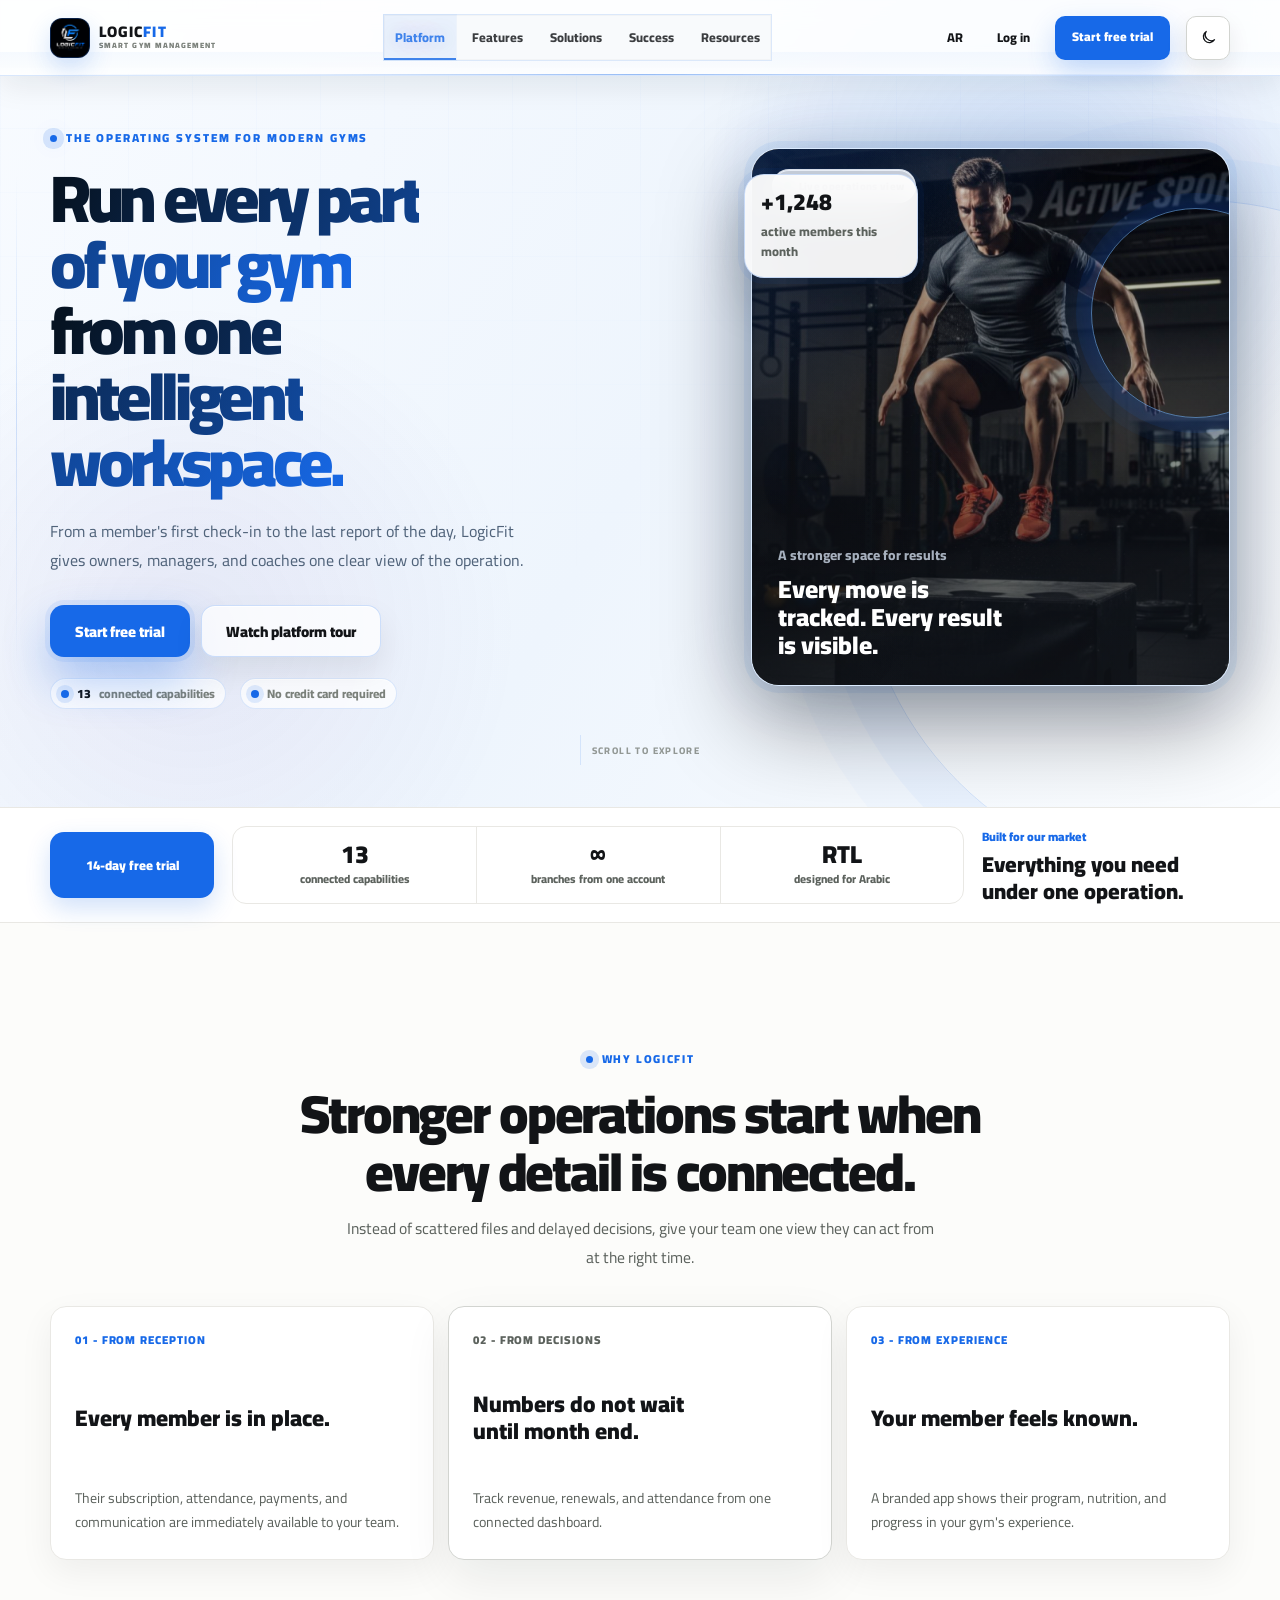
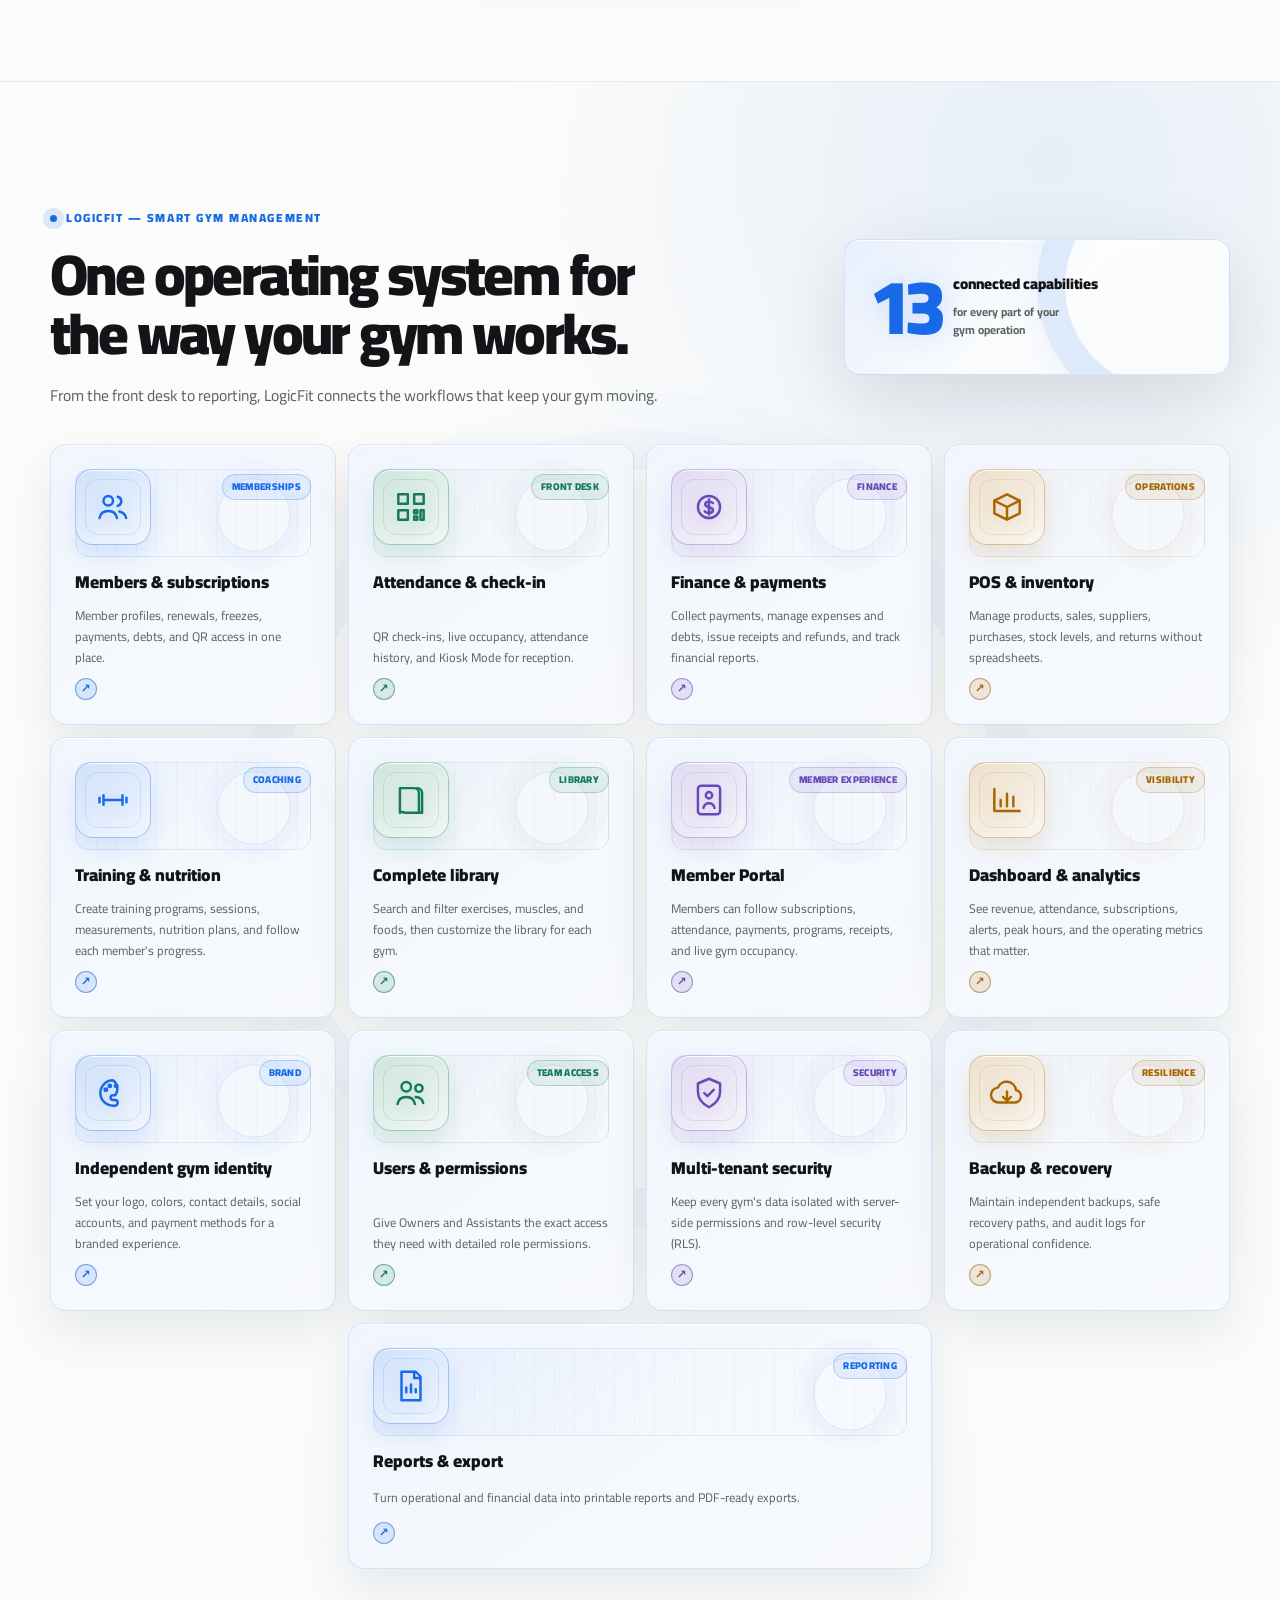
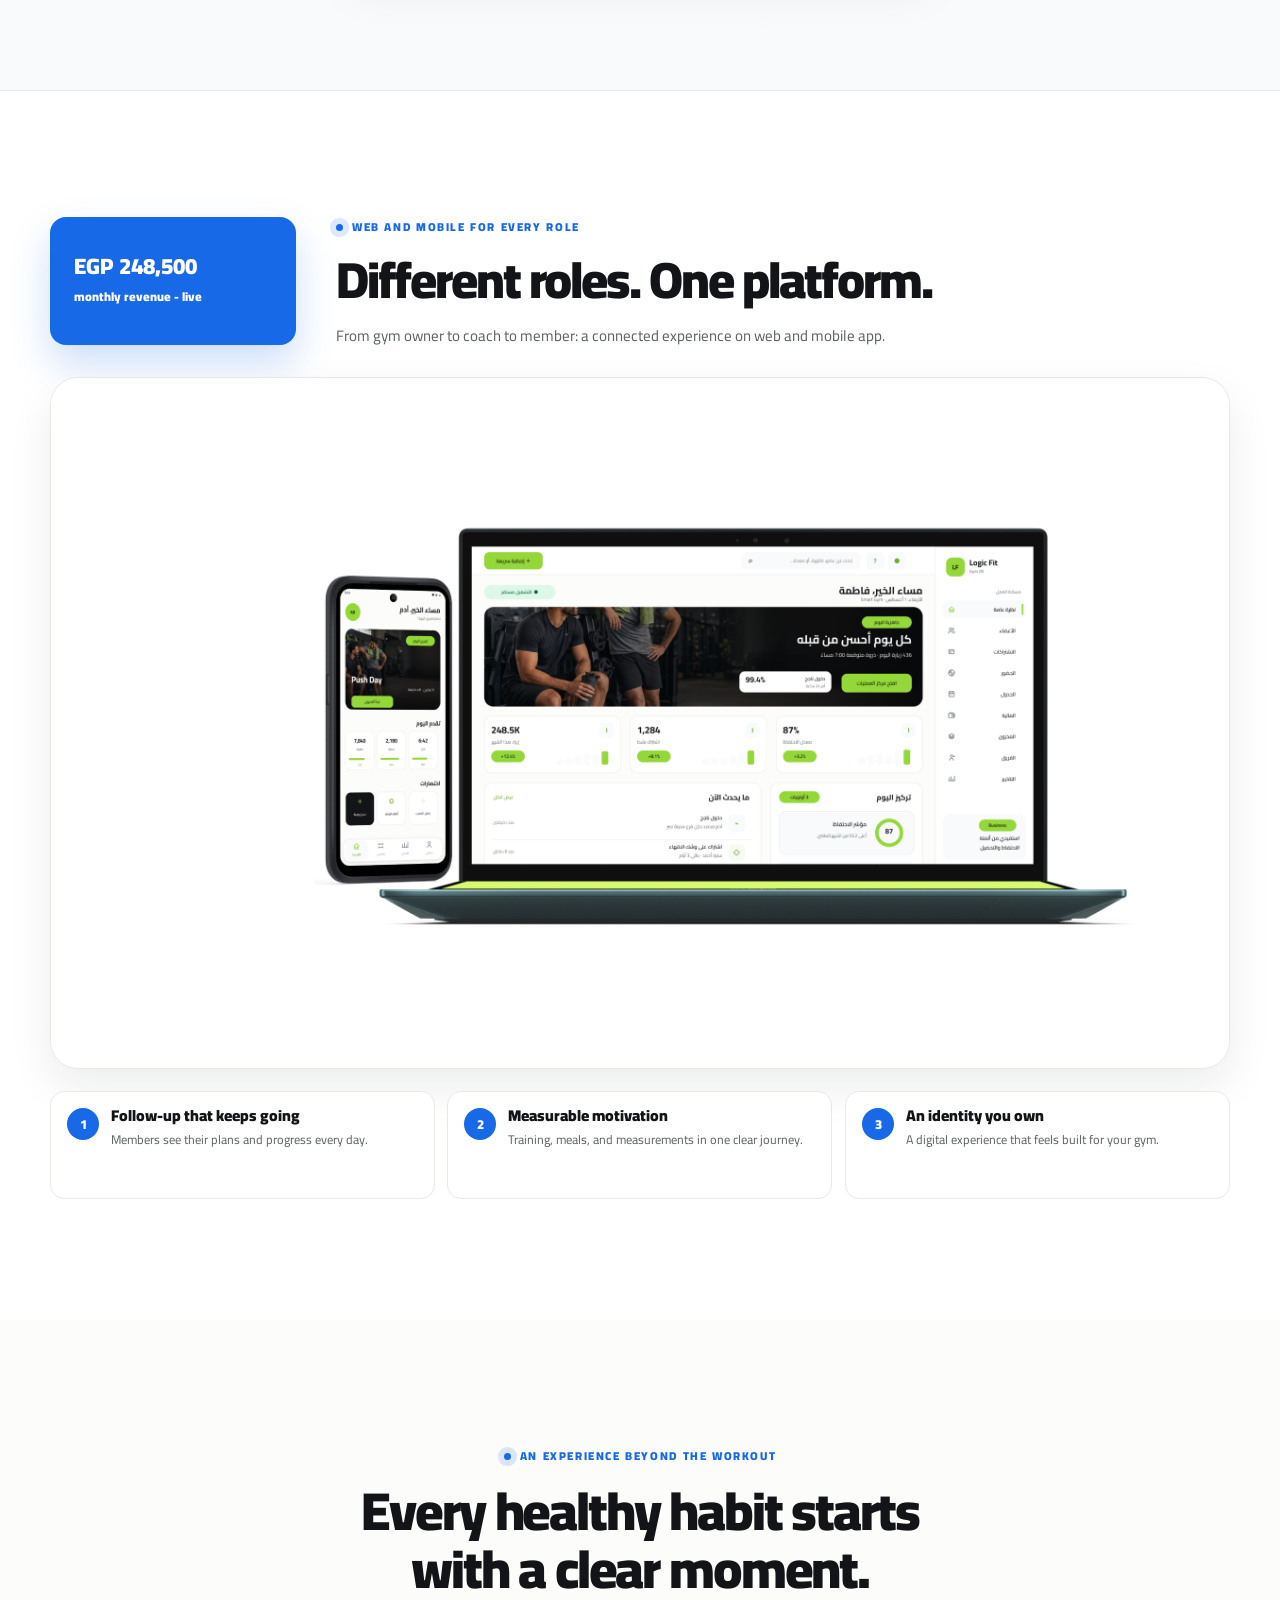
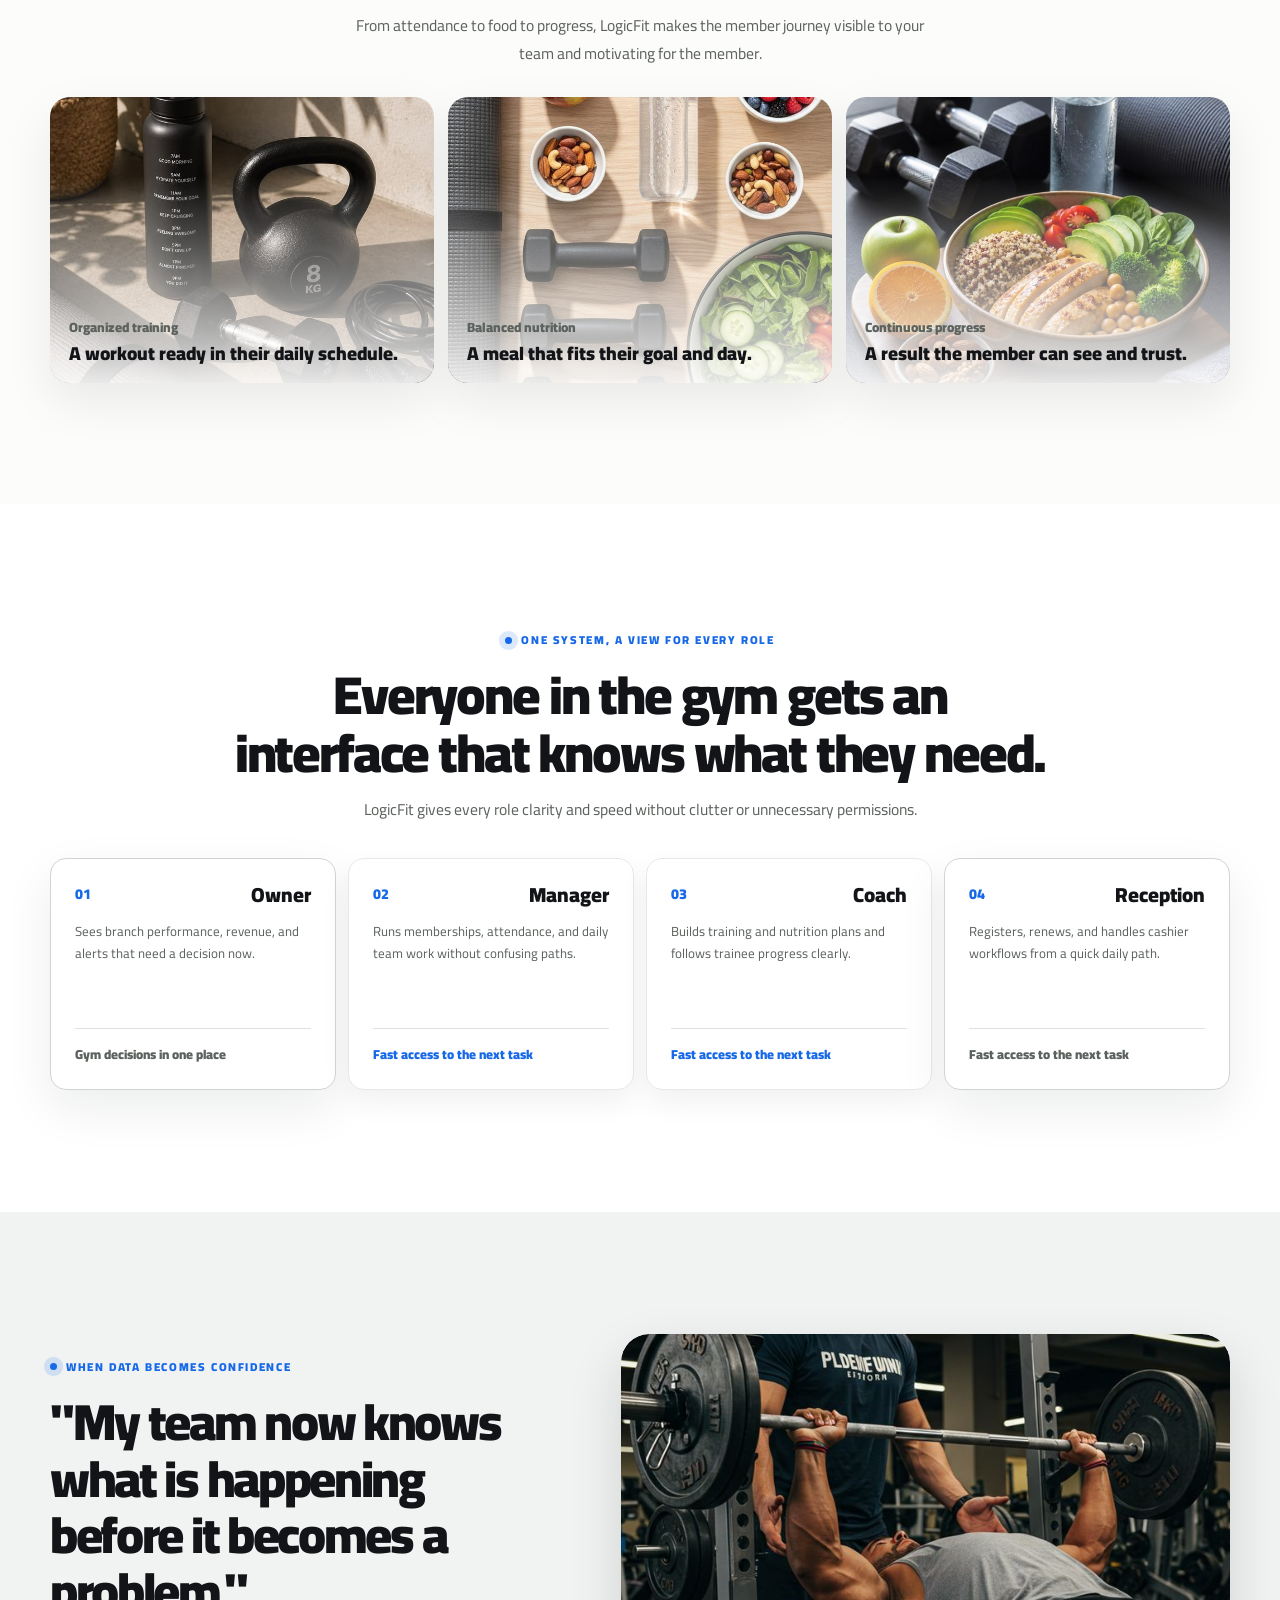
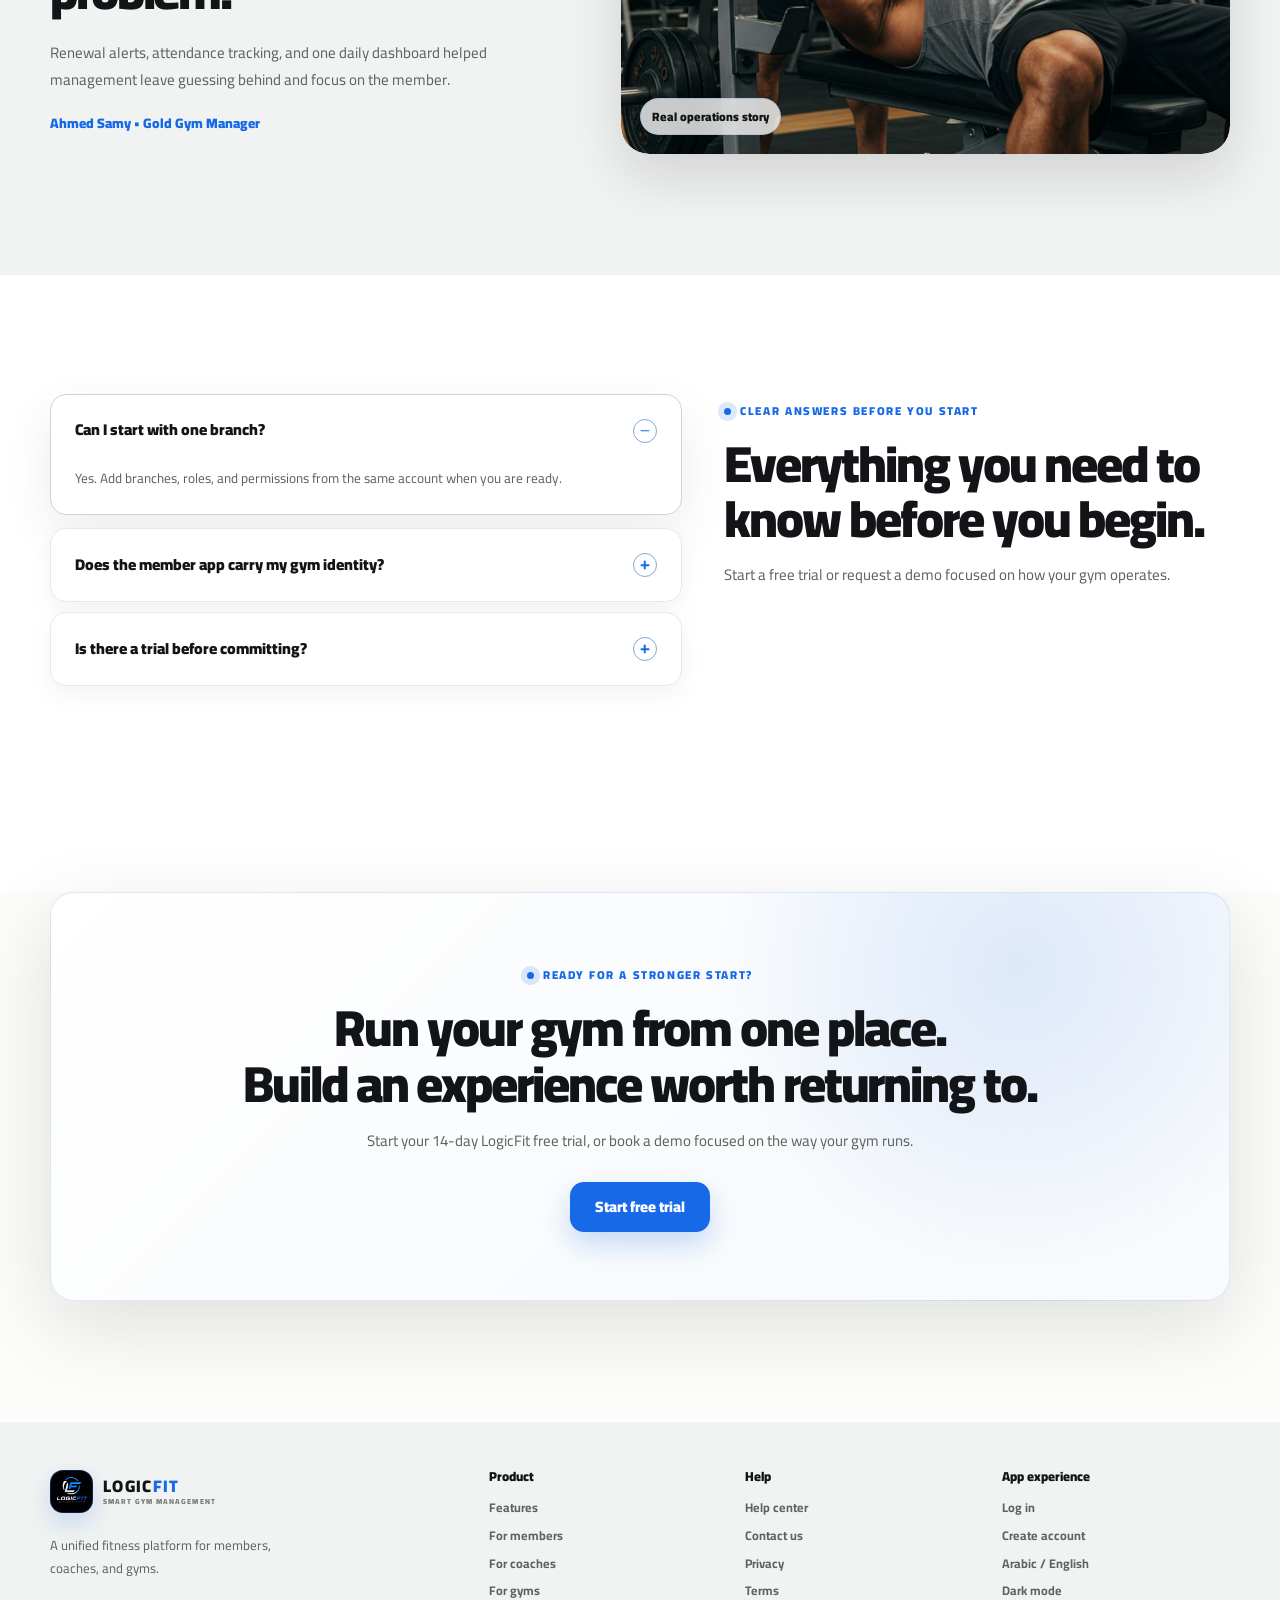
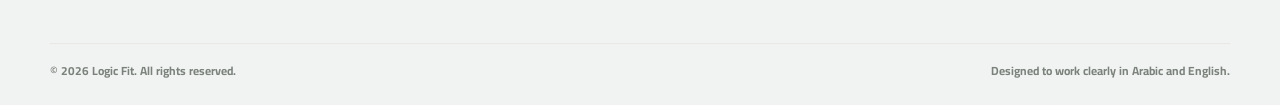
<file: index.html>
<!DOCTYPE html>
<html lang="en" dir="ltr">
<head>
  <meta charset="UTF-8">
  <meta name="viewport" content="width=device-width, initial-scale=1.0">
  <title>LogicFit - Smarter Gym Operations</title>
  <meta name="description" content="LogicFit connects members, subscriptions, attendance, coaching, nutrition, reporting, and a branded member app in one gym operating platform.">
  <link rel="preconnect" href="https://fonts.googleapis.com">
  <link rel="preconnect" href="https://fonts.gstatic.com" crossorigin>
  <link href="https://fonts.googleapis.com/css2?family=Cairo:wght@400;500;600;700;800;900&display=swap" rel="stylesheet">
  <link rel="icon" type="image/png" href="assets/brand/logicfit-new-logo.png">
  <meta name="theme-color" content="#1769E8">
  <script>
    (function () {
      try {
        var saved = localStorage.getItem('logicfit_theme');
        var theme = (saved === 'dark' || saved === 'light') ? saved : (window.matchMedia('(prefers-color-scheme: dark)').matches ? 'dark' : 'light');
        document.documentElement.dataset.theme = theme;
      } catch (error) {}
    })();
  </script>
  <link rel="stylesheet" href="assets/css/style.css">
</head>
<body>
  <a class="skip-link" href="#main-content">Skip to main content</a>
  <header class="hero-shell" id="home">
    <nav class="nav-v2" aria-label="Primary navigation">
      <a class="nav-brand" href="#home" aria-label="LogicFit home">
        <span class="nav-brand-mark" aria-hidden="true">
          <img src="assets/brand/logicfit-new-logo.png" alt="" width="1254" height="1254">
        </span>
        <span class="nav-brand-copy">
          <strong>LOGIC<span>FIT</span></strong>
          <small>SMART GYM MANAGEMENT</small>
        </span>
      </a>

      <div class="nav-links" id="navLinks" aria-label="Section links">
        <a href="#platform">Platform</a>
        <a href="#features">Features</a>
        <a href="#solutions">Solutions</a>
        <a href="#success">Success</a>
        <a href="#resources">Resources</a>
      </div>

      <div class="nav-controls">
        <a class="nav-language" href="ar/index.html" hreflang="ar">AR</a>
        <a class="nav-login" href="#start">Log in</a>
        <a class="btn btn-primary btn-nav" href="https://gym-membership-app-smoky.vercel.app/register-gym" target="_blank" rel="noopener noreferrer">Start free trial</a>
        <button class="theme-toggle" type="button" aria-label="Switch to dark theme" data-theme-toggle data-label-dark="Switch to dark theme" data-label-light="Switch to light theme">
          <svg class="theme-icon theme-icon-moon" viewBox="0 0 24 24" aria-hidden="true">
            <path d="M20.5 15.2A8.5 8.5 0 0 1 8.8 3.5 8.5 8.5 0 1 0 20.5 15.2Z"></path>
          </svg>
          <svg class="theme-icon theme-icon-sun" viewBox="0 0 24 24" aria-hidden="true">
            <circle cx="12" cy="12" r="4"></circle>
            <path d="M12 2.5v2M12 19.5v2M4.58 4.58 6 6M18 18l1.42 1.42M2.5 12h2M19.5 12h2M4.58 19.42 6 18M18 6l1.42-1.42"></path>
          </svg>
        </button>
      </div>

      <button class="menu-button" type="button" aria-label="Open menu" data-label-open="Open menu" data-label-close="Close menu" aria-controls="navLinks" aria-expanded="false" data-menu>
        <span></span><span></span><span></span>
      </button>
    </nav>

    <section class="hero-canvas">
      <div class="hero-media rv">
        <img src="assets/figma-next/hero-athlete.png" alt="Athlete training inside a gym" width="700" height="700" fetchpriority="high">
        <div class="media-scrim"></div>
        <div class="hero-media-badge"><span class="live-dot" aria-hidden="true"></span><span>Live operations view</span></div>
        <div class="image-caption">
          <span>A stronger space for results</span>
          <strong>Every move is tracked. Every result is visible.</strong>
        </div>
      </div>

      <div class="floating-metric rv">
        <strong data-count="1248" data-count-prefix="+">+1,248</strong>
        <span>active members this month</span>
      </div>

      <div class="hero-copy rv">
        <p class="section-kicker">THE OPERATING SYSTEM FOR MODERN GYMS</p>
        <h1><span class="hero-keyword">Run every part of your gym</span><br><span class="hero-highlight">from one intelligent workspace.</span></h1>
        <p>From a member's first check-in to the last report of the day, LogicFit gives owners, managers, and coaches one clear view of the operation.</p>
        <div class="hero-actions">
          <a class="btn btn-primary btn-large" href="https://gym-membership-app-smoky.vercel.app/register-gym" target="_blank" rel="noopener noreferrer">Start free trial</a>
          <a class="btn btn-secondary btn-large" href="#platform">Watch platform tour</a>
        </div>
        <div class="hero-proof-row" aria-label="LogicFit benefits">
          <span><i aria-hidden="true"></i><strong>13</strong> connected capabilities</span>
          <span><i aria-hidden="true"></i>No credit card required</span>
        </div>
      </div>
    </section>

    <div class="hero-scroll-cue" aria-hidden="true"><span></span><small>Scroll to explore</small></div>
  </header>

  <main id="main-content" tabindex="-1">
    <section class="proof-strip" id="platform">
      <div class="wrap proof-strip-grid">
        <div class="proof-badge">14-day free trial</div>
        <div class="proof-metrics" aria-label="LogicFit metrics">
          <article><strong data-count="13">13</strong><span>connected capabilities</span></article>
          <article><strong>∞</strong><span>branches from one account</span></article>
          <article><strong>RTL</strong><span>designed for Arabic</span></article>
        </div>
        <div class="proof-intro">
          <span>Built for our market</span>
          <h2>Everything you need<br>under one operation.</h2>
        </div>
      </div>
    </section>

    <section class="section centered-section" id="solutions">
      <div class="wrap">
        <p class="section-kicker">Why LogicFit</p>
        <h2>Stronger operations start when every detail is connected.</h2>
        <p class="section-lead">Instead of scattered files and delayed decisions, give your team one view they can act from at the right time.</p>
        <div class="outcome-grid">
          <article class="outcome-card rv">
            <span>01 - from reception</span>
            <h3>Every member is in place.</h3>
            <p>Their subscription, attendance, payments, and communication are immediately available to your team.</p>
          </article>
          <article class="outcome-card rv">
            <span>02 - from decisions</span>
            <h3>Numbers do not wait until month end.</h3>
            <p>Track revenue, renewals, and attendance from one connected dashboard.</p>
          </article>
          <article class="outcome-card rv">
            <span>03 - from experience</span>
            <h3>Your member feels known.</h3>
            <p>A branded app shows their program, nutrition, and progress in your gym's experience.</p>
          </article>
        </div>
      </div>
    </section>

    <section class="section features-section" id="features">
      <div class="wrap">
        <div class="features-head">
          <div class="features-summary rv" aria-label="13 connected capabilities">
            <span class="features-count">13</span>
            <div>
              <strong>connected capabilities</strong>
              <span>for every part of your gym operation</span>
            </div>
          </div>
          <div class="features-intro">
            <p class="section-kicker">LogicFit — Smart Gym Management</p>
            <h2>One operating system for the way your gym works.</h2>
            <p class="section-lead">From the front desk to reporting, LogicFit connects the workflows that keep your gym moving.</p>
          </div>
        </div>

        <div class="features-grid">
          <article class="feature-card rv">
            <div class="feature-card-top"><span class="feature-index" aria-hidden="true"><svg viewBox="0 0 24 24"><circle cx="9" cy="8" r="3"></circle><path d="M3.5 19c.5-3 2.3-4.5 5.5-4.5s5 1.5 5.5 4.5"></path><path d="M15 5.5a3 3 0 0 1 0 5.8M16 14.8c2.4.5 3.8 1.9 4.3 4.2"></path></svg></span><span class="feature-label">Memberships</span></div>
            <h3>Members &amp; subscriptions</h3>
            <p>Member profiles, renewals, freezes, payments, debts, and QR access in one place.</p>
          </article>
          <article class="feature-card rv">
            <div class="feature-card-top"><span class="feature-index" aria-hidden="true"><svg viewBox="0 0 24 24"><path d="M4 4h6v6H4zM14 4h6v6h-6zM4 14h6v6H4zM14 14h2v2h-2zM18 14h2v6h-2zM14 18h2v2h-2z"></path></svg></span><span class="feature-label">Front desk</span></div>
            <h3>Attendance &amp; check-in</h3>
            <p>QR check-ins, live occupancy, attendance history, and Kiosk Mode for reception.</p>
          </article>
          <article class="feature-card rv">
            <div class="feature-card-top"><span class="feature-index" aria-hidden="true"><svg viewBox="0 0 24 24"><circle cx="12" cy="12" r="7"></circle><path d="M14.5 9.5c-.6-.6-1.4-.9-2.5-.9-1.4 0-2.4.7-2.4 1.7 0 2.7 4.9 1.1 4.9 3.7 0 1-.9 1.7-2.5 1.7-1.1 0-2-.3-2.7-1"></path><path d="M12 7.3v9.4"></path></svg></span><span class="feature-label">Finance</span></div>
            <h3>Finance &amp; payments</h3>
            <p>Collect payments, manage expenses and debts, issue receipts and refunds, and track financial reports.</p>
          </article>
          <article class="feature-card rv">
            <div class="feature-card-top"><span class="feature-index" aria-hidden="true"><svg viewBox="0 0 24 24"><path d="m4 8 8-4 8 4-8 4-8-4Z"></path><path d="M4 8v8l8 4 8-4V8M12 12v8"></path></svg></span><span class="feature-label">Operations</span></div>
            <h3>POS &amp; inventory</h3>
            <p>Manage products, sales, suppliers, purchases, stock levels, and returns without spreadsheets.</p>
          </article>
          <article class="feature-card rv">
            <div class="feature-card-top"><span class="feature-index" aria-hidden="true"><svg viewBox="0 0 24 24"><path d="M6 9v6M3.5 10.5v3M18 9v6M20.5 10.5v3M6 12h12"></path></svg></span><span class="feature-label">Coaching</span></div>
            <h3>Training &amp; nutrition</h3>
            <p>Create training programs, sessions, measurements, nutrition plans, and follow each member's progress.</p>
          </article>
          <article class="feature-card rv">
            <div class="feature-card-top"><span class="feature-index" aria-hidden="true"><svg viewBox="0 0 24 24"><path d="M5 4.5h9a3 3 0 0 1 3 3V20H8a3 3 0 0 0-3 0V4.5Z"></path><path d="M17 20h2V7.5a3 3 0 0 0-3-3"></path></svg></span><span class="feature-label">Library</span></div>
            <h3>Complete library</h3>
            <p>Search and filter exercises, muscles, and foods, then customize the library for each gym.</p>
          </article>
          <article class="feature-card rv">
            <div class="feature-card-top"><span class="feature-index" aria-hidden="true"><svg viewBox="0 0 24 24"><rect x="5" y="3" width="14" height="18" rx="2"></rect><circle cx="12" cy="9" r="2"></circle><path d="M8.5 17c.4-2 1.6-3 3.5-3s3.1 1 3.5 3"></path></svg></span><span class="feature-label">Member experience</span></div>
            <h3>Member Portal</h3>
            <p>Members can follow subscriptions, attendance, payments, programs, receipts, and live gym occupancy.</p>
          </article>
          <article class="feature-card rv">
            <div class="feature-card-top"><span class="feature-index" aria-hidden="true"><svg viewBox="0 0 24 24"><path d="M4 19V5M4 19h16M8 16v-4M12 16V8M16 16v-6"></path></svg></span><span class="feature-label">Visibility</span></div>
            <h3>Dashboard &amp; analytics</h3>
            <p>See revenue, attendance, subscriptions, alerts, peak hours, and the operating metrics that matter.</p>
          </article>
          <article class="feature-card rv">
            <div class="feature-card-top"><span class="feature-index" aria-hidden="true"><svg viewBox="0 0 24 24"><path d="M12 4a8 8 0 0 0 0 16h1.2a1.8 1.8 0 0 0 0-3.6H12a1.5 1.5 0 0 1 0-3h1.4A6.6 6.6 0 0 0 12 4Z"></path><circle cx="7.5" cy="10" r=".8"></circle><circle cx="10" cy="7.5" r=".8"></circle><circle cx="14" cy="7.5" r=".8"></circle></svg></span><span class="feature-label">Brand</span></div>
            <h3>Independent gym identity</h3>
            <p>Set your logo, colors, contact details, social accounts, and payment methods for a branded experience.</p>
          </article>
          <article class="feature-card rv">
            <div class="feature-card-top"><span class="feature-index" aria-hidden="true"><svg viewBox="0 0 24 24"><circle cx="9" cy="8" r="3"></circle><circle cx="17" cy="9" r="2.3"></circle><path d="M3.5 19c.5-3 2.3-4.5 5.5-4.5s5 1.5 5.5 4.5M15 14.5c2.5.1 4.2 1.5 4.7 3.8"></path></svg></span><span class="feature-label">Team access</span></div>
            <h3>Users &amp; permissions</h3>
            <p>Give Owners and Assistants the exact access they need with detailed role permissions.</p>
          </article>
          <article class="feature-card rv">
            <div class="feature-card-top"><span class="feature-index" aria-hidden="true"><svg viewBox="0 0 24 24"><path d="M12 3 19 6v5c0 4.3-2.7 7.7-7 10-4.3-2.3-7-5.7-7-10V6l7-3Z"></path><path d="m9 12 2 2 4-4"></path></svg></span><span class="feature-label">Security</span></div>
            <h3>Multi-tenant security</h3>
            <p>Keep every gym's data isolated with server-side permissions and row-level security (RLS).</p>
          </article>
          <article class="feature-card rv">
            <div class="feature-card-top"><span class="feature-index" aria-hidden="true"><svg viewBox="0 0 24 24"><path d="M7 18h10a4 4 0 0 0 .7-7.9A6 6 0 0 0 6.2 8.6 4.5 4.5 0 0 0 7 18Z"></path><path d="M12 11v6M9.5 14.5 12 17l2.5-2.5"></path></svg></span><span class="feature-label">Resilience</span></div>
            <h3>Backup &amp; recovery</h3>
            <p>Maintain independent backups, safe recovery paths, and audit logs for operational confidence.</p>
          </article>
          <article class="feature-card rv">
            <div class="feature-card-top"><span class="feature-index" aria-hidden="true"><svg viewBox="0 0 24 24"><path d="M6 3h9l3 3v15H6zM14 3v4h4"></path><path d="M9 16v-3M12 16v-5M15 16v-2"></path></svg></span><span class="feature-label">Reporting</span></div>
            <h3>Reports &amp; export</h3>
            <p>Turn operational and financial data into printable reports and PDF-ready exports.</p>
          </article>
        </div>
      </div>
    </section>

    <section class="section showcase-section">
      <div class="wrap showcase-head">
        <div class="live-insight rv">
          <strong data-count="248500" data-count-prefix="EGP ">EGP 248,500</strong>
          <span>monthly revenue - live</span>
        </div>
        <div>
          <p class="section-kicker">Web and mobile for every role</p>
          <h2>Different roles. One platform.</h2>
          <p class="section-lead">From gym owner to coach to member: a connected experience on web and mobile app.</p>
        </div>
      </div>
      <div class="wrap showcase-frame rv">
        <img class="showcase-light" src="assets/figma-next/web-app-showcase.png" alt="LogicFit web dashboard and mobile app mockup" width="1248" height="690" loading="lazy" decoding="async">
        <img class="showcase-dark" src="assets/figma-next/web-app-showcase-dark.png" alt="LogicFit web dashboard and mobile app mockup in dark mode" width="960" height="683" loading="lazy" decoding="async">
      </div>
      <div class="wrap benefit-grid showcase-benefits">
        <article class="benefit-card rv"><b>1</b><div><h3>Follow-up that keeps going</h3><p>Members see their plans and progress every day.</p></div></article>
        <article class="benefit-card rv"><b>2</b><div><h3>Measurable motivation</h3><p>Training, meals, and measurements in one clear journey.</p></div></article>
        <article class="benefit-card rv"><b>3</b><div><h3>An identity you own</h3><p>A digital experience that feels built for your gym.</p></div></article>
      </div>
    </section>

    <section class="section centered-section journey-section">
      <div class="wrap">
        <p class="section-kicker">An experience beyond the workout</p>
        <h2>Every healthy habit starts with a clear moment.</h2>
        <p class="section-lead">From attendance to food to progress, LogicFit makes the member journey visible to your team and motivating for the member.</p>
        <div class="journey-grid">
          <article class="visual-card rv">
            <img src="assets/figma-next/journey-training.png" alt="Organized training inside a gym" width="736" height="1104" loading="lazy" decoding="async">
            <div><span>Organized training</span><h3>A workout ready in their daily schedule.</h3></div>
          </article>
          <article class="visual-card rv">
            <img src="assets/figma-next/journey-nutrition.png" alt="Healthy meal in a nutrition plan" width="736" height="1051" loading="lazy" decoding="async">
            <div><span>Balanced nutrition</span><h3>A meal that fits their goal and day.</h3></div>
          </article>
          <article class="visual-card rv">
            <img src="assets/figma-next/journey-progress.png" alt="Member progress tracking" width="736" height="981" loading="lazy" decoding="async">
            <div><span>Continuous progress</span><h3>A result the member can see and trust.</h3></div>
          </article>
        </div>
      </div>
    </section>

    <section class="section centered-section team-section">
      <div class="wrap">
        <p class="section-kicker">One system, a view for every role</p>
        <h2>Everyone in the gym gets an interface that knows what they need.</h2>
        <p class="section-lead">LogicFit gives every role clarity and speed without clutter or unnecessary permissions.</p>
        <div class="role-rail">
          <article class="role-tile rv"><div><b>01</b><h3>Owner</h3></div><p>Sees branch performance, revenue, and alerts that need a decision now.</p><span>Gym decisions in one place</span></article>
          <article class="role-tile rv"><div><b>02</b><h3>Manager</h3></div><p>Runs memberships, attendance, and daily team work without confusing paths.</p><span>Fast access to the next task</span></article>
          <article class="role-tile rv"><div><b>03</b><h3>Coach</h3></div><p>Builds training and nutrition plans and follows trainee progress clearly.</p><span>Fast access to the next task</span></article>
          <article class="role-tile rv"><div><b>04</b><h3>Reception</h3></div><p>Registers, renews, and handles cashier workflows from a quick daily path.</p><span>Fast access to the next task</span></article>
        </div>
      </div>
    </section>

    <section class="section story-section" id="success">
      <div class="wrap story-grid">
        <div class="story-photo rv">
          <img src="assets/figma-next/story-gym.png" alt="Gym management team reviewing operations" width="736" height="1051" loading="lazy" decoding="async">
          <span>Real operations story</span>
        </div>
        <div class="story-copy rv">
          <p class="section-kicker">When data becomes confidence</p>
          <blockquote>"My team now knows what is happening<br>before it becomes a problem."</blockquote>
          <p>Renewal alerts, attendance tracking, and one daily dashboard helped management leave guessing behind and focus on the member.</p>
          <cite>Ahmed Samy • Gold Gym Manager</cite>
        </div>
      </div>
    </section>

    <section class="section faq-section" id="resources">
      <div class="wrap faq-grid">
        <div class="faq-list">
          <article class="faq-card featured rv is-open" data-faq-item>
            <button class="faq-trigger" type="button" data-faq-trigger aria-expanded="true" aria-controls="faq-answer-1">
              <span>Can I start with one branch?</span>
              <span class="faq-trigger-icon" aria-hidden="true"></span>
            </button>
            <div class="faq-answer" id="faq-answer-1"><p>Yes. Add branches, roles, and permissions from the same account when you are ready.</p></div>
          </article>
          <article class="faq-card rv" data-faq-item>
            <button class="faq-trigger" type="button" data-faq-trigger aria-expanded="false" aria-controls="faq-answer-2">
              <span>Does the member app carry my gym identity?</span>
              <span class="faq-trigger-icon" aria-hidden="true"></span>
            </button>
            <div class="faq-answer" id="faq-answer-2"><p>Yes. Your logo, colors, contact details, social accounts, and payment methods can shape the member experience.</p></div>
          </article>
          <article class="faq-card rv" data-faq-item>
            <button class="faq-trigger" type="button" data-faq-trigger aria-expanded="false" aria-controls="faq-answer-3">
              <span>Is there a trial before committing?</span>
              <span class="faq-trigger-icon" aria-hidden="true"></span>
            </button>
            <div class="faq-answer" id="faq-answer-3"><p>Yes. Start with the 14-day free trial before choosing the right next step for your gym.</p></div>
          </article>
          <article class="faq-card rv" data-faq-item>
            <button class="faq-trigger" type="button" data-faq-trigger aria-expanded="false" aria-controls="faq-answer-4">
              <span>Does LogicFit fully support Arabic?</span>
              <span class="faq-trigger-icon" aria-hidden="true"></span>
            </button>
            <div class="faq-answer" id="faq-answer-4"><p>Yes. LogicFit is designed for Arabic and English, including a dedicated RTL experience.</p></div>
          </article>
        </div>
        <div class="faq-copy rv">
          <p class="section-kicker">Clear answers before you start</p>
          <h2>Everything you need to know before you begin.</h2>
          <p>Start a free trial or request a demo focused on how your gym operates.</p>
        </div>
      </div>
    </section>

    <section class="section cta-section" id="start">
      <div class="wrap cta-card rv">
        <p class="section-kicker">Ready for a stronger start?</p>
        <h2>Run your gym from one place.<br>Build an experience worth returning to.</h2>
        <p>Start your 14-day LogicFit free trial, or book a demo focused on the way your gym runs.</p>
        <a class="btn btn-primary btn-large" href="https://gym-membership-app-smoky.vercel.app/register-gym" target="_blank" rel="noopener noreferrer">Start free trial</a>
      </div>
    </section>
  </main>

  <aside class="mobile-cta" aria-label="Start your free trial">
    <div class="mobile-cta-copy">
      <strong>Start your 14-day trial</strong>
      <span>One clear workspace for your gym</span>
    </div>
    <a class="btn btn-primary" href="https://gym-membership-app-smoky.vercel.app/register-gym" target="_blank" rel="noopener noreferrer">Start free trial</a>
  </aside>

  <footer class="site-footer">
    <div class="wrap footer-grid">
      <div class="footer-brand">
        <a class="footer-brand-lockup" href="#home" aria-label="LogicFit home">
          <span class="footer-brand-mark" aria-hidden="true"><img src="assets/brand/logicfit-new-logo.png" alt="" width="1254" height="1254"></span>
          <span class="footer-brand-copy"><strong>LOGIC<span>FIT</span></strong><small>SMART GYM MANAGEMENT</small></span>
        </a>
        <p>A unified fitness platform for members, coaches, and gyms.</p>
      </div>
      <div>
        <h2>Product</h2>
        <a href="#features">Features</a>
        <a href="#platform">For members</a>
        <a href="#solutions">For coaches</a>
        <a href="#solutions">For gyms</a>
      </div>
      <div>
        <h2>Help</h2>
        <a href="#resources">Help center</a>
        <a href="#start">Contact us</a>
        <a href="#resources">Privacy</a>
        <a href="#resources">Terms</a>
      </div>
      <div>
        <h2>App experience</h2>
        <a href="#start">Log in</a>
        <a href="#start">Create account</a>
        <a href="ar/index.html">Arabic / English</a>
        <a href="#home" data-theme-link data-label-dark="Dark mode" data-label-light="Light mode">Dark mode</a>
      </div>
    </div>
    <div class="wrap footer-bottom">
      <span>© 2026 Logic Fit. All rights reserved.</span>
      <span>Designed to work clearly in Arabic and English.</span>
    </div>
  </footer>

  <script src="assets/js/main.js" defer></script>
</body>
</html>
</file>
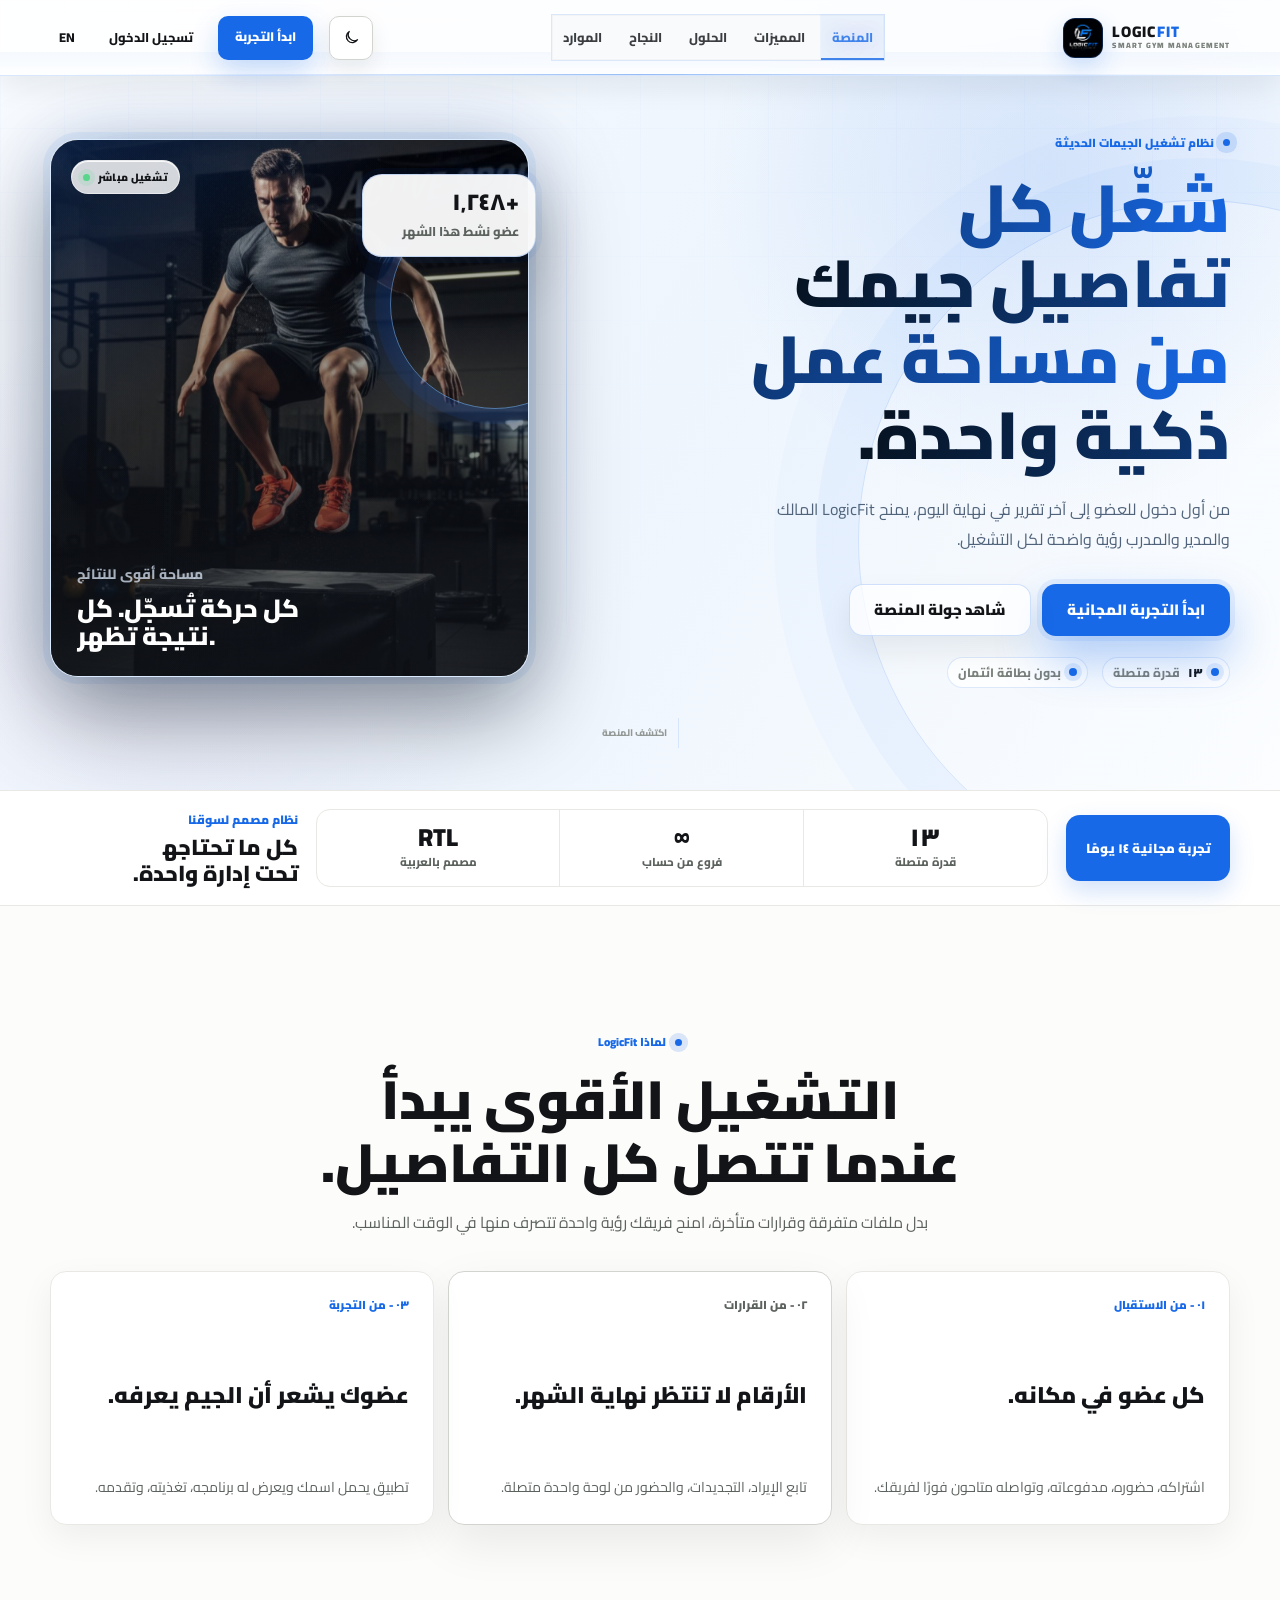
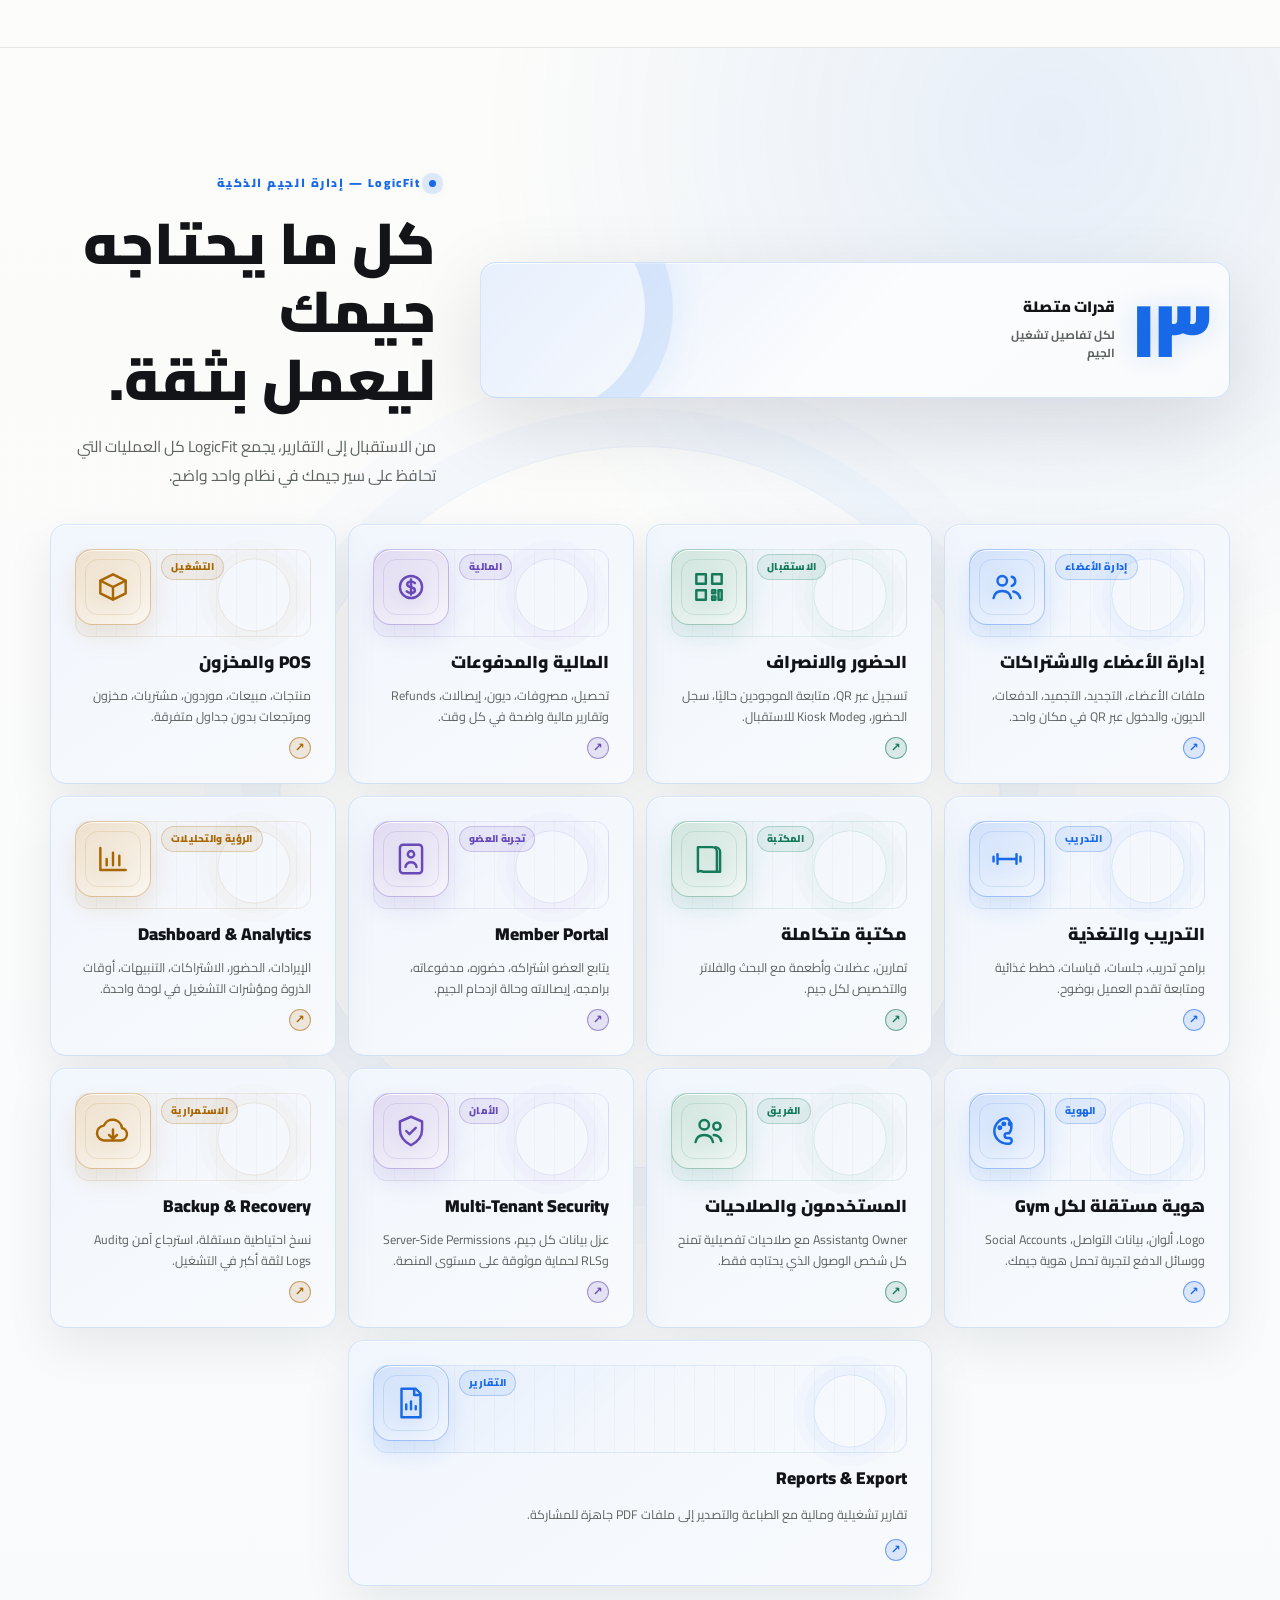
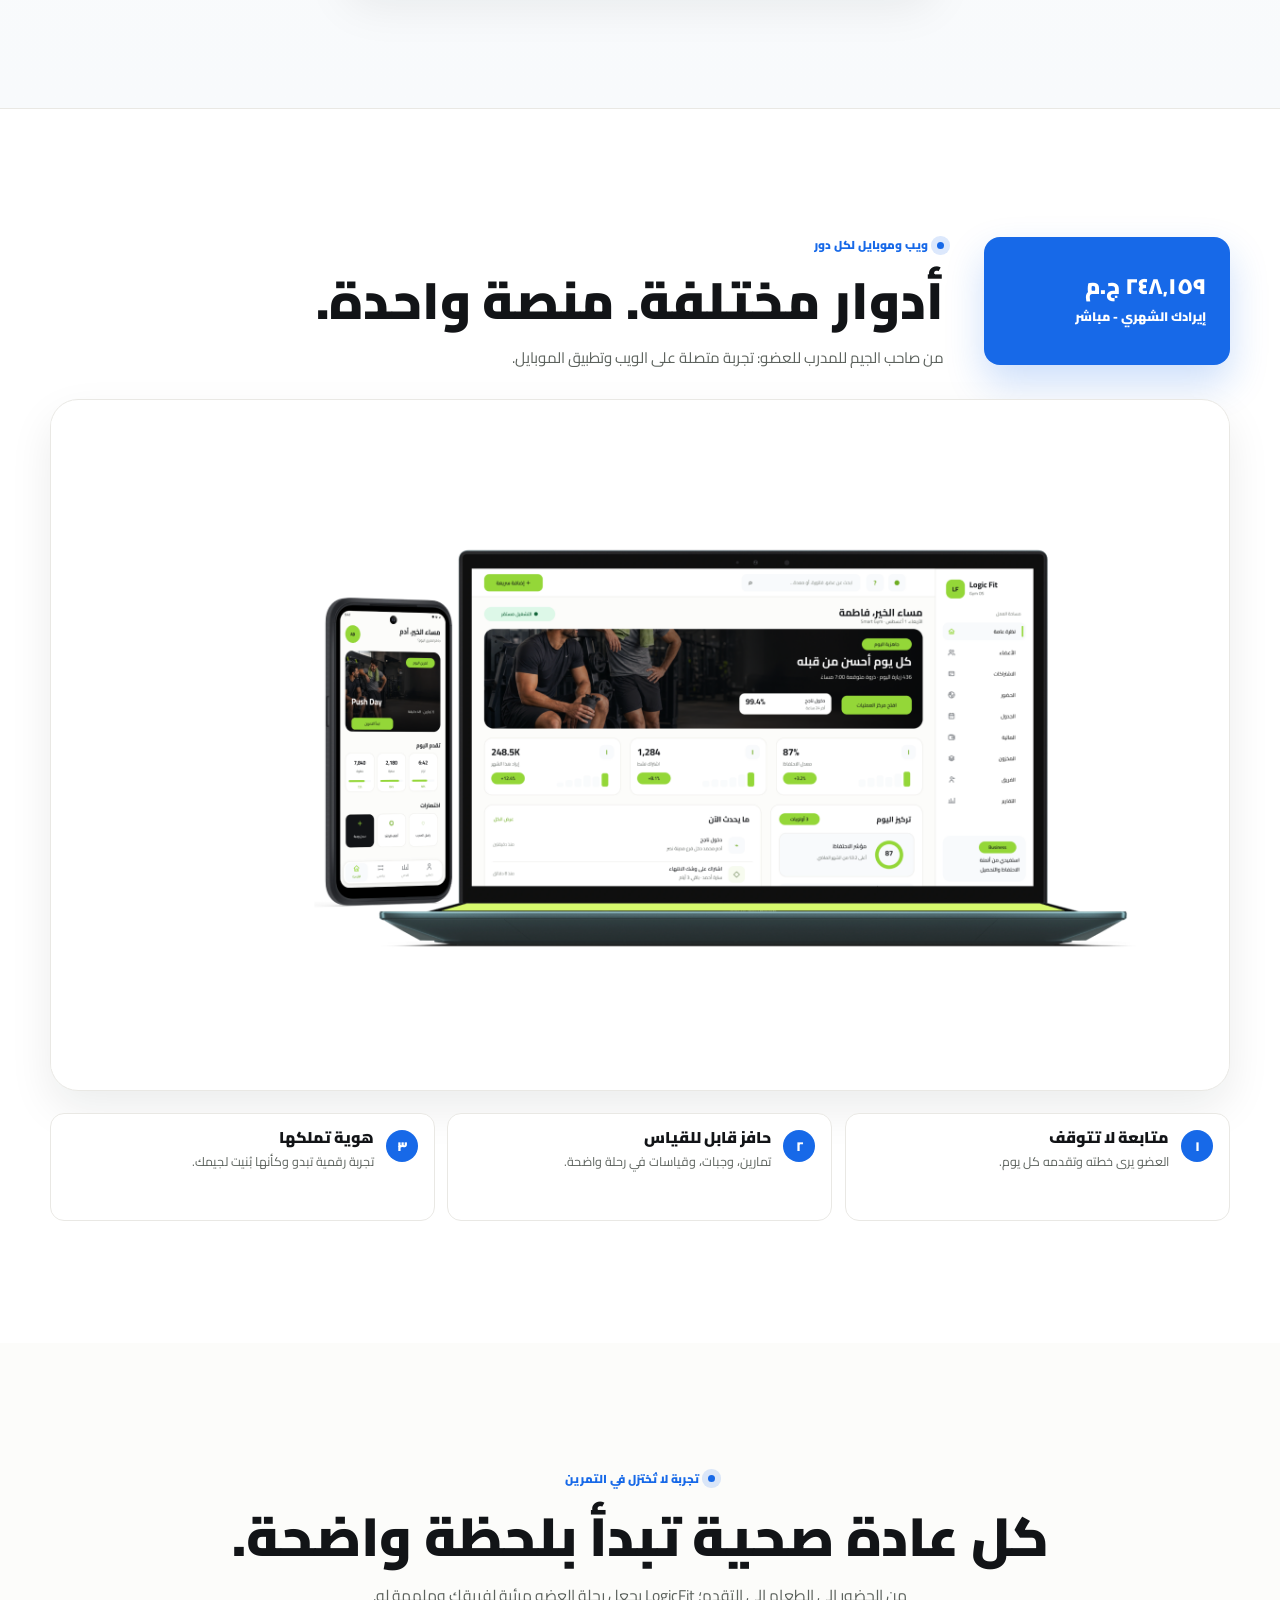
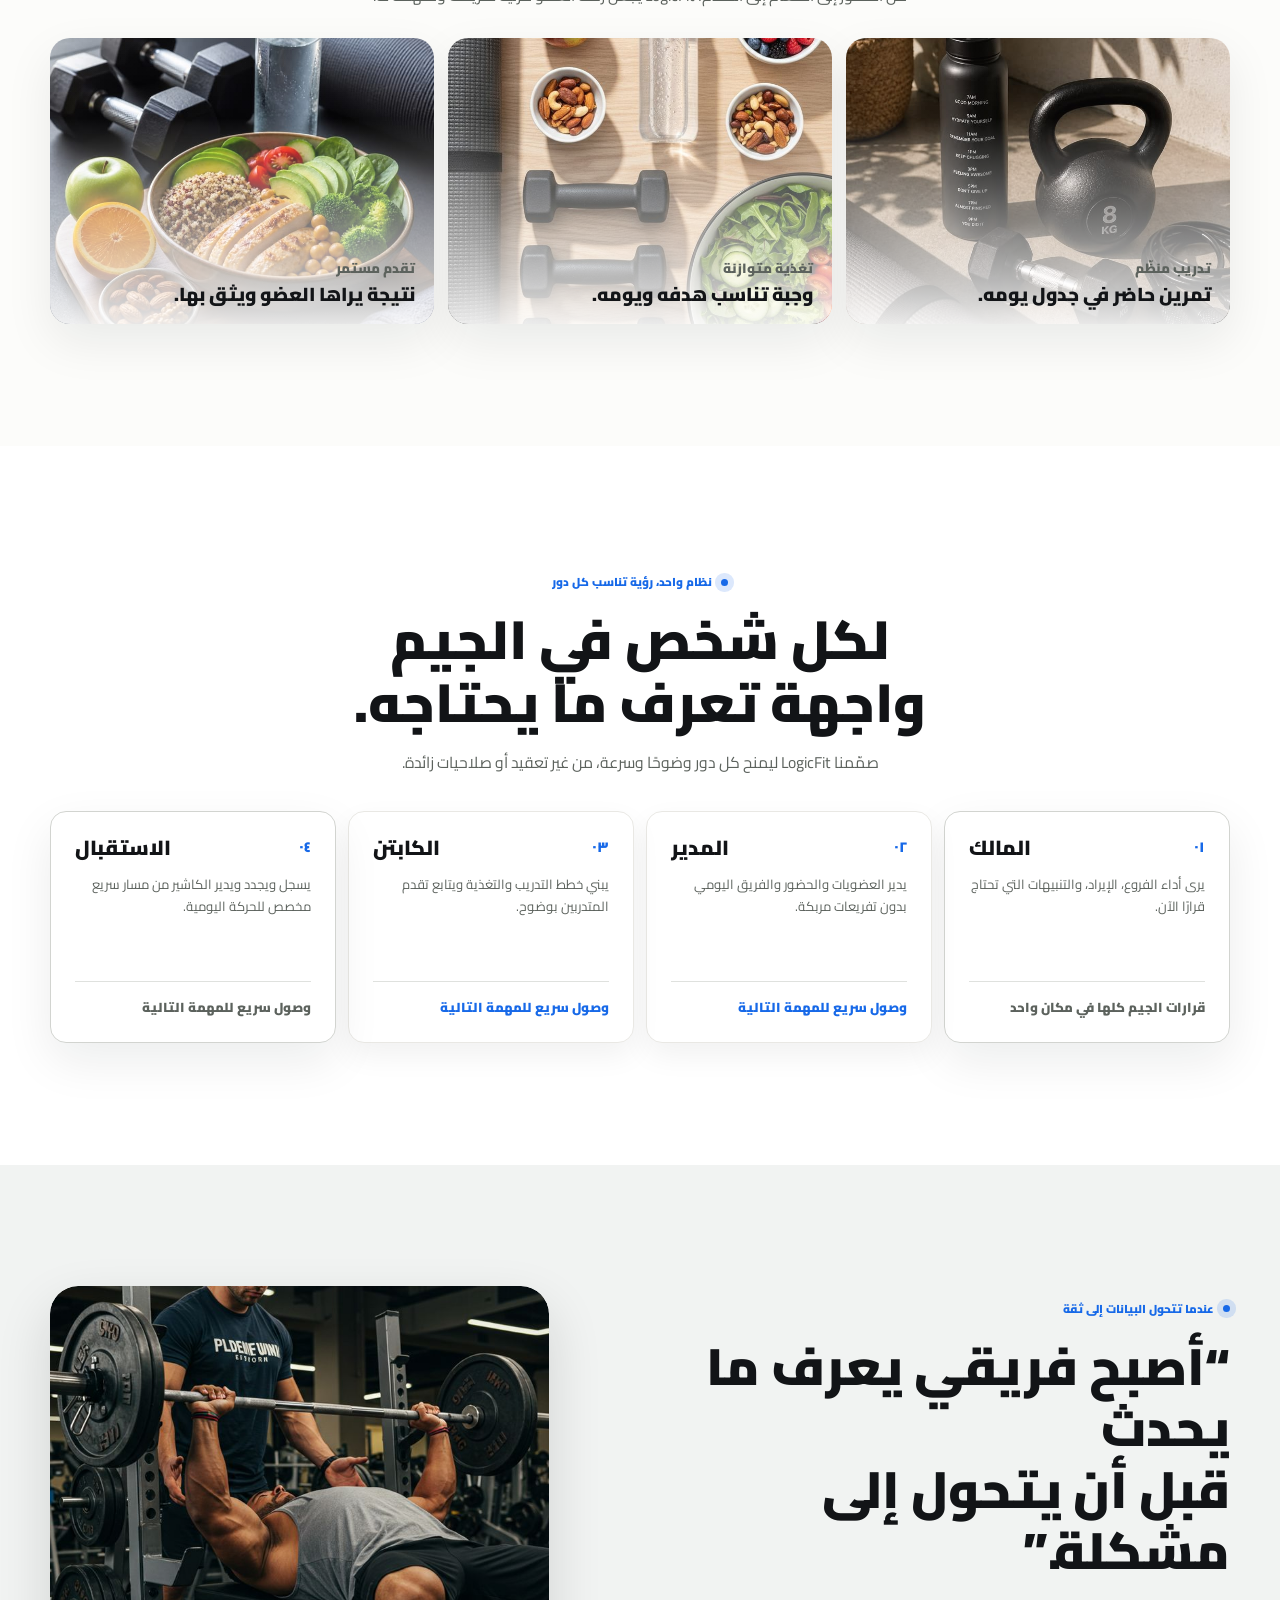
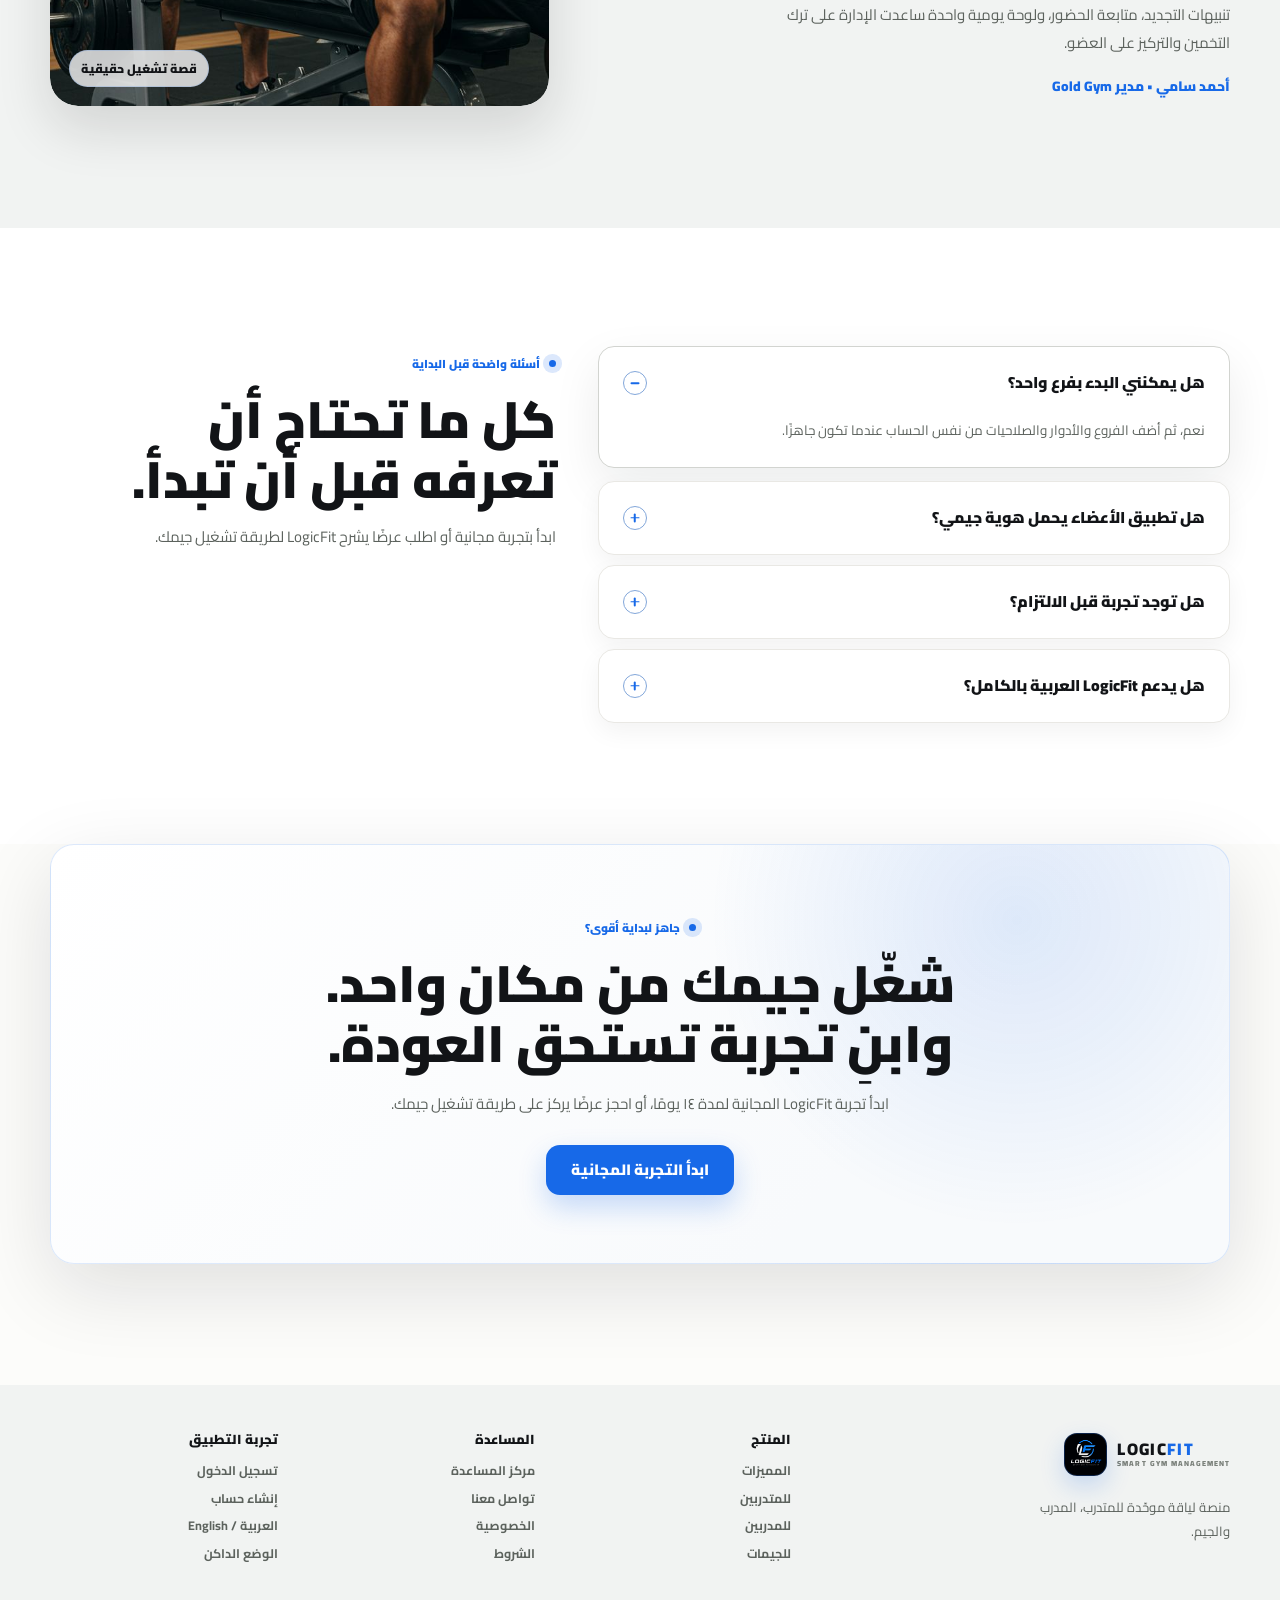
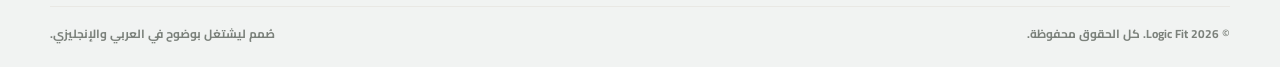
<file: ar/index.html>
<!DOCTYPE html>
<html lang="ar" dir="rtl">
<head>
  <meta charset="UTF-8">
  <meta name="viewport" content="width=device-width, initial-scale=1.0">
  <title>LogicFit - تشغيل أذكى للجيم</title>
  <meta name="description" content="LogicFit يجعل تشغيل الجيم أسهل وأوضح: أعضاء، اشتراكات، حضور، تدريب، تغذية، تقارير، وتطبيق أعضاء يحمل هوية الجيم.">
  <link rel="preconnect" href="https://fonts.googleapis.com">
  <link rel="preconnect" href="https://fonts.gstatic.com" crossorigin>
  <link href="https://fonts.googleapis.com/css2?family=Cairo:wght@400;500;600;700;800;900&display=swap" rel="stylesheet">
  <link rel="icon" type="image/png" href="../assets/brand/logicfit-new-logo.png">
  <meta name="theme-color" content="#1769E8">
  <script>
    (function () {
      try {
        var saved = localStorage.getItem('logicfit_theme');
        var theme = (saved === 'dark' || saved === 'light') ? saved : (window.matchMedia('(prefers-color-scheme: dark)').matches ? 'dark' : 'light');
        document.documentElement.dataset.theme = theme;
      } catch (error) {}
    })();
  </script>
  <link rel="stylesheet" href="../assets/css/style.css">
</head>
<body>
  <a class="skip-link" href="#main-content">تخطى إلى المحتوى الرئيسي</a>
  <header class="hero-shell" id="home">
    <nav class="nav-v2" aria-label="التنقل الرئيسي">
      <a class="nav-brand" href="#home" aria-label="LogicFit الرئيسية">
        <span class="nav-brand-mark" aria-hidden="true">
          <img src="../assets/brand/logicfit-new-logo.png" alt="" width="1254" height="1254">
        </span>
        <span class="nav-brand-copy">
          <strong>LOGIC<span>FIT</span></strong>
          <small>SMART GYM MANAGEMENT</small>
        </span>
      </a>

      <div class="nav-links" id="navLinks" aria-label="روابط الأقسام">
        <a href="#platform">المنصة</a>
        <a href="#features">المميزات</a>
        <a href="#solutions">الحلول</a>
        <a href="#success">النجاح</a>
        <a href="#resources">الموارد</a>
      </div>

      <div class="nav-controls">
        <a class="nav-language" href="../index.html" hreflang="en">EN</a>
        <a class="nav-login" href="#start">تسجيل الدخول</a>
        <a class="btn btn-primary btn-nav" href="https://gym-membership-app-smoky.vercel.app/register-gym" target="_blank" rel="noopener noreferrer">ابدأ التجربة</a>
        <button class="theme-toggle" type="button" aria-label="تفعيل الوضع الداكن" data-theme-toggle data-label-dark="تفعيل الوضع الداكن" data-label-light="تفعيل الوضع الفاتح">
          <svg class="theme-icon theme-icon-moon" viewBox="0 0 24 24" aria-hidden="true">
            <path d="M20.5 15.2A8.5 8.5 0 0 1 8.8 3.5 8.5 8.5 0 1 0 20.5 15.2Z"></path>
          </svg>
          <svg class="theme-icon theme-icon-sun" viewBox="0 0 24 24" aria-hidden="true">
            <circle cx="12" cy="12" r="4"></circle>
            <path d="M12 2.5v2M12 19.5v2M4.58 4.58 6 6M18 18l1.42 1.42M2.5 12h2M19.5 12h2M4.58 19.42 6 18M18 6l1.42-1.42"></path>
          </svg>
        </button>
      </div>

      <button class="menu-button" type="button" aria-label="فتح القائمة" data-label-open="فتح القائمة" data-label-close="إغلاق القائمة" aria-controls="navLinks" aria-expanded="false" data-menu>
        <span></span><span></span><span></span>
      </button>
    </nav>

    <section class="hero-canvas">
      <div class="hero-media rv">
        <img src="../assets/figma-next/hero-athlete.png" alt="رياضي يتدرب داخل الجيم" width="700" height="700" fetchpriority="high">
        <div class="media-scrim"></div>
        <div class="hero-media-badge"><span class="live-dot" aria-hidden="true"></span><span>تشغيل مباشر</span></div>
        <div class="image-caption">
          <span>مساحة أقوى للنتائج</span>
          <strong>كل حركة تُسجّل. كل نتيجة تظهر.</strong>
        </div>
      </div>

      <div class="floating-metric rv">
        <strong data-count="1248" data-count-prefix="+">+١٬٢٤٨</strong>
        <span>عضو نشط هذا الشهر</span>
      </div>

      <div class="hero-copy rv">
        <p class="section-kicker">نظام تشغيل الجيمات الحديثة</p>
        <h1><span class="hero-keyword">شغّل كل تفاصيل جيمك</span><br><span class="hero-highlight">من مساحة عمل ذكية واحدة.</span></h1>
        <p>من أول دخول للعضو إلى آخر تقرير في نهاية اليوم، يمنح LogicFit المالك والمدير والمدرب رؤية واضحة لكل التشغيل.</p>
        <div class="hero-actions">
          <a class="btn btn-primary btn-large" href="https://gym-membership-app-smoky.vercel.app/register-gym" target="_blank" rel="noopener noreferrer">ابدأ التجربة المجانية</a>
          <a class="btn btn-secondary btn-large" href="#platform">شاهد جولة المنصة</a>
        </div>
        <div class="hero-proof-row" aria-label="مميزات LogicFit">
          <span><i aria-hidden="true"></i><strong>١٣</strong> قدرة متصلة</span>
          <span><i aria-hidden="true"></i>بدون بطاقة ائتمان</span>
        </div>
      </div>
    </section>

    <div class="hero-scroll-cue" aria-hidden="true"><span></span><small>اكتشف المنصة</small></div>
  </header>

  <main id="main-content" tabindex="-1">
    <section class="proof-strip" id="platform">
      <div class="wrap proof-strip-grid">
        <div class="proof-badge">تجربة مجانية ١٤ يومًا</div>
        <div class="proof-metrics" aria-label="مؤشرات LogicFit">
          <article><strong data-count="13">١٣</strong><span>قدرة متصلة</span></article>
          <article><strong>∞</strong><span>فروع من حساب</span></article>
          <article><strong>RTL</strong><span>مصمم بالعربية</span></article>
        </div>
        <div class="proof-intro">
          <span>نظام مصمم لسوقنا</span>
          <h2>كل ما تحتاجه<br>تحت إدارة واحدة.</h2>
        </div>
      </div>
    </section>

    <section class="section centered-section" id="solutions">
      <div class="wrap">
        <p class="section-kicker">لماذا LogicFit</p>
        <h2>التشغيل الأقوى يبدأ عندما تتصل كل التفاصيل.</h2>
        <p class="section-lead">بدل ملفات متفرقة وقرارات متأخرة، امنح فريقك رؤية واحدة تتصرف منها في الوقت المناسب.</p>
        <div class="outcome-grid">
          <article class="outcome-card rv">
            <span>٠١ - من الاستقبال</span>
            <h3>كل عضو في مكانه.</h3>
            <p>اشتراكه، حضوره، مدفوعاته، وتواصله متاحون فورًا لفريقك.</p>
          </article>
          <article class="outcome-card rv">
            <span>٠٢ - من القرارات</span>
            <h3>الأرقام لا تنتظر نهاية الشهر.</h3>
            <p>تابع الإيراد، التجديدات، والحضور من لوحة واحدة متصلة.</p>
          </article>
          <article class="outcome-card rv">
            <span>٠٣ - من التجربة</span>
            <h3>عضوك يشعر أن الجيم يعرفه.</h3>
            <p>تطبيق يحمل اسمك ويعرض له برنامجه، تغذيته، وتقدمه.</p>
          </article>
        </div>
      </div>
    </section>

    <section class="section features-section" id="features">
      <div class="wrap">
        <div class="features-head">
          <div class="features-summary rv" aria-label="١٣ قدرة متصلة">
            <span class="features-count">١٣</span>
            <div>
              <strong>قدرات متصلة</strong>
              <span>لكل تفاصيل تشغيل الجيم</span>
            </div>
          </div>
          <div class="features-intro">
            <p class="section-kicker">LogicFit — إدارة الجيم الذكية</p>
            <h2>كل ما يحتاجه جيمك ليعمل بثقة.</h2>
            <p class="section-lead">من الاستقبال إلى التقارير، يجمع LogicFit كل العمليات التي تحافظ على سير جيمك في نظام واحد واضح.</p>
          </div>
        </div>

        <div class="features-grid">
          <article class="feature-card rv">
            <div class="feature-card-top"><span class="feature-index" aria-hidden="true"><svg viewBox="0 0 24 24"><circle cx="9" cy="8" r="3"></circle><path d="M3.5 19c.5-3 2.3-4.5 5.5-4.5s5 1.5 5.5 4.5"></path><path d="M15 5.5a3 3 0 0 1 0 5.8M16 14.8c2.4.5 3.8 1.9 4.3 4.2"></path></svg></span><span class="feature-label">إدارة الأعضاء</span></div>
            <h3>إدارة الأعضاء والاشتراكات</h3>
            <p>ملفات الأعضاء، التجديد، التجميد، الدفعات، الديون، والدخول عبر QR في مكان واحد.</p>
          </article>
          <article class="feature-card rv">
            <div class="feature-card-top"><span class="feature-index" aria-hidden="true"><svg viewBox="0 0 24 24"><path d="M4 4h6v6H4zM14 4h6v6h-6zM4 14h6v6H4zM14 14h2v2h-2zM18 14h2v6h-2zM14 18h2v2h-2z"></path></svg></span><span class="feature-label">الاستقبال</span></div>
            <h3>الحضور والانصراف</h3>
            <p>تسجيل عبر QR، متابعة الموجودين حاليًا، سجل الحضور، وKiosk Mode للاستقبال.</p>
          </article>
          <article class="feature-card rv">
            <div class="feature-card-top"><span class="feature-index" aria-hidden="true"><svg viewBox="0 0 24 24"><circle cx="12" cy="12" r="7"></circle><path d="M14.5 9.5c-.6-.6-1.4-.9-2.5-.9-1.4 0-2.4.7-2.4 1.7 0 2.7 4.9 1.1 4.9 3.7 0 1-.9 1.7-2.5 1.7-1.1 0-2-.3-2.7-1"></path><path d="M12 7.3v9.4"></path></svg></span><span class="feature-label">المالية</span></div>
            <h3>المالية والمدفوعات</h3>
            <p>تحصيل، مصروفات، ديون، إيصالات، Refunds وتقارير مالية واضحة في كل وقت.</p>
          </article>
          <article class="feature-card rv">
            <div class="feature-card-top"><span class="feature-index" aria-hidden="true"><svg viewBox="0 0 24 24"><path d="m4 8 8-4 8 4-8 4-8-4Z"></path><path d="M4 8v8l8 4 8-4V8M12 12v8"></path></svg></span><span class="feature-label">التشغيل</span></div>
            <h3>POS والمخزون</h3>
            <p>منتجات، مبيعات، موردون، مشتريات، مخزون ومرتجعات بدون جداول متفرقة.</p>
          </article>
          <article class="feature-card rv">
            <div class="feature-card-top"><span class="feature-index" aria-hidden="true"><svg viewBox="0 0 24 24"><path d="M6 9v6M3.5 10.5v3M18 9v6M20.5 10.5v3M6 12h12"></path></svg></span><span class="feature-label">التدريب</span></div>
            <h3>التدريب والتغذية</h3>
            <p>برامج تدريب، جلسات، قياسات، خطط غذائية ومتابعة تقدم العميل بوضوح.</p>
          </article>
          <article class="feature-card rv">
            <div class="feature-card-top"><span class="feature-index" aria-hidden="true"><svg viewBox="0 0 24 24"><path d="M5 4.5h9a3 3 0 0 1 3 3V20H8a3 3 0 0 0-3 0V4.5Z"></path><path d="M17 20h2V7.5a3 3 0 0 0-3-3"></path></svg></span><span class="feature-label">المكتبة</span></div>
            <h3>مكتبة متكاملة</h3>
            <p>تمارين، عضلات وأطعمة مع البحث والفلاتر والتخصيص لكل جيم.</p>
          </article>
          <article class="feature-card rv">
            <div class="feature-card-top"><span class="feature-index" aria-hidden="true"><svg viewBox="0 0 24 24"><rect x="5" y="3" width="14" height="18" rx="2"></rect><circle cx="12" cy="9" r="2"></circle><path d="M8.5 17c.4-2 1.6-3 3.5-3s3.1 1 3.5 3"></path></svg></span><span class="feature-label">تجربة العضو</span></div>
            <h3>Member Portal</h3>
            <p>يتابع العضو اشتراكه، حضوره، مدفوعاته، برامجه، إيصالاته وحالة ازدحام الجيم.</p>
          </article>
          <article class="feature-card rv">
            <div class="feature-card-top"><span class="feature-index" aria-hidden="true"><svg viewBox="0 0 24 24"><path d="M4 19V5M4 19h16M8 16v-4M12 16V8M16 16v-6"></path></svg></span><span class="feature-label">الرؤية والتحليلات</span></div>
            <h3>Dashboard &amp; Analytics</h3>
            <p>الإيرادات، الحضور، الاشتراكات، التنبيهات، أوقات الذروة ومؤشرات التشغيل في لوحة واحدة.</p>
          </article>
          <article class="feature-card rv">
            <div class="feature-card-top"><span class="feature-index" aria-hidden="true"><svg viewBox="0 0 24 24"><path d="M12 4a8 8 0 0 0 0 16h1.2a1.8 1.8 0 0 0 0-3.6H12a1.5 1.5 0 0 1 0-3h1.4A6.6 6.6 0 0 0 12 4Z"></path><circle cx="7.5" cy="10" r=".8"></circle><circle cx="10" cy="7.5" r=".8"></circle><circle cx="14" cy="7.5" r=".8"></circle></svg></span><span class="feature-label">الهوية</span></div>
            <h3>هوية مستقلة لكل Gym</h3>
            <p>Logo، ألوان، بيانات التواصل، Social Accounts ووسائل الدفع لتجربة تحمل هوية جيمك.</p>
          </article>
          <article class="feature-card rv">
            <div class="feature-card-top"><span class="feature-index" aria-hidden="true"><svg viewBox="0 0 24 24"><circle cx="9" cy="8" r="3"></circle><circle cx="17" cy="9" r="2.3"></circle><path d="M3.5 19c.5-3 2.3-4.5 5.5-4.5s5 1.5 5.5 4.5M15 14.5c2.5.1 4.2 1.5 4.7 3.8"></path></svg></span><span class="feature-label">الفريق</span></div>
            <h3>المستخدمون والصلاحيات</h3>
            <p>Owner وAssistant مع صلاحيات تفصيلية تمنح كل شخص الوصول الذي يحتاجه فقط.</p>
          </article>
          <article class="feature-card rv">
            <div class="feature-card-top"><span class="feature-index" aria-hidden="true"><svg viewBox="0 0 24 24"><path d="M12 3 19 6v5c0 4.3-2.7 7.7-7 10-4.3-2.3-7-5.7-7-10V6l7-3Z"></path><path d="m9 12 2 2 4-4"></path></svg></span><span class="feature-label">الأمان</span></div>
            <h3>Multi-Tenant Security</h3>
            <p>عزل بيانات كل جيم، Server-Side Permissions وRLS لحماية موثوقة على مستوى المنصة.</p>
          </article>
          <article class="feature-card rv">
            <div class="feature-card-top"><span class="feature-index" aria-hidden="true"><svg viewBox="0 0 24 24"><path d="M7 18h10a4 4 0 0 0 .7-7.9A6 6 0 0 0 6.2 8.6 4.5 4.5 0 0 0 7 18Z"></path><path d="M12 11v6M9.5 14.5 12 17l2.5-2.5"></path></svg></span><span class="feature-label">الاستمرارية</span></div>
            <h3>Backup &amp; Recovery</h3>
            <p>نسخ احتياطية مستقلة، استرجاع آمن وAudit Logs لثقة أكبر في التشغيل.</p>
          </article>
          <article class="feature-card rv">
            <div class="feature-card-top"><span class="feature-index" aria-hidden="true"><svg viewBox="0 0 24 24"><path d="M6 3h9l3 3v15H6zM14 3v4h4"></path><path d="M9 16v-3M12 16v-5M15 16v-2"></path></svg></span><span class="feature-label">التقارير</span></div>
            <h3>Reports &amp; Export</h3>
            <p>تقارير تشغيلية ومالية مع الطباعة والتصدير إلى ملفات PDF جاهزة للمشاركة.</p>
          </article>
        </div>
      </div>
    </section>

    <section class="section showcase-section">
      <div class="wrap showcase-head">
        <div class="live-insight rv">
          <strong data-count="248500" data-count-suffix=" ج.م">٢٤٨٬٥٠٠ ج.م</strong>
          <span>إيرادك الشهري - مباشر</span>
        </div>
        <div>
          <p class="section-kicker">ويب وموبايل لكل دور</p>
          <h2>أدوار مختلفة. منصة واحدة.</h2>
          <p class="section-lead">من صاحب الجيم للمدرب للعضو: تجربة متصلة على الويب وتطبيق الموبايل.</p>
        </div>
      </div>
      <div class="wrap showcase-frame rv">
        <img class="showcase-light" src="../assets/figma-next/web-app-showcase.png" alt="واجهة LogicFit على الويب وتطبيق الموبايل" width="1248" height="690" loading="lazy" decoding="async">
        <img class="showcase-dark" src="../assets/figma-next/web-app-showcase-dark.png" alt="واجهة LogicFit على الويب وتطبيق الموبايل في الوضع الداكن" width="960" height="683" loading="lazy" decoding="async">
      </div>
      <div class="wrap benefit-grid showcase-benefits">
        <article class="benefit-card rv"><b>١</b><div><h3>متابعة لا تتوقف</h3><p>العضو يرى خطته وتقدمه كل يوم.</p></div></article>
        <article class="benefit-card rv"><b>٢</b><div><h3>حافز قابل للقياس</h3><p>تمارين، وجبات، وقياسات في رحلة واضحة.</p></div></article>
        <article class="benefit-card rv"><b>٣</b><div><h3>هوية تملكها</h3><p>تجربة رقمية تبدو وكأنها بُنيت لجيمك.</p></div></article>
      </div>
    </section>

    <section class="section centered-section journey-section">
      <div class="wrap">
        <p class="section-kicker">تجربة لا تُختزل في التمرين</p>
        <h2>كل عادة صحية تبدأ بلحظة واضحة.</h2>
        <p class="section-lead">من الحضور إلى الطعام إلى التقدم؛ LogicFit يجعل رحلة العضو مرئية لفريقك وملهمة له.</p>
        <div class="journey-grid">
          <article class="visual-card rv">
            <img src="../assets/figma-next/journey-training.png" alt="تدريب منظم داخل الجيم" width="736" height="1104" loading="lazy" decoding="async">
            <div><span>تدريب منظّم</span><h3>تمرين حاضر في جدول يومه.</h3></div>
          </article>
          <article class="visual-card rv">
            <img src="../assets/figma-next/journey-nutrition.png" alt="وجبة صحية ضمن خطة التغذية" width="736" height="1051" loading="lazy" decoding="async">
            <div><span>تغذية متوازنة</span><h3>وجبة تناسب هدفه ويومه.</h3></div>
          </article>
          <article class="visual-card rv">
            <img src="../assets/figma-next/journey-progress.png" alt="متابعة تقدم العضو" width="736" height="981" loading="lazy" decoding="async">
            <div><span>تقدم مستمر</span><h3>نتيجة يراها العضو ويثق بها.</h3></div>
          </article>
        </div>
      </div>
    </section>

    <section class="section centered-section team-section">
      <div class="wrap">
        <p class="section-kicker">نظام واحد، رؤية تناسب كل دور</p>
        <h2>لكل شخص في الجيم واجهة تعرف ما يحتاجه.</h2>
        <p class="section-lead">صمّمنا LogicFit ليمنح كل دور وضوحًا وسرعة، من غير تعقيد أو صلاحيات زائدة.</p>
        <div class="role-rail">
          <article class="role-tile rv"><div><b>٠١</b><h3>المالك</h3></div><p>يرى أداء الفروع، الإيراد، والتنبيهات التي تحتاج قرارًا الآن.</p><span>قرارات الجيم كلها في مكان واحد</span></article>
          <article class="role-tile rv"><div><b>٠٢</b><h3>المدير</h3></div><p>يدير العضويات والحضور والفريق اليومي بدون تفريعات مربكة.</p><span>وصول سريع للمهمة التالية</span></article>
          <article class="role-tile rv"><div><b>٠٣</b><h3>الكابتن</h3></div><p>يبني خطط التدريب والتغذية ويتابع تقدم المتدربين بوضوح.</p><span>وصول سريع للمهمة التالية</span></article>
          <article class="role-tile rv"><div><b>٠٤</b><h3>الاستقبال</h3></div><p>يسجل ويجدد ويدير الكاشير من مسار سريع مخصص للحركة اليومية.</p><span>وصول سريع للمهمة التالية</span></article>
        </div>
      </div>
    </section>

    <section class="section story-section" id="success">
      <div class="wrap story-grid">
        <div class="story-photo rv">
          <img src="../assets/figma-next/story-gym.png" alt="إدارة جيم تتابع التشغيل اليومي" width="736" height="1051" loading="lazy" decoding="async">
          <span>قصة تشغيل حقيقية</span>
        </div>
        <div class="story-copy rv">
          <p class="section-kicker">عندما تتحول البيانات إلى ثقة</p>
          <blockquote>“أصبح فريقي يعرف ما يحدث<br>قبل أن يتحول إلى مشكلة.”</blockquote>
          <p>تنبيهات التجديد، متابعة الحضور، ولوحة يومية واحدة ساعدت الإدارة على ترك التخمين والتركيز على العضو.</p>
          <cite>أحمد سامي • مدير Gold Gym</cite>
        </div>
      </div>
    </section>

    <section class="section faq-section" id="resources">
      <div class="wrap faq-grid">
        <div class="faq-list">
          <article class="faq-card featured rv is-open" data-faq-item>
            <button class="faq-trigger" type="button" data-faq-trigger aria-expanded="true" aria-controls="faq-answer-1">
              <span>هل يمكنني البدء بفرع واحد؟</span>
              <span class="faq-trigger-icon" aria-hidden="true"></span>
            </button>
            <div class="faq-answer" id="faq-answer-1"><p>نعم، ثم أضف الفروع والأدوار والصلاحيات من نفس الحساب عندما تكون جاهزًا.</p></div>
          </article>
          <article class="faq-card rv" data-faq-item>
            <button class="faq-trigger" type="button" data-faq-trigger aria-expanded="false" aria-controls="faq-answer-2">
              <span>هل تطبيق الأعضاء يحمل هوية جيمي؟</span>
              <span class="faq-trigger-icon" aria-hidden="true"></span>
            </button>
            <div class="faq-answer" id="faq-answer-2"><p>نعم. يمكنك تخصيص الشعار والألوان وبيانات التواصل والحسابات الاجتماعية ووسائل الدفع لتظهر التجربة بهوية جيمك.</p></div>
          </article>
          <article class="faq-card rv" data-faq-item>
            <button class="faq-trigger" type="button" data-faq-trigger aria-expanded="false" aria-controls="faq-answer-3">
              <span>هل توجد تجربة قبل الالتزام؟</span>
              <span class="faq-trigger-icon" aria-hidden="true"></span>
            </button>
            <div class="faq-answer" id="faq-answer-3"><p>نعم. ابدأ بتجربة مجانية لمدة ١٤ يومًا قبل اختيار الخطوة المناسبة لجيمك.</p></div>
          </article>
          <article class="faq-card rv" data-faq-item>
            <button class="faq-trigger" type="button" data-faq-trigger aria-expanded="false" aria-controls="faq-answer-4">
              <span>هل يدعم LogicFit العربية بالكامل؟</span>
              <span class="faq-trigger-icon" aria-hidden="true"></span>
            </button>
            <div class="faq-answer" id="faq-answer-4"><p>نعم. صُمم LogicFit للعربية والإنجليزية مع تجربة RTL كاملة.</p></div>
          </article>
        </div>
        <div class="faq-copy rv">
          <p class="section-kicker">أسئلة واضحة قبل البداية</p>
          <h2>كل ما تحتاج أن تعرفه قبل أن تبدأ.</h2>
          <p>ابدأ بتجربة مجانية أو اطلب عرضًا يشرح LogicFit لطريقة تشغيل جيمك.</p>
        </div>
      </div>
    </section>

    <section class="section cta-section" id="start">
      <div class="wrap cta-card rv">
        <p class="section-kicker">جاهز لبداية أقوى؟</p>
        <h2>شغّل جيمك من مكان واحد.<br>وابنِ تجربة تستحق العودة.</h2>
        <p>ابدأ تجربة LogicFit المجانية لمدة ١٤ يومًا، أو احجز عرضًا يركز على طريقة تشغيل جيمك.</p>
        <a class="btn btn-primary btn-large" href="https://gym-membership-app-smoky.vercel.app/register-gym" target="_blank" rel="noopener noreferrer">ابدأ التجربة المجانية</a>
      </div>
    </section>
  </main>

  <aside class="mobile-cta" aria-label="ابدأ تجربتك المجانية">
    <div class="mobile-cta-copy">
      <strong>ابدأ تجربتك لمدة ١٤ يومًا</strong>
      <span>مساحة عمل واحدة وواضحة لجيمك</span>
    </div>
    <a class="btn btn-primary" href="https://gym-membership-app-smoky.vercel.app/register-gym" target="_blank" rel="noopener noreferrer">ابدأ التجربة المجانية</a>
  </aside>

  <footer class="site-footer">
    <div class="wrap footer-grid">
      <div class="footer-brand">
        <a class="footer-brand-lockup" href="#home" aria-label="LogicFit الرئيسية">
          <span class="footer-brand-mark" aria-hidden="true"><img src="../assets/brand/logicfit-new-logo.png" alt="" width="1254" height="1254"></span>
          <span class="footer-brand-copy"><strong>LOGIC<span>FIT</span></strong><small>SMART GYM MANAGEMENT</small></span>
        </a>
        <p>منصة لياقة موحّدة للمتدرب، المدرب والجيم.</p>
      </div>
      <div>
        <h2>المنتج</h2>
        <a href="#features">المميزات</a>
        <a href="#platform">للمتدربين</a>
        <a href="#solutions">للمدربين</a>
        <a href="#solutions">للجيمات</a>
      </div>
      <div>
        <h2>المساعدة</h2>
        <a href="#resources">مركز المساعدة</a>
        <a href="#start">تواصل معنا</a>
        <a href="#resources">الخصوصية</a>
        <a href="#resources">الشروط</a>
      </div>
      <div>
        <h2>تجربة التطبيق</h2>
        <a href="#start">تسجيل الدخول</a>
        <a href="#start">إنشاء حساب</a>
        <a href="../index.html">العربية / English</a>
        <a href="#home" data-theme-link data-label-dark="الوضع الداكن" data-label-light="الوضع الفاتح">الوضع الداكن</a>
      </div>
    </div>
    <div class="wrap footer-bottom">
      <span>© 2026 Logic Fit. كل الحقوق محفوظة.</span>
      <span>صُمم ليشتغل بوضوح في العربي والإنجليزي.</span>
    </div>
  </footer>

  <script src="../assets/js/main.js" defer></script>
</body>
</html>
</file>
<file: assets/css/style.css>
/* LogicFit Next Gen landing page */

:root {
  color-scheme: light;
  --lf-background-canvas: #fcfcfa;
  --lf-background-surface: #ffffff;
  --lf-background-subtle: #f8fafc;
  --lf-background-sunken: #f1f3f2;
  --lf-background-raised: #ffffff;
  --lf-border-default: #d2d4d0;
  --lf-border-subtle: #e9e8e4;
  --lf-text-primary: #121417;
  --lf-text-secondary: #5c625d;
  --lf-text-muted: #7b817b;
  --lf-action-primary-background: #1769E8;
  --lf-text-brand: #1769E8;
  --lf-action-primary-text: #ffffff;
  --lf-dark-panel: #121417;
  --lf-dark-panel-soft: #1a1d24;
  --lf-dark-text: #fcfcfa;
  --lf-dark-muted: #d2d4d0;
  --lf-shadow-soft: 0 18px 48px rgba(18, 20, 23, 0.08);
  --lf-shadow-card: 0 24px 80px rgba(18, 20, 23, 0.12);
  --lf-shadow-strong: 0 32px 120px rgba(18, 20, 23, 0.2);
  --lf-color-success: #1e9e69;
  --lf-color-warning: #b97812;
  --lf-color-danger: #c23b49;
  --lf-color-info: #1769e8;
  --lf-color-ink: #061322;
  --lf-color-ink-deep: #020b18;
  --lf-color-blue-soft: #65acff;
  --lf-color-surface: #ffffff;
  --lf-color-canvas: #f7f9fc;
  --lf-primary-rgb: 23, 105, 232;
  --lf-space-1: 4px;
  --lf-space-2: 8px;
  --lf-space-3: 12px;
  --lf-space-4: 16px;
  --lf-space-5: 20px;
  --lf-space-6: 24px;
  --lf-space-7: 32px;
  --lf-space-8: 40px;
  --lf-radius-sm: 10px;
  --lf-radius-md: 14px;
  --lf-radius-lg: 20px;
  --lf-radius-xl: 28px;
  --lf-focus-ring: 0 0 0 4px rgba(23, 105, 232, 0.2);
  --lf-content-max: 1180px;
  --lf-max: 1120px;
  --lf-nav-height: 76px;
  --lf-nav-compact-height: 62px;
  --lf-anchor-offset: 88px;
  --lf-font: "Cairo", system-ui, -apple-system, BlinkMacSystemFont, "Segoe UI", sans-serif;
}

html[data-theme="dark"] {
  color-scheme: dark;
  --lf-background-canvas: #121417;
  --lf-background-surface: #1a1d24;
  --lf-background-subtle: #272a2c;
  --lf-background-sunken: #000000;
  --lf-background-raised: #272a2c;
  --lf-border-default: #414640;
  --lf-border-subtle: #272a2c;
  --lf-text-primary: #fcfcfa;
  --lf-text-secondary: #d2d4d0;
  --lf-text-muted: #aeb3ad;
  --lf-color-success: #53d79a;
  --lf-color-warning: #f4c461;
  --lf-color-danger: #ff7c89;
  --lf-color-info: #6aabff;
  --lf-color-surface: #1a1d24;
  --lf-color-canvas: #121417;
  --lf-focus-ring: 0 0 0 4px rgba(85, 157, 255, 0.24);
  --lf-shadow-soft: 0 18px 48px rgba(0, 0, 0, 0.26);
  --lf-shadow-card: 0 24px 80px rgba(0, 0, 0, 0.34);
  --lf-shadow-strong: 0 32px 120px rgba(0, 0, 0, 0.48);
}

* {
  box-sizing: border-box;
}

html {
  max-width: 100%;
  overflow-x: hidden;
  scroll-behavior: smooth;
}

html,
body {
  scroll-padding-top: 94px;
}

body {
  margin: 0;
  overflow-x: hidden;
  background: var(--lf-background-canvas);
  color: var(--lf-text-primary);
  font-family: var(--lf-font);
  line-height: 1.58;
  -webkit-font-smoothing: antialiased;
}

body.menu-open {
  overflow: hidden;
}

a {
  color: inherit;
  text-decoration: none;
}

button {
  font: inherit;
}

img,
svg {
  display: block;
  max-width: 100%;
}

h1,
h2,
h3,
h4,
p,
blockquote {
  margin: 0;
}

h1,
h2,
h3 {
  letter-spacing: 0;
  line-height: 1.04;
  overflow-wrap: anywhere;
  text-wrap: balance;
}

::selection {
  background: rgba(23, 105, 232, 0.32);
  color: var(--lf-text-primary);
}

.wrap {
  width: min(calc(100vw - 48px), var(--lf-max));
  margin-inline: auto;
}

.section {
  padding: 88px 0;
  scroll-margin-top: 94px;
}

.section-kicker {
  display: inline-flex;
  align-items: center;
  gap: 10px;
  color: var(--lf-text-brand);
  font-size: 0.88rem;
  font-weight: 900;
  letter-spacing: 0;
}

.section-kicker::before {
  content: "";
  width: 8px;
  height: 8px;
  border-radius: 50%;
  background: var(--lf-action-primary-background);
  box-shadow: 0 0 0 7px rgba(23, 105, 232, 0.18);
}

.section-lead {
  color: var(--lf-text-secondary);
  font-size: 1.02rem;
  line-height: 1.85;
}

.btn {
  --magnet-x: 0px;
  --magnet-y: 0px;
  position: relative;
  overflow: hidden;
  min-height: 44px;
  display: inline-flex;
  align-items: center;
  justify-content: center;
  gap: 9px;
  border: 1px solid transparent;
  border-radius: 14px;
  padding: 0 20px;
  cursor: pointer;
  font-weight: 900;
  line-height: 1;
  white-space: nowrap;
  transform: translate3d(var(--magnet-x), var(--magnet-y), 0);
  transition: background 0.16s ease, border-color 0.16s ease, box-shadow 0.16s ease, color 0.16s ease, transform 0.16s ease;
}

.btn:hover {
  transform: translate3d(var(--magnet-x), calc(var(--magnet-y) - 2px), 0);
}

.btn-primary {
  background: var(--lf-action-primary-background);
  color: var(--lf-action-primary-text);
  box-shadow: 0 18px 38px rgba(23, 105, 232, 0.28);
}

.btn-primary:hover {
  box-shadow: 0 22px 48px rgba(23, 105, 232, 0.34);
}

.btn-secondary {
  background: var(--lf-background-surface);
  border-color: var(--lf-border-default);
  color: var(--lf-text-primary);
}

.btn-secondary:hover {
  border-color: var(--lf-action-primary-background);
}

.btn-large {
  min-height: 50px;
  border-radius: 16px;
  padding: 0 24px;
  font-size: 0.94rem;
}

.hero-shell {
  min-height: 780px;
  padding: 22px 0 58px;
  background: var(--lf-background-surface);
  scroll-margin-top: 94px;
}

.nav-v2 {
  position: fixed;
  top: 14px;
  left: 50%;
  translate: -50% 0;
  z-index: 50;
  width: min(calc(100vw - 72px), var(--lf-max));
  min-height: 58px;
  display: flex;
  align-items: center;
  justify-content: space-between;
  gap: 22px;
  margin-inline: auto;
  padding: 8px 34px;
  border: 1px solid var(--lf-border-default);
  border-radius: 18px;
  background: color-mix(in srgb, var(--lf-background-surface) 92%, transparent);
  box-shadow: 0 18px 52px rgba(18, 20, 23, 0.08);
  backdrop-filter: blur(18px);
  direction: ltr;
}

html[data-theme="dark"] .nav-v2 {
  box-shadow: 0 18px 52px rgba(0, 0, 0, 0.28);
}

html[dir="ltr"] .nav-v2 {
  flex-direction: row-reverse;
}

.brand-links,
.nav-controls {
  display: flex;
  align-items: center;
}

.brand-links {
  min-width: 0;
  gap: 32px;
}

html[dir="rtl"] .brand-links {
  flex-direction: row-reverse;
}

.brand-logo {
  display: inline-flex;
  align-items: center;
  justify-content: flex-start;
  flex: 0 0 auto;
  width: 152px;
  min-width: 152px;
  height: 31px;
  overflow: hidden;
  direction: ltr;
}

.brand-logo img {
  width: 152px;
  height: auto;
  object-fit: contain;
}

.logo-dark {
  display: none;
}

html[data-theme="dark"] .logo-light {
  display: none;
}

html[data-theme="dark"] .logo-dark {
  display: block;
}

.nav-links {
  display: flex;
  align-items: center;
  gap: 26px;
  min-width: 0;
  color: var(--lf-text-primary);
  font-size: 0.88rem;
  font-weight: 800;
}

.nav-links a {
  position: relative;
  overflow: hidden;
  padding: 9px 0;
  color: var(--lf-text-primary);
  opacity: 0.88;
  white-space: nowrap;
  transition: color 0.16s ease, opacity 0.16s ease;
}

.nav-links a::after {
  content: "";
  position: absolute;
  inset-inline: 0;
  bottom: 3px;
  height: 2px;
  border-radius: 999px;
  background: var(--lf-action-primary-background);
  transform: scaleX(0);
  transform-origin: center;
  transition: transform 0.16s ease;
}

.nav-links a:hover,
.nav-links a.is-active {
  color: var(--lf-text-brand);
  opacity: 1;
}

.nav-links a:hover::after,
.nav-links a.is-active::after {
  transform: scaleX(1);
}

.nav-controls {
  flex: 0 0 auto;
  gap: 18px;
}

.nav-language,
.nav-login {
  position: relative;
  overflow: hidden;
  display: inline-flex;
  align-items: center;
  justify-content: center;
  min-height: 38px;
  color: var(--lf-text-primary);
  font-size: 0.88rem;
  font-weight: 800;
  white-space: nowrap;
}

.nav-language:hover,
.nav-login:hover {
  color: var(--lf-text-brand);
}

.btn-nav {
  min-height: 38px;
  border-radius: 12px;
  padding-inline: 18px;
  font-size: 0.84rem;
}

.theme-toggle {
  position: relative;
  overflow: hidden;
  width: 38px;
  height: 38px;
  flex: 0 0 38px;
  display: inline-grid;
  place-items: center;
  border: 1px solid var(--lf-border-default);
  border-radius: 14px;
  background: linear-gradient(145deg, color-mix(in srgb, var(--lf-background-subtle) 84%, var(--lf-action-primary-background)), var(--lf-background-subtle));
  color: var(--lf-text-primary);
  cursor: pointer;
  box-shadow: inset 0 1px 0 rgba(255, 255, 255, 0.48), 0 8px 18px rgba(18, 20, 23, 0.08);
  transition: border-color 0.16s ease, background 0.16s ease, box-shadow 0.16s ease, transform 0.16s ease;
}

.theme-toggle:hover {
  border-color: var(--lf-action-primary-background);
  box-shadow: inset 0 1px 0 rgba(255, 255, 255, 0.48), 0 11px 24px rgba(18, 20, 23, 0.14);
  transform: translateY(-1px);
}

.theme-icon {
  position: relative;
  z-index: 1;
  width: 17px;
  height: 17px;
  display: block;
  fill: none;
  stroke: currentColor;
  stroke-linecap: round;
  stroke-linejoin: round;
  stroke-width: 1.8;
  transition: color 0.16s ease, transform 0.2s ease;
}

.theme-icon-moon {
  color: var(--lf-text-primary);
}

.theme-icon-sun {
  display: none;
}

html[data-theme="dark"] .theme-icon-moon {
  display: none;
}

html[data-theme="dark"] .theme-icon-sun {
  display: block;
  color: var(--lf-action-primary-background);
}

.menu-button {
  display: none;
  width: 40px;
  height: 40px;
  flex: 0 0 40px;
  border: 1px solid var(--lf-border-default);
  border-radius: 14px;
  background: var(--lf-background-surface);
  color: var(--lf-text-primary);
  cursor: pointer;
  padding: 10px;
}

.menu-button span {
  display: block;
  height: 2px;
  margin: 5px 0;
  border-radius: 999px;
  background: currentColor;
}

.hero-canvas {
  --hero-x: 0;
  --hero-y: 0;
  position: relative;
  width: min(calc(100vw - 72px), var(--lf-max));
  min-height: 610px;
  display: grid;
  grid-template-columns: minmax(0, 1fr) 460px;
  grid-template-areas: "copy media";
  gap: 54px;
  align-items: center;
  margin: 58px auto 0;
  direction: ltr;
}

html[dir="rtl"] .hero-canvas {
  grid-template-columns: 460px minmax(0, 1fr);
  grid-template-areas: "media copy";
}

.hero-copy,
.proof-intro,
.operations-head > div:last-child,
.app-copy,
.story-copy,
.faq-copy,
.cta-card,
.footer-grid,
.footer-bottom {
  direction: inherit;
}

html[dir="rtl"] .hero-copy,
html[dir="rtl"] .proof-intro,
html[dir="rtl"] .operations-head > div:last-child,
html[dir="rtl"] .app-copy,
html[dir="rtl"] .story-copy,
html[dir="rtl"] .faq-copy,
html[dir="rtl"] .cta-card,
html[dir="rtl"] .footer-grid,
html[dir="rtl"] .footer-bottom {
  direction: rtl;
}

.hero-copy {
  grid-area: copy;
  min-width: 0;
  max-width: 560px;
}

.hero-copy h1 {
  width: min(100%, 11.4ch);
  margin-top: 20px;
  color: var(--lf-text-primary);
  font-size: 4.85rem;
  font-weight: 900;
}

html[lang="en"] .hero-copy h1 {
  width: min(100%, 10.9ch);
}

html[dir="rtl"] .hero-copy {
  text-align: right;
}

html[dir="rtl"] .hero-copy h1,
html[dir="rtl"] .hero-copy > p:not(.section-kicker),
html[dir="rtl"] .hero-copy small {
  margin-left: auto;
  margin-right: 0;
}

.hero-copy > p:not(.section-kicker) {
  max-width: 58ch;
  margin-top: 20px;
  color: var(--lf-text-secondary);
  font-size: 1.02rem;
  line-height: 1.9;
}

.hero-copy small {
  display: block;
  margin-top: 16px;
  color: var(--lf-text-muted);
  font-size: 0.9rem;
  font-weight: 700;
}

.hero-actions {
  display: flex;
  flex-wrap: wrap;
  gap: 14px;
  margin-top: 28px;
}

.hero-media {
  position: relative;
  grid-area: media;
  width: 460px;
  height: 540px;
  overflow: hidden;
  border-radius: 28px;
  background: var(--lf-dark-panel);
  box-shadow: var(--lf-shadow-strong);
  isolation: isolate;
}

.hero-media img {
  width: 100%;
  height: 100%;
  object-fit: cover;
  object-position: center;
  transform: scale(1.04) translate3d(calc(var(--hero-x) * -10px), calc(var(--hero-y) * -10px), 0);
  transition: transform 0.18s ease-out;
}

.media-scrim {
  position: absolute;
  inset: 0;
  z-index: 1;
  background:
    linear-gradient(180deg, rgba(18, 20, 23, 0.08) 0%, rgba(18, 20, 23, 0.74) 100%),
    linear-gradient(90deg, rgba(18, 20, 23, 0.18), transparent 48%);
}

.image-caption {
  position: absolute;
  inset-inline: 28px;
  bottom: 28px;
  z-index: 2;
  color: #ffffff;
  transform: translate3d(calc(var(--hero-x) * 8px), calc(var(--hero-y) * 6px), 0);
  transition: transform 0.18s ease-out;
}

.image-caption span,
.image-caption strong {
  display: block;
}

.image-caption span {
  color: rgba(255, 255, 255, 0.7);
  font-size: 0.86rem;
  font-weight: 800;
}

.image-caption strong {
  max-width: 15ch;
  margin-top: 8px;
  font-size: 1.64rem;
  font-weight: 900;
  line-height: 1.12;
}

.floating-metric {
  position: absolute;
  z-index: 4;
  right: 294px;
  top: 86px;
  bottom: auto;
  width: 184px;
  padding: 17px 18px;
  border: 1px solid rgba(255, 255, 255, 0.24);
  border-radius: 24px;
  background: rgba(252, 252, 250, 0.88);
  box-shadow: var(--lf-shadow-card);
  backdrop-filter: blur(18px);
}

html[dir="rtl"] .floating-metric {
  right: auto;
  left: 294px;
  direction: rtl;
}

html[data-theme="dark"] .floating-metric {
  background: rgba(39, 42, 44, 0.88);
  border-color: rgba(255, 255, 255, 0.12);
}

.floating-metric strong,
.floating-metric span {
  display: block;
}

.floating-metric strong {
  color: var(--lf-text-primary);
  font-size: 1.55rem;
  font-weight: 900;
  line-height: 1;
}

.floating-metric span {
  margin-top: 8px;
  color: var(--lf-text-secondary);
  font-size: 0.8rem;
  font-weight: 800;
}

.proof-strip {
  padding: 34px 0;
  background: var(--lf-background-canvas);
  border-block: 1px solid var(--lf-border-subtle);
}

.proof-strip-grid {
  display: grid;
  grid-template-columns: 180px minmax(0, 1fr) 312px;
  gap: 24px;
  align-items: center;
}

html[dir="rtl"] .proof-strip-grid {
  direction: ltr;
}

html[dir="rtl"] .proof-intro,
html[dir="rtl"] .proof-metrics,
html[dir="rtl"] .proof-badge {
  direction: rtl;
}

.proof-badge {
  min-height: 72px;
  display: grid;
  place-items: center;
  border-radius: 22px;
  background: var(--lf-action-primary-background);
  color: var(--lf-action-primary-text);
  text-align: center;
  font-size: 0.95rem;
  font-weight: 900;
}

.proof-metrics {
  display: grid;
  grid-template-columns: repeat(3, 1fr);
  overflow: hidden;
  border: 1px solid var(--lf-border-subtle);
  border-radius: 24px;
  background: var(--lf-background-surface);
}

.proof-metrics article {
  min-height: 94px;
  display: grid;
  align-content: center;
  justify-items: center;
  gap: 5px;
  padding: 14px;
  text-align: center;
  border-inline-start: 1px solid var(--lf-border-subtle);
}

.proof-metrics article:first-child {
  border-inline-start: 0;
}

.proof-metrics strong {
  color: var(--lf-text-primary);
  font-size: 1.92rem;
  font-weight: 900;
  line-height: 1;
}

.proof-metrics span {
  color: var(--lf-text-secondary);
  font-size: 0.8rem;
  font-weight: 800;
}

.proof-intro span {
  display: block;
  color: var(--lf-text-brand);
  font-weight: 900;
}

.proof-intro h2 {
  margin-top: 8px;
  color: var(--lf-text-primary);
  font-size: 1.95rem;
  font-weight: 900;
}

.centered-section {
  text-align: center;
}

.centered-section .section-kicker {
  justify-content: center;
}

.centered-section h2 {
  width: min(100%, 870px);
  margin: 18px auto 0;
  color: var(--lf-text-primary);
  font-size: 3.25rem;
  font-weight: 900;
}

.centered-section .section-lead {
  width: min(100%, 680px);
  margin: 16px auto 0;
}

.outcome-grid {
  display: grid;
  grid-template-columns: repeat(3, 1fr);
  gap: 18px;
  margin-top: 42px;
  text-align: start;
}

.outcome-card {
  min-height: 292px;
  display: flex;
  flex-direction: column;
  justify-content: space-between;
  gap: 20px;
  padding: 26px;
  border: 1px solid var(--lf-border-subtle);
  border-radius: 24px;
  background: var(--lf-background-surface);
  box-shadow: var(--lf-shadow-soft);
}

.outcome-card:nth-child(2) {
  background: var(--lf-dark-panel);
  color: var(--lf-dark-text);
}

.outcome-card:nth-child(2) span,
.outcome-card:nth-child(2) p {
  color: var(--lf-dark-muted);
}

.outcome-card span {
  color: var(--lf-text-brand);
  font-size: 0.84rem;
  font-weight: 900;
}

.outcome-card h3 {
  color: inherit;
  font-size: 1.62rem;
  font-weight: 900;
}

.outcome-card p {
  color: var(--lf-text-secondary);
  font-size: 0.94rem;
  line-height: 1.8;
}

.features-section {
  background: var(--lf-background-canvas);
  border-block: 1px solid var(--lf-border-subtle);
}

.features-head {
  display: grid;
  grid-template-columns: minmax(250px, 0.72fr) minmax(0, 1.28fr);
  gap: 48px;
  align-items: end;
  margin-bottom: 42px;
}

html[dir="rtl"] .features-head {
  direction: rtl;
}

.features-intro {
  max-width: 760px;
}

.features-intro h2 {
  max-width: 760px;
  margin-top: 18px;
  color: var(--lf-text-primary);
  font-size: 3.2rem;
  font-weight: 900;
}

.features-intro .section-lead {
  max-width: 720px;
  margin-top: 16px;
}

.features-summary {
  position: relative;
  isolation: isolate;
  min-height: 164px;
  display: flex;
  align-items: flex-end;
  gap: 16px;
  overflow: hidden;
  padding: 24px;
  border: 1px solid rgba(255, 255, 255, 0.08);
  border-radius: 26px;
  background: var(--lf-dark-panel);
  color: var(--lf-dark-text);
  box-shadow: var(--lf-shadow-card);
}

.features-summary::before {
  content: "";
  position: absolute;
  z-index: 0;
  top: -72px;
  right: -66px;
  width: 180px;
  height: 180px;
  border: 26px solid rgba(23, 105, 232, 0.13);
  border-radius: 50%;
}

html[dir="rtl"] .features-summary::before {
  right: auto;
  left: -66px;
}

.features-summary > * {
  position: relative;
  z-index: 1;
}

.features-count {
  color: var(--lf-action-primary-background);
  font-size: 5.2rem;
  font-weight: 900;
  letter-spacing: -0.08em;
  line-height: 0.78;
}

.features-summary > div {
  display: grid;
  gap: 5px;
  padding-bottom: 2px;
}

.features-summary strong {
  font-size: 1.05rem;
  font-weight: 900;
}

.features-summary > div span {
  color: var(--lf-dark-muted);
  font-size: 0.82rem;
  font-weight: 700;
  line-height: 1.5;
}

.features-grid {
  display: grid;
  grid-template-columns: repeat(4, minmax(0, 1fr));
  gap: 14px;
}

.feature-card {
  min-height: 224px;
  display: flex;
  flex-direction: column;
  gap: 17px;
  padding: 20px;
  border: 1px solid var(--lf-border-subtle);
  border-radius: 22px;
  background: var(--lf-background-raised);
  box-shadow: var(--lf-shadow-soft);
}

.feature-card-top {
  display: flex;
  align-items: center;
  justify-content: space-between;
  gap: 10px;
}

.feature-index {
  width: 34px;
  height: 34px;
  flex: 0 0 34px;
  display: grid;
  place-items: center;
  border-radius: 11px;
  background: rgba(23, 105, 232, 0.18);
  color: var(--lf-text-brand);
  font-size: 0.76rem;
  font-weight: 900;
}

.feature-label {
  margin-inline-start: auto;
  color: var(--lf-text-brand);
  font-size: 0.72rem;
  font-weight: 900;
  letter-spacing: 0.04em;
  line-height: 1.25;
  text-align: end;
  text-transform: uppercase;
}

.feature-card h3 {
  color: var(--lf-text-primary);
  font-size: 1.16rem;
  font-weight: 900;
  line-height: 1.2;
}

.feature-card p {
  margin-top: auto;
  color: var(--lf-text-secondary);
  font-size: 0.84rem;
  line-height: 1.8;
}

.feature-card:nth-child(4n) {
  border-color: transparent;
  background: var(--lf-dark-panel);
  color: var(--lf-dark-text);
}

.feature-card:nth-child(4n) h3 {
  color: var(--lf-dark-text);
}

.feature-card:nth-child(4n) p {
  color: var(--lf-dark-muted);
}

.operations-section,
.showcase-section {
  overflow: hidden;
  background: var(--lf-background-surface);
}

.operations-head,
.showcase-head {
  display: grid;
  grid-template-columns: 286px minmax(0, 1fr);
  gap: 44px;
  align-items: end;
  margin-bottom: 34px;
}

html[dir="rtl"] .operations-head,
html[dir="rtl"] .showcase-head {
  direction: ltr;
}

html[dir="rtl"] .operations-head > div:last-child,
html[dir="rtl"] .showcase-head > div:last-child {
  direction: rtl;
}

.operations-head h2,
.showcase-head h2 {
  max-width: 760px;
  margin-top: 18px;
  color: var(--lf-text-primary);
  font-size: 3.45rem;
  font-weight: 900;
}

.operations-head .section-lead,
.showcase-head .section-lead {
  max-width: 680px;
  margin-top: 18px;
}

.live-insight {
  min-height: 144px;
  align-self: center;
  display: grid;
  align-content: center;
  gap: 10px;
  padding: 23px;
  border-radius: 24px;
  background: var(--lf-action-primary-background);
  color: var(--lf-action-primary-text);
  box-shadow: 0 24px 60px rgba(23, 105, 232, 0.26);
}

.live-insight strong {
  font-size: 1.56rem;
  font-weight: 900;
  line-height: 1.05;
}

.live-insight span {
  font-size: 0.88rem;
  font-weight: 900;
}

.dashboard-frame,
.showcase-frame {
  overflow: hidden;
  padding: 12px;
  border: 1px solid var(--lf-border-default);
  border-radius: 28px;
  background: var(--lf-background-raised);
  box-shadow: var(--lf-shadow-card);
}

.dashboard-frame img,
.showcase-frame img {
  width: 100%;
  max-height: 560px;
  object-fit: contain;
  object-position: top center;
  border-radius: 20px;
}

.showcase-frame {
  height: auto;
  padding: 0;
  border: 0;
  background: transparent;
  box-shadow: none;
}

.showcase-frame img {
  max-height: none;
  aspect-ratio: 1248 / 690;
  object-position: center;
  border-radius: 28px;
}

.showcase-dark {
  display: none;
}

html[data-theme="dark"] .showcase-light {
  display: none;
}

html[data-theme="dark"] .showcase-dark {
  display: block;
}

html[data-theme="dark"] .showcase-frame {
  width: min(calc(100vw - 48px), 960px);
}

.showcase-benefits {
  margin-top: 34px;
}

.showcase-section .benefit-card {
  border-color: var(--lf-dark-panel);
  border-radius: 18px;
  box-shadow: none;
}

.app-section {
  background: var(--lf-background-surface);
}

.app-grid {
  display: grid;
  grid-template-columns: 0.98fr 1.02fr;
  grid-template-areas: "copy mock";
  gap: 50px;
  align-items: center;
  direction: ltr;
}

html[dir="rtl"] .app-grid {
  grid-template-areas: "mock copy";
}

.app-mock {
  grid-area: mock;
  min-height: 520px;
  display: grid;
  place-items: center;
  overflow: hidden;
  padding: 26px;
  border-radius: 30px;
  background: var(--lf-background-sunken);
  border: 1px solid var(--lf-border-subtle);
  box-shadow: var(--lf-shadow-soft);
}

.app-mock img {
  width: min(100%, 430px);
  max-height: 470px;
  object-fit: contain;
  filter: drop-shadow(0 28px 36px rgba(18, 20, 23, 0.22));
}

html[data-theme="dark"] .app-mock img {
  filter: drop-shadow(0 28px 36px rgba(0, 0, 0, 0.5));
}

.app-copy {
  grid-area: copy;
  max-width: 560px;
}

.app-copy h2 {
  margin-top: 18px;
  color: var(--lf-text-primary);
  font-size: 3.45rem;
  font-weight: 900;
}

.app-copy .section-lead {
  margin-top: 18px;
}

.brand-badge {
  width: max-content;
  max-width: 100%;
  display: inline-flex;
  margin-top: 24px;
  padding: 11px 16px;
  border-radius: 16px;
  background: rgba(23, 105, 232, 0.2);
  color: var(--lf-text-brand);
  font-size: 0.88rem;
  font-weight: 900;
}

.benefit-grid {
  display: grid;
  grid-template-columns: repeat(3, 1fr);
  gap: 20px;
  margin-top: 28px;
}

.benefit-card {
  display: grid;
  grid-template-columns: auto 1fr;
  gap: 14px;
  align-items: start;
  min-height: 126px;
  padding: 18px;
  border: 1px solid var(--lf-border-subtle);
  border-radius: 24px;
  background: var(--lf-background-raised);
}

.benefit-card b {
  width: 36px;
  height: 36px;
  display: grid;
  place-items: center;
  border-radius: 50%;
  background: var(--lf-action-primary-background);
  color: var(--lf-action-primary-text);
  font-weight: 900;
}

.benefit-card h3 {
  color: var(--lf-text-primary);
  font-size: 1.08rem;
  font-weight: 900;
}

.benefit-card p {
  margin-top: 8px;
  color: var(--lf-text-secondary);
  font-size: 0.86rem;
  line-height: 1.7;
}

.journey-section {
  padding: 70px 0 64px;
  background: var(--lf-background-canvas);
}

.journey-grid {
  display: grid;
  grid-template-columns: repeat(3, 1fr);
  gap: 18px;
  margin-top: 32px;
}

.visual-card {
  position: relative;
  height: 300px;
  min-height: 0;
  overflow: hidden;
  border-radius: 28px;
  background: var(--lf-dark-panel);
  box-shadow: var(--lf-shadow-soft);
}

.visual-card img {
  width: 100%;
  height: 100%;
  min-height: 0;
  object-fit: cover;
  object-position: center;
}

.visual-card::after {
  content: "";
  position: absolute;
  inset: 0;
  background: linear-gradient(180deg, rgba(18, 20, 23, 0) 28%, rgba(18, 20, 23, 0.76) 100%);
}

.visual-card div {
  position: absolute;
  inset-inline: 22px;
  bottom: 22px;
  z-index: 1;
  color: #ffffff;
  text-align: start;
}

.visual-card span {
  display: block;
  color: rgba(255, 255, 255, 0.76);
  font-size: 0.84rem;
  font-weight: 900;
}

.visual-card h3 {
  margin-top: 8px;
  font-size: 1.28rem;
  font-weight: 900;
}

.team-section {
  background: var(--lf-background-surface);
}

.role-rail {
  display: grid;
  grid-template-columns: repeat(4, 1fr);
  gap: 14px;
  margin-top: 42px;
  text-align: start;
}

.role-tile {
  min-height: 286px;
  display: flex;
  flex-direction: column;
  gap: 18px;
  padding: 22px;
  border: 1px solid var(--lf-border-subtle);
  border-radius: 24px;
  background: var(--lf-background-raised);
  box-shadow: var(--lf-shadow-soft);
}

.role-tile:nth-child(1),
.role-tile:nth-child(4) {
  background: var(--lf-dark-panel);
  color: var(--lf-dark-text);
}

.role-tile:nth-child(1) p,
.role-tile:nth-child(1) span,
.role-tile:nth-child(4) p,
.role-tile:nth-child(4) span {
  color: var(--lf-dark-muted);
}

.role-tile div {
  display: flex;
  align-items: center;
  justify-content: space-between;
  gap: 12px;
}

.role-tile b {
  color: var(--lf-action-primary-background);
  font-size: 0.9rem;
  font-weight: 900;
}

.role-tile h3 {
  color: inherit;
  font-size: 1.42rem;
  font-weight: 900;
}

.role-tile p {
  color: var(--lf-text-secondary);
  font-size: 0.9rem;
  line-height: 1.78;
}

.role-tile span {
  display: block;
  margin-top: auto;
  padding-top: 18px;
  border-top: 1px solid color-mix(in srgb, var(--lf-border-default) 70%, transparent);
  color: var(--lf-text-brand);
  font-size: 0.9rem;
  font-weight: 900;
}

.story-section {
  background: var(--lf-background-sunken);
}

.story-grid {
  display: grid;
  grid-template-columns: 0.95fr 1.05fr;
  grid-template-areas: "copy photo";
  gap: 50px;
  align-items: center;
  direction: ltr;
}

html[dir="rtl"] .story-grid {
  grid-template-areas: "photo copy";
}

.story-photo {
  position: relative;
  grid-area: photo;
  overflow: hidden;
  min-height: 452px;
  border-radius: 28px;
  background: var(--lf-dark-panel);
  box-shadow: var(--lf-shadow-card);
}

.story-photo img {
  width: 100%;
  height: 452px;
  object-fit: cover;
  object-position: center;
}

.story-photo span {
  position: absolute;
  inset-inline-start: 22px;
  bottom: 22px;
  padding: 10px 14px;
  border-radius: 999px;
  background: rgba(255, 255, 255, 0.16);
  color: #ffffff;
  font-size: 0.84rem;
  font-weight: 900;
  backdrop-filter: blur(14px);
}

.story-copy {
  grid-area: copy;
}

.story-copy blockquote {
  margin-top: 20px;
  color: var(--lf-text-primary);
  font-size: 3.18rem;
  font-weight: 900;
  line-height: 1.14;
}

.story-copy > p:not(.section-kicker) {
  max-width: 630px;
  margin-top: 26px;
  color: var(--lf-text-secondary);
  font-size: 1rem;
  line-height: 1.9;
}

.story-copy cite {
  display: block;
  margin-top: 28px;
  color: var(--lf-text-brand);
  font-size: 0.98rem;
  font-style: normal;
  font-weight: 900;
}

.faq-section {
  background: var(--lf-background-surface);
}

.faq-grid {
  display: grid;
  grid-template-columns: minmax(0, 1fr) minmax(310px, 0.82fr);
  gap: 50px;
  align-items: start;
}

html[dir="rtl"] .faq-grid {
  direction: ltr;
}

html[dir="rtl"] .faq-list,
html[dir="rtl"] .faq-copy {
  direction: rtl;
}

.faq-list {
  display: grid;
  gap: 16px;
}

.faq-card {
  min-height: 82px;
  display: grid;
  align-content: center;
  padding: 20px 24px;
  border: 1px solid var(--lf-border-subtle);
  border-radius: 22px;
  background: var(--lf-background-raised);
  box-shadow: var(--lf-shadow-soft);
}

.faq-card.featured {
  min-height: 154px;
  background: var(--lf-dark-panel);
  color: var(--lf-dark-text);
}

.faq-card h3 {
  color: inherit;
  font-size: 1.12rem;
  font-weight: 900;
}

.faq-card p {
  margin-top: 12px;
  color: var(--lf-dark-muted);
  font-size: 0.92rem;
  line-height: 1.8;
}

.faq-copy h2 {
  margin-top: 18px;
  color: var(--lf-text-primary);
  font-size: 3.15rem;
  font-weight: 900;
}

.faq-copy p:not(.section-kicker) {
  margin-top: 18px;
  color: var(--lf-text-secondary);
  font-size: 1rem;
  line-height: 1.85;
}

.cta-section {
  padding-top: 0;
  background: var(--lf-background-canvas);
}

.cta-card {
  position: relative;
  overflow: hidden;
  padding: 62px 48px;
  border-radius: 30px;
  background:
    linear-gradient(135deg, rgba(23, 105, 232, 0.16), transparent 42%),
    var(--lf-dark-panel);
  color: #ffffff;
  text-align: center;
  box-shadow: var(--lf-shadow-strong);
}

.cta-card .section-kicker {
  color: var(--lf-action-primary-background);
}

.cta-card h2 {
  width: min(100%, 930px);
  margin: 18px auto 0;
  color: #ffffff;
  font-size: 3.28rem;
  font-weight: 900;
}

.cta-card p:not(.section-kicker) {
  width: min(100%, 680px);
  margin: 22px auto 0;
  color: var(--lf-dark-muted);
  font-size: 1rem;
  line-height: 1.85;
}

.cta-card .btn {
  margin-top: 34px;
}

.site-footer {
  padding: 56px 0 30px;
  background: var(--lf-background-sunken);
}

.footer-grid {
  display: grid;
  grid-template-columns: 2fr repeat(3, 1fr);
  gap: 38px;
  padding-bottom: 44px;
  border-bottom: 1px solid var(--lf-border-subtle);
}

.footer-brand p {
  max-width: 36ch;
  margin-top: 18px;
  color: var(--lf-text-secondary);
  font-size: 0.9rem;
  line-height: 1.8;
}

.footer-grid h2 {
  margin-bottom: 18px;
  color: var(--lf-text-primary);
  font-size: 0.94rem;
  font-weight: 900;
}

.footer-grid a:not(.footer-brand-lockup) {
  display: block;
  margin: 10px 0;
  color: var(--lf-text-secondary);
  font-size: 0.86rem;
  font-weight: 700;
}

.footer-grid a:not(.footer-brand-lockup):hover {
  color: var(--lf-text-brand);
}

.footer-bottom {
  display: flex;
  justify-content: space-between;
  gap: 20px;
  padding-top: 22px;
  color: var(--lf-text-muted);
  font-size: 0.84rem;
  font-weight: 700;
}

.rv {
  --rv-delay: 0ms;
  opacity: 0;
  transform: translateY(28px) scale(0.985);
  transition:
    opacity 0.72s ease var(--rv-delay),
    transform 0.72s cubic-bezier(0.2, 0.7, 0.2, 1) var(--rv-delay);
}

.rv.in {
  opacity: 1;
  transform: none;
}

.scroll-progress {
  position: fixed;
  top: 0;
  left: 0;
  z-index: 90;
  width: 100%;
  height: 3px;
  background: var(--lf-action-primary-background);
  box-shadow: 0 0 18px rgba(23, 105, 232, 0.54);
  transform: scaleX(0);
  transform-origin: left center;
  pointer-events: none;
}

.tap-ripple {
  position: absolute;
  z-index: 0;
  width: 14px;
  height: 14px;
  border-radius: 50%;
  background: rgba(23, 105, 232, 0.35);
  pointer-events: none;
  transform: translate(-50%, -50%) scale(0);
  animation: tapRipple 0.62s ease-out forwards;
}

.btn > *,
.nav-links a > *,
.nav-language > *,
.nav-login > * {
  position: relative;
  z-index: 1;
}

.nav-v2 {
  animation: navDrop 0.68s cubic-bezier(0.2, 0.7, 0.2, 1) both;
  transition: background 0.2s ease, border-color 0.2s ease, box-shadow 0.2s ease, min-height 0.2s ease, transform 0.2s ease;
}

.nav-v2.is-scrolled {
  min-height: 54px;
  border-color: color-mix(in srgb, var(--lf-border-default) 72%, var(--lf-action-primary-background));
  box-shadow: 0 16px 46px rgba(18, 20, 23, 0.14);
}

html[data-theme="dark"] .nav-v2.is-scrolled {
  box-shadow: 0 16px 46px rgba(0, 0, 0, 0.38);
}

.btn-primary::after {
  content: "";
  position: absolute;
  inset: -30% auto -30% -60%;
  z-index: 0;
  width: 42%;
  background: linear-gradient(90deg, transparent, rgba(255, 255, 255, 0.52), transparent);
  transform: skewX(-18deg);
  animation: buttonShine 3.8s ease-in-out infinite;
}

.btn-primary {
  isolation: isolate;
}

.floating-metric.in,
.live-insight.in {
  animation: softFloat 5.2s ease-in-out 0.45s infinite;
}

.proof-badge {
  animation: softPulse 4.4s ease-in-out infinite;
}

.tilt-card {
  --tilt-x: 0deg;
  --tilt-y: 0deg;
  --lift: 0px;
  transform: perspective(900px) rotateX(var(--tilt-x)) rotateY(var(--tilt-y)) translateY(var(--lift)) scale(1);
  transform-style: preserve-3d;
  will-change: transform;
  transition: box-shadow 0.2s ease, transform 0.2s ease, border-color 0.2s ease;
}

.tilt-card.rv {
  transform: perspective(900px) rotateX(0deg) rotateY(0deg) translateY(28px) scale(0.985);
}

.tilt-card.rv.in {
  transform: perspective(900px) rotateX(var(--tilt-x)) rotateY(var(--tilt-y)) translateY(var(--lift)) scale(1);
}

.tilt-card:hover {
  --lift: -5px;
  border-color: color-mix(in srgb, var(--lf-action-primary-background) 50%, var(--lf-border-default));
}

.visual-card img,
.story-photo img,
.dashboard-frame img,
.showcase-frame img,
.app-mock img {
  transition: transform 0.55s cubic-bezier(0.2, 0.7, 0.2, 1), filter 0.55s ease;
}

.visual-card:hover img,
.story-photo:hover img {
  transform: scale(1.045);
}

.dashboard-frame:hover img,
.showcase-frame:hover img {
  transform: scale(1.025) translateY(-6px);
}

.app-mock:hover img {
  transform: translateY(-8px) scale(1.015);
}

.nav-links a.is-active {
  text-shadow: 0 0 18px rgba(23, 105, 232, 0.34);
}

.count-pop {
  animation: countPop 0.38s ease-out;
}

@keyframes navDrop {
  from {
    opacity: 0;
    transform: translateY(-18px) scale(0.98);
  }

  to {
    opacity: 1;
    transform: none;
  }
}

@keyframes tapRipple {
  to {
    opacity: 0;
    transform: translate(-50%, -50%) scale(18);
  }
}

@keyframes buttonShine {
  0%,
  42% {
    transform: translateX(0) skewX(-18deg);
  }

  72%,
  100% {
    transform: translateX(470%) skewX(-18deg);
  }
}

@keyframes softFloat {
  0%,
  100% {
    translate: 0 0;
  }

  50% {
    translate: 0 -9px;
  }
}

@keyframes softPulse {
  0%,
  100% {
    box-shadow: 0 0 0 rgba(23, 105, 232, 0);
  }

  50% {
    box-shadow: 0 0 0 10px rgba(23, 105, 232, 0.12);
  }
}

@keyframes countPop {
  50% {
    transform: scale(1.06);
  }
}

:focus-visible {
  outline: 3px solid color-mix(in srgb, var(--lf-action-primary-background) 82%, white);
  outline-offset: 3px;
}

@media (max-width: 1180px) {
  .nav-v2,
  .hero-canvas {
    width: min(calc(100vw - 42px), var(--lf-max));
  }

  .nav-v2 {
    padding-inline: 22px;
  }

  .brand-links {
    gap: 22px;
  }

  .nav-links {
    gap: 20px;
  }

  .hero-canvas,
  html[dir="rtl"] .hero-canvas {
    grid-template-columns: 1fr;
    grid-template-areas:
      "copy"
      "media";
    gap: 36px;
    min-height: 0;
    direction: inherit;
  }

  .hero-copy {
    max-width: 820px;
  }

  .hero-copy h1 {
    max-width: 13ch;
    font-size: 4.1rem;
  }

  .hero-media {
    width: 100%;
    height: 500px;
  }

  .floating-metric,
  html[dir="rtl"] .floating-metric {
    top: auto;
    right: 42px;
    left: auto;
    bottom: 42px;
  }

  html[dir="rtl"] .floating-metric {
    right: auto;
    left: 42px;
  }

  .proof-strip-grid,
  html[dir="rtl"] .proof-strip-grid,
  .features-head,
  html[dir="rtl"] .features-head,
  .operations-head,
  html[dir="rtl"] .operations-head,
  .showcase-head,
  html[dir="rtl"] .showcase-head,
  .app-grid,
  html[dir="rtl"] .app-grid,
  .story-grid,
  html[dir="rtl"] .story-grid,
  .faq-grid,
  html[dir="rtl"] .faq-grid {
    grid-template-columns: 1fr;
    direction: inherit;
  }

  .app-grid,
  html[dir="rtl"] .app-grid {
    grid-template-areas:
      "copy"
      "mock";
  }

  .story-grid,
  html[dir="rtl"] .story-grid {
    grid-template-areas:
      "copy"
      "photo";
  }

  .operations-head h2,
  .showcase-head h2,
  .app-copy h2,
  .story-copy blockquote,
  .faq-copy h2,
  .features-intro h2,
  .centered-section h2,
  .cta-card h2 {
    font-size: 2.85rem;
  }

  .operations-head,
  .showcase-head,
  .app-grid,
  .story-grid,
  .faq-grid {
    gap: 34px;
  }

  .outcome-grid,
  .features-grid,
  .benefit-grid,
  .journey-grid,
  .role-rail {
    grid-template-columns: 1fr 1fr;
  }
}

@media (max-width: 920px) {
  .section {
    padding: 68px 0;
  }

  .nav-v2 {
    display: grid;
    grid-template-columns: 112px minmax(0, 1fr) 112px;
    top: 12px;
    min-height: 62px;
    padding: 9px 14px;
    border-radius: 18px;
  }

  .menu-button {
    display: block;
  }

  html[dir="ltr"] .nav-v2,
  html[dir="rtl"] .nav-v2 {
    flex-direction: row;
  }

  .brand-links {
    grid-column: 2;
    grid-row: 1;
    justify-self: center;
  }

  .nav-controls {
    grid-column: 1;
    grid-row: 1;
    justify-self: start;
    margin-inline-start: 0;
  }

  .menu-button {
    grid-column: 3;
    grid-row: 1;
    justify-self: end;
  }

  html[dir="rtl"] .brand-links {
    grid-column: 2;
    justify-self: center;
  }

  html[dir="rtl"] .nav-controls {
    grid-column: 3;
    justify-self: end;
  }

  html[dir="rtl"] .menu-button {
    grid-column: 1;
    justify-self: start;
  }

  html[dir="ltr"] .brand-links {
    flex-direction: row;
  }

  .brand-links {
    gap: 0;
  }

  .brand-logo,
  .brand-logo img {
    width: 142px;
    min-width: 142px;
  }

  .nav-links {
    position: fixed;
    inset: 92px 24px auto;
    z-index: 60;
    display: none;
    flex-direction: column;
    align-items: stretch;
    gap: 0;
    max-height: calc(100vh - 116px);
    overflow-y: auto;
    padding: 12px;
    border: 1px solid var(--lf-border-default);
    border-radius: 20px;
    background: var(--lf-background-surface);
    box-shadow: var(--lf-shadow-card);
  }

  .nav-links.open {
    display: flex;
  }

  .nav-links a {
    padding: 14px 16px;
    border-radius: 14px;
  }

  .nav-links a::after {
    display: none;
  }

  .nav-links a:hover,
  .nav-links a.is-active {
    background: var(--lf-background-subtle);
  }

  .nav-controls {
    gap: 10px;
  }

  .btn-nav,
  .nav-login {
    display: none;
  }

  .hero-shell {
    min-height: 0;
    padding-bottom: 44px;
  }

  .hero-canvas {
    margin-top: 72px;
  }

  .hero-copy h1 {
    font-size: 3.35rem;
  }

  .hero-media {
    height: 460px;
    border-radius: 24px;
  }

  .image-caption strong {
    font-size: 1.38rem;
  }

  .proof-metrics {
    grid-template-columns: 1fr;
  }

  .proof-metrics article {
    border-inline-start: 0;
    border-top: 1px solid var(--lf-border-subtle);
  }

  .proof-metrics article:first-child {
    border-top: 0;
  }

  .outcome-grid,
  .features-grid,
  .benefit-grid,
  .journey-grid,
  .role-rail,
  .footer-grid {
    grid-template-columns: 1fr;
  }

  .outcome-card,
  .role-tile {
    min-height: 0;
  }

  .app-mock {
    min-height: 430px;
  }

  .visual-card,
  .visual-card img {
    height: 280px;
    min-height: 0;
  }

  .story-photo,
  .story-photo img {
    min-height: 380px;
    height: 380px;
  }

  .cta-card {
    padding: 48px 28px;
  }
}

@media (max-width: 620px) {
  .wrap,
  .nav-v2,
  .hero-canvas {
    width: min(calc(100vw - 32px), var(--lf-max));
  }

  .hero-shell {
    padding-top: 18px;
  }

  .nav-language {
    min-width: 40px;
  }

  .theme-toggle {
    width: 40px;
    height: 40px;
    flex-basis: 40px;
  }

  .nav-v2 {
    grid-template-columns: 44px minmax(0, 1fr) 44px;
  }

  .nav-controls {
    display: none;
  }

  .brand-logo,
  .brand-logo img {
    width: 126px;
    min-width: 126px;
  }

  .nav-v2 .brand-logo {
    width: 34px;
    min-width: 34px;
    height: 34px;
  }

  .nav-v2 .brand-logo img {
    display: none !important;
  }

  .nav-v2 .brand-logo::before {
    content: "";
    width: 34px;
    height: 34px;
    display: block;
    border-radius: 9px;
    background: url("../figma-next/favicon-lf.png") center / cover no-repeat;
  }

  .hero-canvas {
    margin-top: 72px;
  }

  .hero-copy h1 {
    width: 100%;
    font-size: 2.34rem;
  }

  .hero-copy,
  html[dir="rtl"] .hero-copy,
  .proof-intro,
  html[dir="rtl"] .proof-intro,
  .showcase-head > div:last-child,
  html[dir="rtl"] .showcase-head > div:last-child {
    text-align: center;
  }

  .hero-copy h1,
  html[dir="rtl"] .hero-copy h1,
  .hero-copy > p:not(.section-kicker),
  html[dir="rtl"] .hero-copy > p:not(.section-kicker),
  .hero-copy small,
  html[dir="rtl"] .hero-copy small {
    margin-left: auto;
    margin-right: auto;
  }

  .hero-copy .section-kicker,
  .showcase-head .section-kicker {
    justify-content: center;
  }

  .hero-copy > p:not(.section-kicker),
  .section-lead,
  .story-copy > p:not(.section-kicker),
  .faq-copy p:not(.section-kicker),
  .cta-card p:not(.section-kicker) {
    font-size: 1rem;
  }

  .hero-actions {
    flex-direction: column;
  }

  .hero-actions .btn,
  .cta-card .btn {
    width: 100%;
  }

  .hero-media {
    height: 400px;
  }

  .floating-metric,
  html[dir="rtl"] .floating-metric {
    top: auto;
    right: 18px;
    left: auto;
    bottom: 18px;
    width: min(210px, calc(100% - 36px));
  }

  html[dir="rtl"] .floating-metric {
    right: auto;
    left: 18px;
  }

  .image-caption {
    inset-inline: 22px;
    bottom: 92px;
  }

  .image-caption strong {
    max-width: 13ch;
    font-size: 1.16rem;
  }

  .proof-strip {
    padding: 32px 0;
  }

  .proof-badge {
    min-height: 70px;
  }

  .centered-section h2,
  .operations-head h2,
  .features-intro h2,
  .app-copy h2,
  .story-copy blockquote,
  .faq-copy h2,
  .cta-card h2 {
    font-size: 2.12rem;
  }

  .outcome-card,
  .benefit-card,
  .role-tile,
  .faq-card {
    padding: 22px;
    border-radius: 22px;
  }

  .dashboard-frame {
    padding: 10px;
    border-radius: 24px;
  }

  .dashboard-frame img {
    border-radius: 18px;
  }

  .app-mock {
    min-height: 350px;
    padding: 18px;
    border-radius: 26px;
  }

  .benefit-card {
    grid-template-columns: 1fr;
  }

  .visual-card,
  .visual-card img {
    height: 235px;
    min-height: 0;
  }

  .visual-card h3 {
    font-size: 1.14rem;
  }

  .story-photo,
  .story-photo img {
    min-height: 320px;
    height: 320px;
    border-radius: 26px;
  }

  .cta-card {
    border-radius: 26px;
    padding: 40px 20px;
  }

  .footer-bottom {
    flex-direction: column;
  }
}

@media (prefers-reduced-motion: reduce) {
  html {
    scroll-behavior: auto;
  }

  *,
  *::before,
  *::after {
    animation-duration: 0.01ms !important;
    transition-duration: 0.01ms !important;
  }

  .rv {
    opacity: 1;
    transform: none;
  }
}

/* LogicFit brand refresh and motion layer */
.hero-shell {
  position: relative;
  overflow: hidden;
  padding: 28px 0 74px;
  background:
    radial-gradient(circle at 78% 12%, rgba(23, 105, 232, 0.11), transparent 28%),
    radial-gradient(circle at 8% 58%, rgba(23, 105, 232, 0.06), transparent 25%),
    var(--lf-background-surface);
}

.hero-shell::before {
  content: "";
  position: absolute;
  inset: 0;
  pointer-events: none;
  background-image:
    linear-gradient(rgba(23, 105, 232, 0.045) 1px, transparent 1px),
    linear-gradient(90deg, rgba(23, 105, 232, 0.045) 1px, transparent 1px);
  background-size: 56px 56px;
  -webkit-mask-image: linear-gradient(180deg, rgba(0, 0, 0, 0.62), transparent 76%);
  mask-image: linear-gradient(180deg, rgba(0, 0, 0, 0.62), transparent 76%);
  opacity: 0.58;
}

.hero-shell::after {
  content: "";
  position: absolute;
  top: 176px;
  left: 50%;
  width: 460px;
  height: 460px;
  border: 1px solid rgba(23, 105, 232, 0.08);
  border-radius: 50%;
  box-shadow: 0 0 0 34px rgba(23, 105, 232, 0.025), 0 0 0 68px rgba(23, 105, 232, 0.018);
  pointer-events: none;
  transform: translateX(-50%);
}

html[data-theme="dark"] .hero-shell::before {
  background-image:
    linear-gradient(rgba(85, 157, 255, 0.07) 1px, transparent 1px),
    linear-gradient(90deg, rgba(85, 157, 255, 0.07) 1px, transparent 1px);
}

.nav-v2 {
  position: fixed;
  top: 0;
  left: 0;
  translate: 0 0;
  width: 100%;
  max-width: none;
  min-height: 76px;
  display: grid;
  grid-template-columns: auto minmax(0, 1fr) auto;
  grid-template-areas: "brand links controls";
  align-items: center;
  gap: 24px;
  margin-inline: 0;
  padding: 12px max(24px, calc((100vw - var(--lf-max)) / 2));
  border-width: 0 0 1px;
  border-radius: 0;
  border-color: color-mix(in srgb, var(--lf-border-default) 72%, var(--lf-action-primary-background));
  background: color-mix(in srgb, var(--lf-background-surface) 86%, transparent);
  box-shadow: 0 8px 28px rgba(18, 20, 23, 0.04);
  transition: min-height 0.24s ease, padding 0.24s ease, background 0.24s ease, border-color 0.24s ease, box-shadow 0.24s ease;
}

html[dir="rtl"] .nav-v2 {
  grid-template-areas: "controls links brand";
}

.nav-v2.is-scrolled {
  min-height: 62px;
  padding-block: 8px;
  background: color-mix(in srgb, var(--lf-background-surface) 96%, transparent);
  border-color: color-mix(in srgb, var(--lf-border-default) 84%, var(--lf-action-primary-background));
  box-shadow: 0 16px 42px rgba(18, 20, 23, 0.13);
}

html[data-theme="dark"] .nav-v2.is-scrolled {
  background: color-mix(in srgb, var(--lf-background-surface) 94%, #000000);
  box-shadow: 0 16px 42px rgba(0, 0, 0, 0.42);
}

.nav-brand {
  grid-area: brand;
  min-width: 0;
  display: inline-flex;
  align-items: center;
  gap: 10px;
  direction: ltr;
  color: var(--lf-text-primary);
}

.nav-brand-mark,
.hero-brand-mark,
.footer-brand-mark {
  position: relative;
  flex: 0 0 auto;
  display: grid;
  place-items: center;
  overflow: hidden;
  border: 1px solid rgba(23, 105, 232, 0.26);
  border-radius: 15px;
  background: #070a10;
  box-shadow: 0 10px 24px rgba(23, 105, 232, 0.2), inset 0 0 0 1px rgba(255, 255, 255, 0.08);
}

.nav-brand-mark {
  width: 42px;
  height: 42px;
}

.nav-brand-mark img,
.hero-brand-mark img,
.footer-brand-mark img {
  width: 100%;
  height: 100%;
  object-fit: cover;
}

.nav-brand-copy,
.hero-brand-copy,
.footer-brand-copy {
  min-width: 0;
  display: grid;
  gap: 1px;
  direction: ltr;
  line-height: 1;
}

.nav-brand-copy strong,
.hero-brand-copy strong,
.footer-brand-copy strong {
  color: var(--lf-text-primary);
  font-size: 1rem;
  font-weight: 950;
  letter-spacing: 0.08em;
}

.nav-brand-copy strong span,
.hero-brand-copy strong span,
.footer-brand-copy strong span {
  color: var(--lf-action-primary-background);
}

.nav-brand-copy small,
.hero-brand-copy small,
.footer-brand-copy small {
  display: block;
  margin: 0;
  color: var(--lf-text-muted);
  font-family: var(--lf-font);
  font-size: 0.48rem;
  font-weight: 900;
  letter-spacing: 0.14em;
  line-height: 1.4;
  white-space: nowrap;
}

.nav-links {
  grid-area: links;
  justify-self: center;
  gap: 2px;
  padding: 4px;
  border: 1px solid var(--lf-border-subtle);
  border-radius: 14px;
  background: color-mix(in srgb, var(--lf-background-subtle) 74%, transparent);
}

html[dir="rtl"] .nav-links {
  direction: rtl;
}

.nav-links a {
  padding: 8px 13px;
  border-radius: 10px;
  opacity: 0.78;
  transition: color 0.2s ease, opacity 0.2s ease, background 0.2s ease, transform 0.2s ease;
}

.nav-links a::after {
  display: none;
}

.nav-links a:hover,
.nav-links a.is-active {
  background: var(--lf-background-surface);
  box-shadow: 0 5px 16px rgba(18, 20, 23, 0.08);
  transform: translateY(-1px);
}

.nav-controls {
  grid-area: controls;
  gap: 8px;
  direction: ltr;
}

.nav-language,
.nav-login {
  min-height: 36px;
  padding-inline: 8px;
  border-radius: 10px;
  transition: color 0.2s ease, background 0.2s ease, transform 0.2s ease;
}

.nav-language:hover,
.nav-login:hover {
  background: var(--lf-background-subtle);
  transform: translateY(-1px);
}

.btn-nav {
  min-height: 40px;
  border-radius: 12px;
  padding-inline: 17px;
  box-shadow: 0 12px 28px rgba(23, 105, 232, 0.24);
}

.theme-toggle {
  border-radius: 12px;
}

.hero-canvas {
  z-index: 1;
  min-height: 640px;
  gap: 64px;
  margin-top: 98px;
}

.hero-copy {
  position: relative;
  max-width: 610px;
  padding-block: 28px;
}

.hero-copy::before {
  content: "";
  position: absolute;
  inset-block: 9%;
  inset-inline-start: -30px;
  width: 1px;
  background: linear-gradient(180deg, transparent, rgba(23, 105, 232, 0.58), transparent);
  opacity: 0.72;
}

html[dir="rtl"] .hero-copy::before {
  inset-inline-start: auto;
  inset-inline-end: -30px;
}

.hero-copy > .section-kicker {
  font-size: 0.74rem;
  letter-spacing: 0.14em;
}

html[dir="rtl"] .hero-copy > .section-kicker {
  letter-spacing: 0;
}

.hero-brand-lockup {
  display: inline-flex;
  align-items: center;
  gap: 13px;
  margin-bottom: 25px;
  direction: ltr;
}

.hero-brand-mark {
  width: 58px;
  height: 58px;
  border-radius: 18px;
  box-shadow: 0 16px 34px rgba(23, 105, 232, 0.22), inset 0 0 0 1px rgba(255, 255, 255, 0.1);
}

.hero-brand-copy {
  gap: 4px;
}

.hero-brand-copy strong {
  font-size: 1.35rem;
  letter-spacing: 0.1em;
}

.hero-brand-copy small {
  color: var(--lf-text-secondary);
  font-size: 0.57rem;
  letter-spacing: 0.16em;
}

.hero-copy h1 {
  width: min(100%, 11.8ch);
  margin-top: 17px;
  font-size: clamp(3.55rem, 5vw, 5.25rem);
  letter-spacing: -0.055em;
  line-height: 0.98;
}

html[dir="rtl"] .hero-copy h1 {
  width: min(100%, 13.5ch);
  letter-spacing: 0;
  line-height: 1.12;
}

html[dir="rtl"] .hero-brand-lockup {
  direction: ltr;
}

html[dir="rtl"] .hero-brand-copy small,
html[dir="rtl"] .hero-brand-copy strong {
  margin: 0;
}

.hero-copy > p:not(.section-kicker) {
  max-width: 52ch;
  margin-top: 22px;
  font-size: 1.05rem;
  line-height: 1.82;
}

.hero-actions {
  gap: 12px;
  margin-top: 31px;
}

.hero-actions .btn {
  min-height: 54px;
  border-radius: 15px;
}

.hero-actions .btn-primary {
  box-shadow: 0 20px 42px rgba(23, 105, 232, 0.3), 0 0 0 5px rgba(23, 105, 232, 0.06);
}

.hero-actions .btn-secondary {
  background: color-mix(in srgb, var(--lf-background-surface) 72%, transparent);
  box-shadow: 0 12px 26px rgba(18, 20, 23, 0.06);
}

.hero-proof-row {
  display: flex;
  flex-wrap: wrap;
  gap: 13px 22px;
  margin-top: 24px;
  color: var(--lf-text-muted);
  font-size: 0.8rem;
  font-weight: 800;
}

.hero-proof-row span {
  display: inline-flex;
  align-items: center;
  gap: 8px;
  min-height: 32px;
  padding: 6px 11px;
  border: 1px solid var(--lf-border-subtle);
  border-radius: 999px;
  background: color-mix(in srgb, var(--lf-background-surface) 72%, transparent);
}

.hero-proof-row i {
  width: 8px;
  height: 8px;
  display: inline-block;
  border-radius: 50%;
  background: var(--lf-action-primary-background);
  box-shadow: 0 0 0 5px rgba(23, 105, 232, 0.12);
}

.hero-proof-row strong {
  color: var(--lf-text-primary);
  font-weight: 950;
}

.hero-media {
  height: 560px;
  border: 1px solid rgba(255, 255, 255, 0.16);
  box-shadow: 0 35px 100px rgba(18, 20, 23, 0.22), 0 0 0 8px rgba(23, 105, 232, 0.05);
}

.floating-metric {
  border-color: rgba(23, 105, 232, 0.2);
  box-shadow: 0 22px 48px rgba(18, 20, 23, 0.16), 0 0 0 6px rgba(23, 105, 232, 0.05);
}

.hero-media::before,
.hero-media::after {
  content: "";
  position: absolute;
  z-index: 1;
  pointer-events: none;
}

.hero-media::before {
  inset: 0;
  background: linear-gradient(135deg, rgba(23, 105, 232, 0.25), transparent 35%, rgba(18, 20, 23, 0.16));
  mix-blend-mode: screen;
}

.hero-media::after {
  top: 15%;
  right: -18%;
  width: 190px;
  height: 190px;
  border: 1px solid rgba(85, 157, 255, 0.36);
  border-radius: 50%;
  box-shadow: 0 0 0 14px rgba(23, 105, 232, 0.06), 0 0 0 28px rgba(23, 105, 232, 0.035);
  animation: heroOrb 7s ease-in-out infinite;
}

.hero-media img {
  animation: heroImageDrift 12s ease-in-out infinite alternate;
}

.hero-media-badge {
  position: absolute;
  inset-inline-start: 22px;
  top: 22px;
  z-index: 4;
  display: inline-flex;
  align-items: center;
  gap: 8px;
  min-height: 34px;
  padding: 0 12px;
  border: 1px solid rgba(255, 255, 255, 0.2);
  border-radius: 999px;
  background: rgba(9, 12, 18, 0.62);
  color: rgba(255, 255, 255, 0.9);
  font-size: 0.7rem;
  font-weight: 900;
  letter-spacing: 0.03em;
  backdrop-filter: blur(14px);
  animation: badgeFloat 4.8s ease-in-out infinite;
}

.live-dot {
  width: 7px;
  height: 7px;
  display: inline-block;
  border-radius: 50%;
  background: #59d68b;
  box-shadow: 0 0 0 5px rgba(89, 214, 139, 0.15);
  animation: dotPulse 2s ease-in-out infinite;
}

.features-grid {
  gap: 16px;
}

.feature-card {
  position: relative;
  isolation: isolate;
  overflow: hidden;
  min-height: 240px;
  padding: 22px;
  border-radius: 24px;
  box-shadow: 0 16px 42px rgba(18, 20, 23, 0.09), inset 0 1px 0 rgba(255, 255, 255, 0.65);
  transition: transform 0.28s cubic-bezier(0.2, 0.7, 0.2, 1), box-shadow 0.28s ease, border-color 0.28s ease, background 0.28s ease;
}

.feature-card::before,
.feature-card::after {
  content: "";
  position: absolute;
  z-index: 0;
  pointer-events: none;
}

.feature-card::before {
  top: 0;
  left: -120%;
  width: 82%;
  height: 2px;
  background: linear-gradient(90deg, transparent, rgba(23, 105, 232, 0.8), transparent);
  transform: skewX(-22deg);
  transition: left 0.8s cubic-bezier(0.2, 0.7, 0.2, 1);
}

.feature-card::after {
  right: -60px;
  bottom: -80px;
  width: 190px;
  height: 190px;
  border-radius: 50%;
  background: radial-gradient(circle, rgba(23, 105, 232, 0.16), transparent 68%);
  opacity: 0;
  transform: scale(0.7);
  transition: opacity 0.4s ease, transform 0.4s ease;
}

html[dir="rtl"] .feature-card::before {
  left: auto;
  right: -120%;
}

html[dir="rtl"] .feature-card:hover::before {
  right: 118%;
}

.feature-card > * {
  position: relative;
  z-index: 1;
}

.feature-card:hover {
  --lift: -8px;
  border-color: color-mix(in srgb, var(--lf-action-primary-background) 52%, var(--lf-border-default));
  box-shadow: 0 28px 68px rgba(23, 105, 232, 0.17), 0 7px 18px rgba(18, 20, 23, 0.08);
}

.feature-card:not(.tilt-card):hover {
  transform: translateY(-8px);
}

.feature-card:hover::before {
  left: 118%;
}

.feature-card:hover::after {
  opacity: 1;
  transform: scale(1);
}

.feature-index {
  width: 46px;
  height: 46px;
  flex-basis: 46px;
  border: 1px solid rgba(23, 105, 232, 0.24);
  border-radius: 15px;
  background: linear-gradient(145deg, rgba(23, 105, 232, 0.2), rgba(23, 105, 232, 0.06));
  box-shadow: 0 12px 24px rgba(23, 105, 232, 0.16), inset 0 1px 0 rgba(255, 255, 255, 0.42);
  color: var(--lf-text-brand);
  transition: transform 0.3s cubic-bezier(0.2, 0.7, 0.2, 1), box-shadow 0.3s ease, background 0.3s ease;
}

.feature-index svg {
  width: 22px;
  height: 22px;
  fill: none;
  stroke: currentColor;
  stroke-linecap: round;
  stroke-linejoin: round;
  stroke-width: 1.8;
  transition: transform 0.3s ease;
}

.feature-card:nth-child(4n) .feature-index {
  border-color: rgba(85, 157, 255, 0.28);
  background: linear-gradient(145deg, rgba(23, 105, 232, 0.36), rgba(23, 105, 232, 0.12));
  color: #8dbbff;
}

.feature-card:hover .feature-index {
  transform: translateY(-5px) rotate(-5deg) scale(1.08);
  box-shadow: 0 18px 32px rgba(23, 105, 232, 0.28), 0 0 0 6px rgba(23, 105, 232, 0.08);
}

.feature-card:hover .feature-index svg {
  transform: rotate(7deg) scale(1.08);
}

.feature-card.in .feature-index {
  animation: featureIconIn 0.72s cubic-bezier(0.2, 0.7, 0.2, 1) both;
  animation-delay: calc(var(--rv-delay) + 120ms);
}

.footer-brand-lockup {
  display: inline-flex;
  align-items: center;
  gap: 10px;
  direction: ltr;
  color: var(--lf-text-primary);
}

.footer-brand-mark {
  width: 43px;
  height: 43px;
  border-radius: 13px;
}

.footer-brand-copy strong {
  font-size: 1.05rem;
}

.footer-brand-copy small {
  font-size: 0.46rem;
}

.footer-grid .footer-brand-lockup {
  margin: 0;
}

.menu-button {
  grid-area: menu;
  position: relative;
  transition: border-color 0.2s ease, background 0.2s ease, transform 0.2s ease;
}

.menu-button:hover {
  border-color: var(--lf-action-primary-background);
  background: var(--lf-background-subtle);
  transform: translateY(-1px);
}

@keyframes heroImageDrift {
  from {
    object-position: 48% 50%;
  }

  to {
    object-position: 54% 52%;
  }
}

@keyframes heroOrb {
  0%,
  100% {
    transform: translate3d(0, 0, 0) scale(1);
    opacity: 0.72;
  }

  50% {
    transform: translate3d(-12px, 10px, 0) scale(1.08);
    opacity: 1;
  }
}

@keyframes badgeFloat {
  0%,
  100% {
    transform: translateY(0);
  }

  50% {
    transform: translateY(-5px);
  }
}

@keyframes dotPulse {
  0%,
  100% {
    box-shadow: 0 0 0 5px rgba(89, 214, 139, 0.15);
  }

  50% {
    box-shadow: 0 0 0 8px rgba(89, 214, 139, 0.04);
  }
}

@keyframes featureIconIn {
  0% {
    opacity: 0;
    transform: translateY(12px) rotate(-12deg) scale(0.72);
  }

  65% {
    transform: translateY(-3px) rotate(4deg) scale(1.06);
  }

  100% {
    opacity: 1;
    transform: translateY(0) rotate(0) scale(1);
  }
}

@media (max-width: 1180px) {
  .nav-v2 {
    gap: 14px;
    padding-inline: max(22px, calc((100vw - var(--lf-max)) / 2));
  }

  .nav-links a {
    padding-inline: 9px;
  }

  .nav-brand-copy small {
    font-size: 0.43rem;
  }

  .hero-canvas {
    margin-top: 72px;
  }

  .hero-copy h1 {
    font-size: clamp(3.35rem, 6.4vw, 4.35rem);
  }
}

@media (max-width: 920px) {
  .nav-v2 {
    grid-template-columns: 40px minmax(0, 1fr) auto;
    grid-template-areas: "controls brand menu";
    gap: 10px;
    min-height: 68px;
    padding: 10px max(16px, calc((100vw - var(--lf-max)) / 2));
  }

  html[dir="rtl"] .nav-v2 {
    grid-template-areas: "menu brand controls";
  }

  .nav-brand {
    justify-self: center;
  }

  .nav-brand-copy small {
    display: none;
  }

  .nav-controls {
    justify-self: start;
    margin: 0;
  }

  html[dir="rtl"] .nav-controls {
    justify-self: end;
  }

  .menu-button {
    justify-self: end;
  }

  html[dir="rtl"] .menu-button {
    justify-self: start;
  }

  .nav-links {
    grid-area: auto;
    inset: 80px 16px auto;
    border-radius: 18px;
  }

  .nav-v2.is-scrolled .nav-links {
    top: 72px;
  }

  .hero-canvas {
    min-height: 0;
    gap: 38px;
    margin-top: 84px;
  }

  .hero-copy::before {
    display: none;
  }

  .hero-shell::after {
    top: 230px;
    width: 320px;
    height: 320px;
  }

  .hero-copy h1 {
    max-width: 13ch;
    font-size: clamp(3.1rem, 8vw, 4.35rem);
  }

  .hero-media {
    height: 500px;
  }
}

@media (max-width: 620px) {
  .nav-v2 {
    grid-template-columns: 40px minmax(0, 1fr) 40px;
    padding-inline: 16px;
  }

  .nav-controls {
    display: flex;
    justify-self: start;
  }

  html[dir="rtl"] .nav-controls {
    justify-self: end;
  }

  .nav-language,
  .nav-login,
  .btn-nav {
    display: none;
  }

  .nav-brand-copy {
    display: none;
  }

  .nav-brand-mark {
    width: 40px;
    height: 40px;
    border-radius: 13px;
  }

  .hero-canvas {
    margin-top: 82px;
  }

  .hero-brand-lockup {
    margin-bottom: 21px;
  }

  .hero-brand-mark {
    width: 52px;
    height: 52px;
    border-radius: 16px;
  }

  .hero-brand-copy strong {
    font-size: 1.15rem;
  }

  .hero-brand-copy small {
    font-size: 0.48rem;
  }

  .hero-copy h1,
  html[dir="rtl"] .hero-copy h1 {
    width: 100%;
    max-width: none;
    font-size: 2.5rem;
    letter-spacing: -0.035em;
  }

  html[dir="rtl"] .hero-copy h1 {
    letter-spacing: 0;
    line-height: 1.17;
  }

  .hero-proof-row {
    justify-content: center;
  }

  .hero-media {
    height: 410px;
    border-radius: 24px;
  }

  .hero-media-badge {
    top: 16px;
    inset-inline-start: 16px;
  }

  .feature-card {
    min-height: 218px;
  }

  .feature-index {
    width: 42px;
    height: 42px;
    flex-basis: 42px;
  }
}

@media (prefers-reduced-motion: reduce) {
  .hero-media img,
  .hero-media::after,
  .hero-media-badge,
  .live-dot,
  .feature-card.in .feature-index {
    animation: none !important;
  }
}

/* Feature spotlight: compact product grid inspired by the reference */
.features-section {
  position: relative;
  isolation: isolate;
  overflow: hidden;
  padding-block: 104px 94px;
  border-block: 1px solid rgba(85, 157, 255, 0.14);
  background:
    radial-gradient(circle at 78% 4%, rgba(23, 105, 232, 0.2), transparent 30%),
    radial-gradient(circle at 12% 76%, rgba(81, 57, 190, 0.12), transparent 28%),
    #020b18;
  color: #f7f9ff;
}

.features-section::before {
  content: "";
  position: absolute;
  inset: 0;
  z-index: -1;
  pointer-events: none;
  background-image: radial-gradient(rgba(85, 157, 255, 0.2) 1px, transparent 1px);
  background-size: 13px 13px;
  mask-image: linear-gradient(180deg, transparent 0%, rgba(0, 0, 0, 0.42) 24%, transparent 88%);
  opacity: 0.24;
}

.features-section::after {
  content: "";
  position: absolute;
  top: 24%;
  left: 50%;
  z-index: -1;
  width: 720px;
  height: 720px;
  border: 1px solid rgba(85, 157, 255, 0.07);
  border-radius: 50%;
  box-shadow: 0 0 0 38px rgba(23, 105, 232, 0.025), 0 0 0 76px rgba(23, 105, 232, 0.018);
  pointer-events: none;
  transform: translateX(-50%);
}

.features-section > .wrap {
  position: relative;
  z-index: 1;
}

.features-head {
  grid-template-columns: minmax(0, 1.25fr) minmax(270px, 0.75fr);
  grid-template-areas: "intro summary";
  gap: 52px;
  align-items: center;
  margin-bottom: 42px;
}

html[dir="rtl"] .features-head {
  grid-template-areas: "summary intro";
}

.features-intro {
  grid-area: intro;
  max-width: 700px;
}

.features-section .features-intro .section-kicker {
  color: #70aaff;
  font-size: 0.74rem;
  letter-spacing: 0.13em;
}

.features-section .features-intro .section-kicker::before {
  background: #55a0ff;
  box-shadow: 0 0 0 7px rgba(85, 157, 255, 0.14), 0 0 22px rgba(85, 157, 255, 0.7);
}

.features-section .features-intro h2 {
  max-width: 680px;
  margin-top: 16px;
  color: #f8fbff;
  font-size: clamp(2.45rem, 4.5vw, 4.15rem);
  letter-spacing: -0.045em;
  line-height: 1.02;
}

.features-section .features-intro .section-lead {
  max-width: 620px;
  margin-top: 18px;
  color: rgba(220, 231, 249, 0.68);
  font-size: 0.98rem;
  line-height: 1.85;
}

html[dir="rtl"] .features-section .features-intro h2 {
  letter-spacing: 0;
  line-height: 1.18;
}

.features-summary {
  grid-area: summary;
  min-height: 158px;
  align-items: center;
  gap: 18px;
  padding: 22px;
  border: 1px solid rgba(85, 157, 255, 0.24);
  border-radius: 22px;
  background:
    linear-gradient(135deg, rgba(23, 105, 232, 0.18), transparent 52%),
    linear-gradient(145deg, #071d35, #06101f 74%);
  box-shadow: 0 26px 64px rgba(0, 0, 0, 0.28), inset 0 1px 0 rgba(255, 255, 255, 0.08);
}

.features-summary::before {
  top: -86px;
  right: -72px;
  width: 208px;
  height: 208px;
  border: 28px solid rgba(23, 105, 232, 0.18);
  box-shadow: 0 0 54px rgba(23, 105, 232, 0.12);
}

html[dir="rtl"] .features-summary::before {
  right: auto;
  left: -72px;
}

.features-count {
  color: #3f98ff;
  font-size: clamp(4.25rem, 7vw, 6.2rem);
  letter-spacing: -0.1em;
  line-height: 0.78;
  text-shadow: 0 0 30px rgba(23, 105, 232, 0.32);
}

.features-summary > div {
  gap: 7px;
}

.features-summary strong {
  color: #f7faff;
  font-size: 1rem;
}

.features-summary > div span {
  max-width: 18ch;
  color: rgba(210, 224, 245, 0.62);
  font-size: 0.78rem;
  line-height: 1.55;
}

.features-grid {
  position: relative;
  grid-template-columns: repeat(4, minmax(0, 1fr));
  gap: 14px;
}

.features-section .feature-card {
  --feature-accent: #56a0ff;
  --feature-rgb: 23, 105, 232;
  min-height: 190px;
  gap: 12px;
  padding: 17px 17px 15px;
  border: 1px solid rgba(85, 157, 255, 0.16);
  border-radius: 14px;
  background:
    linear-gradient(145deg, rgba(7, 28, 52, 0.96), rgba(3, 15, 29, 0.98)),
    #061426;
  box-shadow: 0 16px 34px rgba(0, 0, 0, 0.24), inset 0 1px 0 rgba(255, 255, 255, 0.055);
  color: #f7faff;
}

.features-section .feature-card:nth-child(4n + 2) {
  --feature-accent: #45d49b;
  --feature-rgb: 48, 198, 143;
}

.features-section .feature-card:nth-child(4n + 3) {
  --feature-accent: #a17bff;
  --feature-rgb: 132, 91, 240;
}

.features-section .feature-card:nth-child(4n + 4) {
  --feature-accent: #f5b449;
  --feature-rgb: 230, 157, 42;
}

.features-section .feature-card::before {
  top: 0;
  left: -120%;
  width: 84%;
  height: 1px;
  background: linear-gradient(90deg, transparent, var(--feature-accent), transparent);
  transform: skewX(-22deg);
  transition: left 0.7s cubic-bezier(0.2, 0.7, 0.2, 1);
}

.features-section .feature-card::after {
  right: -58px;
  bottom: -78px;
  width: 170px;
  height: 170px;
  background: radial-gradient(circle, rgba(var(--feature-rgb), 0.2), transparent 68%);
  opacity: 0;
  transform: scale(0.72);
  transition: opacity 0.32s ease, transform 0.32s ease;
}

html[dir="rtl"] .features-section .feature-card::before {
  left: auto;
  right: -120%;
}

.features-section .feature-card:hover {
  border-color: rgba(var(--feature-rgb), 0.5);
  background:
    linear-gradient(145deg, rgba(9, 37, 68, 0.98), rgba(4, 18, 36, 0.99)),
    #061426;
  box-shadow: 0 24px 48px rgba(0, 0, 0, 0.3), 0 0 0 4px rgba(var(--feature-rgb), 0.055);
}

.features-section .feature-card:hover::before {
  left: 118%;
}

html[dir="rtl"] .features-section .feature-card:hover::before {
  right: 118%;
}

.features-section .feature-card:hover::after {
  opacity: 1;
  transform: scale(1);
}

.features-section .feature-card-top {
  min-height: 40px;
  direction: ltr;
}

html[dir="rtl"] .features-section .feature-label {
  direction: rtl;
}

.features-section .feature-index {
  width: 40px;
  height: 40px;
  flex-basis: 40px;
  border: 1px solid rgba(var(--feature-rgb), 0.34);
  border-radius: 10px;
  background: linear-gradient(145deg, rgba(var(--feature-rgb), 0.28), rgba(var(--feature-rgb), 0.08));
  box-shadow: 0 10px 22px rgba(var(--feature-rgb), 0.13), inset 0 1px 0 rgba(255, 255, 255, 0.1);
  color: var(--feature-accent);
}

.features-section .feature-index svg {
  width: 19px;
  height: 19px;
  stroke-width: 1.75;
}

.features-section .feature-label {
  color: var(--feature-accent);
  font-size: 0.62rem;
  letter-spacing: 0.03em;
  line-height: 1.25;
}

.features-section .feature-card h3,
.features-section .feature-card:nth-child(4n) h3 {
  color: #f6f9ff;
  font-size: 1.02rem;
  line-height: 1.22;
}

.features-section .feature-card p,
.features-section .feature-card:nth-child(4n) p {
  position: relative;
  min-height: 48px;
  padding-bottom: 31px;
  color: rgba(207, 222, 243, 0.62);
  font-size: 0.76rem;
  line-height: 1.65;
}

.features-section .feature-card p::after {
  content: "↗";
  position: absolute;
  left: 0;
  right: auto;
  bottom: 0;
  width: 21px;
  height: 21px;
  display: grid;
  place-items: center;
  border: 1px solid rgba(var(--feature-rgb), 0.55);
  border-radius: 50%;
  background: rgba(var(--feature-rgb), 0.13);
  color: var(--feature-accent);
  font-size: 0.73rem;
  font-weight: 900;
  line-height: 1;
  transition: transform 0.28s ease, background 0.28s ease, box-shadow 0.28s ease;
}

.features-section .feature-card:hover p::after {
  background: rgba(var(--feature-rgb), 0.26);
  box-shadow: 0 0 0 5px rgba(var(--feature-rgb), 0.08);
  transform: translate(2px, -2px) rotate(8deg);
}

.features-section .feature-card:last-child {
  grid-column: 2 / span 2;
  width: calc(50% - 7px);
  justify-self: center;
}

@media (max-width: 1180px) {
  .features-head {
    grid-template-columns: 1fr;
    grid-template-areas:
      "intro"
      "summary";
    gap: 28px;
  }

  .features-summary {
    max-width: 440px;
    justify-self: start;
  }

  html[dir="rtl"] .features-summary {
    justify-self: end;
  }

  .features-grid {
    grid-template-columns: repeat(2, minmax(0, 1fr));
  }

  .features-section .feature-card:last-child {
    grid-column: 1 / -1;
    width: min(100%, 460px);
  }
}

@media (max-width: 620px) {
  .features-section {
    padding-block: 78px 70px;
  }

  .features-section::after {
    top: 22%;
    width: 430px;
    height: 430px;
  }

  .features-section .features-intro h2 {
    font-size: 2.35rem;
  }

  .features-summary {
    min-height: 132px;
    padding: 18px;
  }

  .features-count {
    font-size: 4.5rem;
  }

  .features-grid {
    grid-template-columns: 1fr;
  }

  .features-section .feature-card {
    min-height: 184px;
  }

  .features-section .feature-card:last-child {
    grid-column: auto;
    width: 100%;
  }
}

/* Premium hero treatment */
.hero-shell {
  --hero-ink: #f7fbff;
  --hero-muted: rgba(214, 228, 248, 0.68);
  min-height: 840px;
  padding-top: 30px;
  padding-bottom: 34px;
  background:
    radial-gradient(circle at 82% 22%, rgba(23, 105, 232, 0.22), transparent 28%),
    radial-gradient(circle at 15% 78%, rgba(62, 48, 160, 0.16), transparent 26%),
    linear-gradient(120deg, #010711 0%, #041426 52%, #020b17 100%);
  color: var(--hero-ink);
}

.hero-shell::before {
  background-image:
    linear-gradient(rgba(117, 177, 255, 0.055) 1px, transparent 1px),
    linear-gradient(90deg, rgba(117, 177, 255, 0.055) 1px, transparent 1px);
  background-size: 64px 64px;
  -webkit-mask-image: linear-gradient(180deg, rgba(0, 0, 0, 0.58), transparent 82%);
  mask-image: linear-gradient(180deg, rgba(0, 0, 0, 0.58), transparent 82%);
  opacity: 0.44;
}

.hero-shell::after {
  top: 200px;
  left: auto;
  right: -260px;
  width: 680px;
  height: 680px;
  border-color: rgba(85, 157, 255, 0.11);
  box-shadow: 0 0 0 42px rgba(23, 105, 232, 0.03), 0 0 0 84px rgba(23, 105, 232, 0.018);
  transform: none;
}

.nav-v2 {
  background: linear-gradient(180deg, rgba(3, 14, 28, 0.84), rgba(2, 10, 20, 0.72));
  border-color: rgba(126, 183, 255, 0.16);
  box-shadow: 0 10px 30px rgba(0, 0, 0, 0.13);
}

.nav-v2.is-scrolled {
  background: rgba(2, 9, 19, 0.97);
  border-color: rgba(126, 183, 255, 0.22);
  box-shadow: 0 17px 44px rgba(0, 0, 0, 0.36);
}

.nav-brand-copy strong,
.nav-brand-copy strong span,
.nav-links a,
.nav-language,
.nav-login {
  color: #f7fbff;
}

.nav-brand-copy strong span {
  color: #5aa5ff;
}

.nav-brand-copy small {
  color: rgba(190, 213, 243, 0.58);
}

.nav-links {
  border-color: rgba(126, 183, 255, 0.13);
  background: rgba(9, 29, 52, 0.62);
}

.nav-links a {
  opacity: 0.72;
}

.nav-links a:hover,
.nav-links a.is-active {
  background: rgba(23, 105, 232, 0.22);
  box-shadow: inset 0 0 0 1px rgba(91, 164, 255, 0.14), 0 6px 18px rgba(0, 0, 0, 0.16);
  color: #ffffff;
}

.nav-language:hover,
.nav-login:hover {
  background: rgba(23, 105, 232, 0.18);
  color: #ffffff;
}

.theme-toggle,
.menu-button {
  border-color: rgba(126, 183, 255, 0.2);
  background: rgba(9, 29, 52, 0.72);
  color: #e8f2ff;
  box-shadow: inset 0 1px 0 rgba(255, 255, 255, 0.08), 0 9px 22px rgba(0, 0, 0, 0.18);
}

.theme-toggle:hover,
.menu-button:hover {
  border-color: rgba(91, 164, 255, 0.72);
  background: rgba(23, 105, 232, 0.22);
  box-shadow: 0 12px 28px rgba(0, 0, 0, 0.24), 0 0 0 4px rgba(23, 105, 232, 0.08);
}

.hero-canvas {
  min-height: 650px;
  gap: 72px;
  margin-top: 104px;
}

.hero-copy {
  max-width: 620px;
  padding-block: 38px;
}

.hero-copy::before {
  inset-block: 12%;
  inset-inline-start: -34px;
  background: linear-gradient(180deg, transparent, rgba(85, 157, 255, 0.8), transparent);
  opacity: 0.84;
}

html[dir="rtl"] .hero-copy::before {
  inset-inline-start: auto;
  inset-inline-end: -34px;
}

.hero-copy > .section-kicker {
  color: #79b3ff;
  font-size: 0.73rem;
  font-weight: 900;
  letter-spacing: 0.16em;
}

.hero-copy > .section-kicker::before {
  background: #55a0ff;
  box-shadow: 0 0 0 7px rgba(85, 157, 255, 0.16), 0 0 24px rgba(85, 157, 255, 0.82);
}

html[dir="rtl"] .hero-copy > .section-kicker {
  letter-spacing: 0;
}

.hero-copy h1 {
  width: min(100%, 12.5ch);
  margin-top: 18px;
  color: var(--hero-ink);
  font-size: clamp(3.55rem, 5.2vw, 5.65rem);
  letter-spacing: -0.065em;
  line-height: 0.98;
  text-shadow: 0 16px 42px rgba(0, 0, 0, 0.2);
}

html[lang="en"] .hero-copy h1 {
  width: min(100%, 11.8ch);
}

html[dir="rtl"] .hero-copy h1 {
  width: min(100%, 13.5ch);
  letter-spacing: 0;
  line-height: 1.15;
}

.hero-highlight {
  background: linear-gradient(100deg, #ffffff 10%, #82baff 72%, #4a96ff 100%);
  -webkit-background-clip: text;
  background-clip: text;
  color: transparent;
}

.hero-copy > p:not(.section-kicker) {
  max-width: 50ch;
  margin-top: 24px;
  color: var(--hero-muted);
  font-size: 1.04rem;
  line-height: 1.88;
}

html[dir="rtl"] .hero-copy > p:not(.section-kicker) {
  color: rgba(214, 228, 248, 0.76);
}

.hero-brand-lockup {
  margin-bottom: 27px;
}

.hero-brand-mark {
  border-color: rgba(91, 164, 255, 0.36);
  box-shadow: 0 18px 38px rgba(23, 105, 232, 0.28), 0 0 0 6px rgba(23, 105, 232, 0.06), inset 0 0 0 1px rgba(255, 255, 255, 0.1);
}

.hero-brand-copy strong {
  color: #f7fbff;
}

.hero-brand-copy strong span {
  color: #5aa5ff;
}

.hero-brand-copy small {
  color: rgba(190, 213, 243, 0.66);
}

.hero-actions {
  margin-top: 34px;
}

.hero-actions .btn-primary {
  box-shadow: 0 22px 46px rgba(23, 105, 232, 0.34), 0 0 0 5px rgba(23, 105, 232, 0.08);
}

.hero-actions .btn-secondary {
  border-color: rgba(126, 183, 255, 0.24);
  background: rgba(9, 29, 52, 0.66);
  color: #f2f7ff;
  box-shadow: 0 14px 30px rgba(0, 0, 0, 0.18), inset 0 1px 0 rgba(255, 255, 255, 0.06);
}

.hero-actions .btn-secondary:hover {
  border-color: rgba(91, 164, 255, 0.7);
  background: rgba(23, 105, 232, 0.18);
}

.hero-proof-row {
  margin-top: 26px;
  color: rgba(190, 213, 243, 0.62);
}

.hero-proof-row span {
  border-color: rgba(126, 183, 255, 0.14);
  background: rgba(8, 27, 49, 0.6);
  box-shadow: inset 0 1px 0 rgba(255, 255, 255, 0.04);
}

.hero-proof-row strong {
  color: #f6faff;
}

.hero-media {
  height: 590px;
  border-color: rgba(126, 183, 255, 0.28);
  border-radius: 30px;
  box-shadow: 0 38px 110px rgba(0, 0, 0, 0.42), 0 0 0 8px rgba(23, 105, 232, 0.08), 0 0 90px rgba(23, 105, 232, 0.16);
}

.hero-media::before {
  background:
    linear-gradient(135deg, rgba(23, 105, 232, 0.32), transparent 36%, rgba(0, 0, 0, 0.08)),
    linear-gradient(180deg, rgba(2, 9, 19, 0.02), rgba(2, 9, 19, 0.44));
}

.hero-media::after {
  top: 11%;
  right: -15%;
  width: 208px;
  height: 208px;
  border-color: rgba(111, 177, 255, 0.58);
  box-shadow: 0 0 0 15px rgba(23, 105, 232, 0.09), 0 0 0 30px rgba(23, 105, 232, 0.045), 0 0 44px rgba(23, 105, 232, 0.28);
}

.hero-media-badge {
  top: 24px;
  inset-inline-start: 24px;
  min-height: 36px;
  border-color: rgba(126, 183, 255, 0.3);
  background: rgba(2, 12, 24, 0.68);
  box-shadow: 0 10px 24px rgba(0, 0, 0, 0.22), inset 0 1px 0 rgba(255, 255, 255, 0.08);
}

.image-caption {
  inset-inline: 30px;
  bottom: 30px;
}

.image-caption span {
  color: rgba(226, 238, 255, 0.72);
}

.image-caption strong {
  max-width: 16ch;
  color: #ffffff;
  font-size: 1.75rem;
  text-shadow: 0 8px 24px rgba(0, 0, 0, 0.26);
}

.floating-metric {
  top: 94px;
  right: 302px;
  border-color: rgba(91, 164, 255, 0.32);
  background: rgba(6, 23, 42, 0.88);
  box-shadow: 0 24px 52px rgba(0, 0, 0, 0.34), 0 0 0 6px rgba(23, 105, 232, 0.08);
}

html[dir="rtl"] .floating-metric {
  right: auto;
  left: 302px;
}

.floating-metric strong {
  color: #ffffff;
  text-shadow: 0 0 18px rgba(85, 157, 255, 0.24);
}

.floating-metric span {
  color: rgba(207, 224, 247, 0.68);
}

.hero-scroll-cue {
  display: flex;
  align-items: center;
  justify-content: center;
  gap: 11px;
  margin-top: 4px;
  color: rgba(190, 213, 243, 0.56);
  font-size: 0.72rem;
  font-weight: 800;
  letter-spacing: 0.12em;
  text-transform: uppercase;
}

.hero-scroll-cue span {
  position: relative;
  width: 1px;
  height: 30px;
  display: block;
  overflow: hidden;
  background: rgba(126, 183, 255, 0.2);
}

.hero-scroll-cue span::after {
  content: "";
  position: absolute;
  top: -100%;
  left: 0;
  width: 1px;
  height: 52%;
  background: #65acff;
  box-shadow: 0 0 12px #65acff;
  animation: scrollCue 2.2s ease-in-out infinite;
}

html[dir="rtl"] .hero-scroll-cue {
  letter-spacing: 0;
  text-transform: none;
}

@keyframes scrollCue {
  0% {
    top: -55%;
  }

  65%,
  100% {
    top: 105%;
  }
}

@media (max-width: 1180px) {
  .hero-shell {
    min-height: 0;
    padding-bottom: 64px;
  }

  .hero-canvas,
  html[dir="rtl"] .hero-canvas {
    grid-template-columns: 1fr;
    grid-template-areas:
      "copy"
      "media";
    min-height: 0;
    gap: 36px;
    margin-top: 92px;
  }

  .hero-copy {
    max-width: 820px;
    padding-block: 30px;
  }

  .hero-media {
    width: 100%;
    max-width: 720px;
    height: 520px;
    justify-self: center;
  }

  .floating-metric,
  html[dir="rtl"] .floating-metric {
    top: auto;
    right: 42px;
    left: auto;
    bottom: 42px;
  }

  html[dir="rtl"] .floating-metric {
    right: auto;
    left: 42px;
  }

  .hero-scroll-cue {
    margin-top: 16px;
  }
}

@media (max-width: 920px) {
  .hero-shell {
    padding-top: 24px;
  }

  .hero-shell::after {
    top: 260px;
    right: -190px;
    width: 480px;
    height: 480px;
  }

  .hero-canvas {
    margin-top: 84px;
  }

  .hero-copy h1 {
    max-width: 13ch;
    font-size: clamp(3.15rem, 8vw, 4.5rem);
  }

  .hero-media {
    height: 480px;
  }
}

@media (max-width: 620px) {
  .hero-shell {
    padding-bottom: 48px;
  }

  .hero-shell::after {
    top: 270px;
    right: -230px;
    width: 420px;
    height: 420px;
  }

  .hero-canvas {
    margin-top: 80px;
  }

  .hero-copy {
    padding-block: 20px;
    text-align: center;
  }

  .hero-brand-lockup {
    justify-content: center;
  }

  .hero-copy h1,
  html[lang="en"] .hero-copy h1,
  html[dir="rtl"] .hero-copy h1 {
    width: 100%;
    max-width: none;
    font-size: 2.48rem;
    letter-spacing: -0.04em;
    line-height: 1.06;
  }

  html[dir="rtl"] .hero-copy h1 {
    letter-spacing: 0;
    line-height: 1.18;
  }

  .hero-copy > .section-kicker {
    justify-content: center;
    font-size: 0.67rem;
  }

  .hero-copy > p:not(.section-kicker) {
    margin-inline: auto;
    font-size: 0.98rem;
    line-height: 1.8;
  }

  .hero-proof-row {
    justify-content: center;
  }

  .hero-media {
    height: 402px;
    border-radius: 24px;
  }

  .hero-media-badge {
    top: 16px;
    inset-inline-start: 16px;
  }

  .image-caption {
    inset-inline: 20px;
    bottom: 22px;
  }

  .image-caption strong {
    font-size: 1.2rem;
  }

  .floating-metric,
  html[dir="rtl"] .floating-metric {
    right: 18px;
    left: auto;
    bottom: 18px;
    width: min(210px, calc(100% - 36px));
  }

  html[dir="rtl"] .floating-metric {
    right: auto;
    left: 18px;
  }

  .hero-scroll-cue {
    display: none;
  }
}

@media (prefers-reduced-motion: reduce) {
  .hero-scroll-cue span::after {
    animation: none !important;
  }
}

/* Product UI/UX system pass */
:root {
  --lf-max: var(--lf-content-max);
}

html {
  scroll-padding-top: 84px;
}

body {
  min-width: 320px;
  background: var(--lf-background-canvas);
}

.skip-link {
  position: fixed;
  top: 12px;
  left: 16px;
  z-index: 120;
  padding: 10px 14px;
  border: 1px solid var(--lf-action-primary-background);
  border-radius: var(--lf-radius-sm);
  background: var(--lf-background-surface);
  color: var(--lf-text-primary);
  font-size: 0.82rem;
  font-weight: 900;
  transform: translateY(-160%);
  transition: transform 0.2s ease;
}

html[dir="rtl"] .skip-link {
  right: 16px;
  left: auto;
}

.skip-link:focus {
  transform: translateY(0);
}

main:focus {
  outline: none;
}

.wrap,
.hero-canvas {
  width: min(calc(100vw - 64px), var(--lf-content-max));
}

.section {
  padding-block: clamp(76px, 7.5vw, 108px);
  scroll-margin-top: 84px;
}

.section-kicker {
  gap: 9px;
  color: var(--lf-text-brand);
  font-size: 0.72rem;
  font-weight: 900;
  letter-spacing: 0.14em;
  line-height: 1.4;
  text-transform: uppercase;
}

html[dir="rtl"] .section-kicker {
  letter-spacing: 0;
  text-transform: none;
}

.section-kicker::before {
  width: 7px;
  height: 7px;
  box-shadow: 0 0 0 6px rgba(23, 105, 232, 0.15);
}

.section-lead {
  max-width: 66ch;
  color: var(--lf-text-secondary);
  font-size: 0.98rem;
  line-height: 1.8;
}

.centered-section h2,
.features-intro h2,
.showcase-head h2,
.faq-copy h2,
.cta-card h2 {
  letter-spacing: -0.04em;
  line-height: 1.08;
}

html[dir="rtl"] .centered-section h2,
html[dir="rtl"] .features-intro h2,
html[dir="rtl"] .showcase-head h2,
html[dir="rtl"] .faq-copy h2,
html[dir="rtl"] .cta-card h2 {
  letter-spacing: 0;
  line-height: 1.18;
}

.btn {
  border-radius: var(--lf-radius-md);
  transition: background 0.2s ease, border-color 0.2s ease, box-shadow 0.2s ease, color 0.2s ease, transform 0.2s ease;
}

.btn:focus-visible,
.theme-toggle:focus-visible,
.menu-button:focus-visible,
.nav-links a:focus-visible,
.nav-language:focus-visible,
.nav-login:focus-visible,
.footer-grid a:focus-visible {
  outline: 0;
  box-shadow: var(--lf-focus-ring);
}

.btn-primary {
  box-shadow: 0 12px 28px rgba(23, 105, 232, 0.23);
}

.btn-primary:hover {
  box-shadow: 0 16px 34px rgba(23, 105, 232, 0.3);
}

html:not(.js) .rv {
  opacity: 1;
  transform: none;
  transition: none;
}

.scroll-progress {
  height: 2px;
  box-shadow: 0 0 14px rgba(23, 105, 232, 0.48);
}

html[dir="rtl"] .scroll-progress {
  right: 0;
  left: auto;
  transform-origin: right center;
}

/* Navigation */
.nav-v2 {
  min-height: 72px;
  padding-inline: max(20px, calc((100vw - var(--lf-content-max)) / 2));
  gap: 18px;
  border-color: rgba(126, 183, 255, 0.17);
  background: rgba(2, 11, 23, 0.84);
  box-shadow: 0 8px 26px rgba(0, 0, 0, 0.16);
  backdrop-filter: blur(20px) saturate(125%);
}

.nav-v2.is-scrolled {
  min-height: 62px;
  background: rgba(2, 9, 19, 0.96);
  border-color: rgba(126, 183, 255, 0.24);
  box-shadow: 0 14px 34px rgba(0, 0, 0, 0.34);
}

.nav-brand {
  gap: 9px;
}

.nav-brand-mark {
  width: 40px;
  height: 40px;
  border-radius: 12px;
}

.nav-brand-copy strong {
  font-size: 0.96rem;
}

.nav-links {
  max-width: 540px;
  justify-content: center;
  border-color: rgba(126, 183, 255, 0.14);
  border-radius: var(--lf-radius-md);
  background: rgba(9, 29, 52, 0.56);
}

.nav-links a {
  padding: 8px 12px;
  color: rgba(234, 243, 255, 0.78);
  font-size: 0.8rem;
}

.nav-links a:hover,
.nav-links a.is-active {
  background: rgba(23, 105, 232, 0.2);
  color: #ffffff;
  box-shadow: inset 0 0 0 1px rgba(126, 183, 255, 0.12);
}

.nav-controls {
  gap: 6px;
}

.nav-language,
.nav-login {
  min-height: 36px;
  padding-inline: 9px;
  border-radius: var(--lf-radius-sm);
  color: rgba(234, 243, 255, 0.8);
  font-size: 0.8rem;
}

.btn-nav {
  min-height: 40px;
  padding-inline: 16px;
  border-radius: var(--lf-radius-sm);
  font-size: 0.78rem;
}

.theme-toggle,
.menu-button {
  border-radius: var(--lf-radius-sm);
}

/* Hero */
.hero-shell {
  min-height: 0;
  padding-block: 22px 42px;
  background:
    radial-gradient(circle at 76% 21%, rgba(23, 105, 232, 0.2), transparent 29%),
    radial-gradient(circle at 14% 78%, rgba(62, 48, 160, 0.14), transparent 27%),
    linear-gradient(120deg, #010711 0%, #041426 52%, #020b17 100%);
}

.hero-canvas {
  min-height: 620px;
  grid-template-columns: minmax(0, 1fr) minmax(410px, 0.76fr);
  gap: clamp(42px, 5.5vw, 76px);
  margin-top: 98px;
}

html[dir="rtl"] .hero-canvas {
  grid-template-columns: minmax(410px, 0.76fr) minmax(0, 1fr);
}

.hero-copy {
  max-width: 660px;
  padding-block: 26px;
}

.hero-brand-lockup {
  margin-bottom: 22px;
}

.hero-copy h1 {
  width: min(100%, 12.5ch);
  margin-top: 16px;
  font-size: clamp(3.7rem, 5.2vw, 5.3rem);
  letter-spacing: -0.065em;
  line-height: 0.99;
}

html[lang="en"] .hero-copy h1 {
  width: min(100%, 12ch);
}

html[dir="rtl"] .hero-copy h1 {
  width: min(100%, 13.5ch);
  letter-spacing: 0;
  line-height: 1.14;
}

.hero-copy > p:not(.section-kicker) {
  max-width: 54ch;
  margin-top: 22px;
  color: rgba(214, 228, 248, 0.73);
  font-size: 1rem;
  line-height: 1.86;
}

.hero-actions {
  gap: 11px;
  margin-top: 29px;
}

.hero-actions .btn {
  min-height: 52px;
  border-radius: var(--lf-radius-md);
}

.hero-proof-row {
  gap: 10px 14px;
  margin-top: 21px;
  font-size: 0.76rem;
}

.hero-proof-row span {
  min-height: 30px;
  padding: 5px 10px;
  border-radius: 999px;
}

.hero-media {
  width: 100%;
  height: clamp(520px, 42vw, 590px);
  border-radius: var(--lf-radius-xl);
  box-shadow: 0 34px 92px rgba(0, 0, 0, 0.42), 0 0 0 7px rgba(23, 105, 232, 0.07), 0 0 76px rgba(23, 105, 232, 0.14);
}

.hero-media-badge {
  top: 20px;
  inset-inline-start: 20px;
  min-height: 34px;
  padding-inline: 11px;
  font-size: 0.66rem;
}

.image-caption {
  inset-inline: 26px;
  bottom: 26px;
}

.image-caption strong {
  font-size: 1.56rem;
}

.floating-metric {
  top: 76px;
  right: 312px;
  width: 174px;
  padding: 15px 16px;
  border-radius: var(--lf-radius-lg);
}

html[dir="rtl"] .floating-metric {
  right: auto;
  left: 312px;
}

.floating-metric strong {
  font-size: 1.45rem;
}

.hero-scroll-cue {
  margin-top: 0;
  opacity: 0.8;
}

/* Proof and outcome hierarchy */
.proof-strip {
  padding-block: 18px;
  background: var(--lf-background-surface);
  border-block: 1px solid var(--lf-border-subtle);
}

.proof-strip-grid {
  grid-template-columns: 164px minmax(0, 1fr) 248px;
  gap: 18px;
}

html[dir="rtl"] .proof-strip-grid {
  direction: rtl;
}

html[dir="rtl"] .proof-intro,
html[dir="rtl"] .proof-metrics,
html[dir="rtl"] .proof-badge {
  direction: rtl;
}

.proof-badge {
  min-height: 66px;
  border-radius: var(--lf-radius-md);
  font-size: 0.82rem;
  box-shadow: 0 10px 24px rgba(23, 105, 232, 0.2);
}

.proof-metrics {
  border-radius: var(--lf-radius-md);
}

.proof-metrics article {
  min-height: 76px;
  gap: 3px;
  padding: 10px;
}

.proof-metrics strong {
  font-size: 1.55rem;
}

.proof-metrics span {
  font-size: 0.72rem;
}

.proof-intro span {
  font-size: 0.76rem;
}

.proof-intro h2 {
  margin-top: 5px;
  font-size: 1.36rem;
  line-height: 1.2;
}

.centered-section h2 {
  width: min(100%, 850px);
  margin-top: 15px;
  font-size: clamp(2.35rem, 4.2vw, 3.8rem);
}

.centered-section .section-lead {
  width: min(100%, 660px);
  margin-top: 14px;
}

.outcome-grid {
  gap: 14px;
  margin-top: 34px;
}

.outcome-card {
  min-height: 254px;
  gap: 18px;
  padding: 22px;
  border-radius: var(--lf-radius-lg);
  box-shadow: 0 12px 34px rgba(18, 20, 23, 0.06);
}

.outcome-card span {
  font-size: 0.72rem;
  letter-spacing: 0.08em;
  text-transform: uppercase;
}

html[dir="rtl"] .outcome-card span {
  letter-spacing: 0;
  text-transform: none;
}

.outcome-card h3 {
  font-size: 1.42rem;
  line-height: 1.2;
}

.outcome-card p {
  font-size: 0.88rem;
  line-height: 1.75;
}

html[data-theme="dark"] .outcome-card:not(:nth-child(2)),
html[data-theme="dark"] .benefit-card,
html[data-theme="dark"] .role-tile,
html[data-theme="dark"] .faq-card {
  background: var(--lf-background-raised);
  border-color: var(--lf-border-default);
}

/* Feature system: dense, scannable product inventory */
.features-section {
  padding-block: 88px 82px;
  background:
    radial-gradient(circle at 82% 5%, rgba(23, 105, 232, 0.16), transparent 30%),
    #020b18;
}

.features-head {
  grid-template-columns: minmax(0, 1.32fr) minmax(252px, 0.68fr);
  gap: 44px;
  margin-bottom: 34px;
}

html[dir="rtl"] .features-head {
  grid-template-areas: "summary intro";
}

.features-intro h2 {
  max-width: 700px;
  margin-top: 14px;
  font-size: clamp(2.45rem, 4vw, 3.8rem);
}

.features-intro .section-lead {
  max-width: 620px;
  margin-top: 15px;
  font-size: 0.92rem;
}

.features-summary {
  min-height: 136px;
  gap: 14px;
  padding: 19px;
  border-radius: var(--lf-radius-lg);
  box-shadow: 0 20px 46px rgba(0, 0, 0, 0.24), inset 0 1px 0 rgba(255, 255, 255, 0.07);
}

.features-count {
  font-size: clamp(4rem, 6vw, 5.6rem);
}

.features-summary strong {
  font-size: 0.94rem;
}

.features-summary > div span {
  font-size: 0.73rem;
}

.features-grid {
  gap: 12px;
}

.features-section .feature-card {
  min-height: 186px;
  gap: 10px;
  padding: 16px;
  border-radius: 14px;
  box-shadow: 0 13px 30px rgba(0, 0, 0, 0.22), inset 0 1px 0 rgba(255, 255, 255, 0.05);
}

.features-section .feature-card:hover {
  box-shadow: 0 20px 38px rgba(0, 0, 0, 0.28), 0 0 0 3px rgba(var(--feature-rgb), 0.05);
}

.features-section .feature-card-top {
  min-height: 36px;
}

.features-section .feature-index {
  width: 38px;
  height: 38px;
  flex-basis: 38px;
  border-radius: 10px;
}

.features-section .feature-card h3 {
  font-size: 0.98rem;
}

.features-section .feature-card p {
  min-height: 44px;
  padding-bottom: 28px;
  font-size: 0.74rem;
  line-height: 1.62;
}

.features-section .feature-card p::after {
  right: auto;
  inset-inline-start: 0;
  width: 20px;
  height: 20px;
}

.features-section .feature-card:last-child {
  grid-column: 2 / span 2;
  width: 100%;
}

/* Showcase, journey and roles */
.showcase-section {
  padding-block: 94px 88px;
}

.showcase-head {
  grid-template-columns: 246px minmax(0, 1fr);
  gap: 40px;
  margin-bottom: 28px;
}

html[dir="rtl"] .showcase-head {
  direction: rtl;
}

.showcase-head h2 {
  margin-top: 14px;
  font-size: clamp(2.35rem, 4vw, 3.65rem);
}

.showcase-head .section-lead {
  margin-top: 14px;
  font-size: 0.94rem;
}

.live-insight {
  min-height: 128px;
  gap: 8px;
  padding: 19px;
  border-radius: var(--lf-radius-lg);
  box-shadow: 0 18px 38px rgba(23, 105, 232, 0.22);
}

.live-insight strong {
  font-size: 1.4rem;
}

.live-insight span {
  font-size: 0.78rem;
}

.showcase-frame {
  border: 1px solid var(--lf-border-subtle);
  border-radius: var(--lf-radius-xl);
  background: var(--lf-background-raised);
  box-shadow: 0 18px 44px rgba(18, 20, 23, 0.08);
}

html[data-theme="dark"] .showcase-frame {
  width: 100%;
  border-color: var(--lf-border-default);
  background: var(--lf-background-raised);
  box-shadow: 0 22px 54px rgba(0, 0, 0, 0.3);
}

.showcase-frame img {
  border-radius: 22px;
}

.showcase-benefits {
  gap: 12px;
  margin-top: 22px;
}

.showcase-section .benefit-card {
  min-height: 108px;
  padding: 16px;
  border-color: var(--lf-border-subtle);
  border-radius: var(--lf-radius-md);
  box-shadow: none;
}

.benefit-card {
  min-height: 112px;
  gap: 12px;
  padding: 16px;
  border-radius: var(--lf-radius-md);
}

.benefit-card b {
  width: 32px;
  height: 32px;
  font-size: 0.82rem;
}

.benefit-card h3 {
  font-size: 0.98rem;
}

.benefit-card p {
  margin-top: 6px;
  font-size: 0.78rem;
  line-height: 1.65;
}

.journey-section {
  padding-block: 88px 82px;
}

.journey-grid {
  gap: 14px;
  margin-top: 28px;
}

.visual-card {
  height: 286px;
  border-radius: var(--lf-radius-lg);
  box-shadow: 0 14px 34px rgba(18, 20, 23, 0.1);
}

.visual-card div {
  inset-inline: 19px;
  bottom: 19px;
}

.visual-card h3 {
  margin-top: 6px;
  font-size: 1.18rem;
}

.role-rail {
  gap: 12px;
  margin-top: 34px;
}

.role-tile {
  min-height: 232px;
  gap: 14px;
  padding: 19px;
  border-radius: var(--lf-radius-lg);
  box-shadow: 0 12px 30px rgba(18, 20, 23, 0.06);
}

.role-tile h3 {
  font-size: 1.28rem;
}

.role-tile p,
.role-tile span {
  font-size: 0.82rem;
  line-height: 1.7;
}

.role-tile span {
  padding-top: 14px;
}

/* Story, FAQ and conversion */
.story-section {
  padding-block: 86px;
}

.story-grid {
  grid-template-columns: 0.9fr 1.1fr;
  gap: clamp(34px, 6vw, 72px);
}

.story-photo,
.story-photo img {
  min-height: 420px;
  height: 420px;
  border-radius: var(--lf-radius-xl);
}

.story-photo {
  box-shadow: 0 22px 54px rgba(18, 20, 23, 0.14);
}

.story-photo span {
  inset-inline-start: 19px;
  bottom: 19px;
  padding: 8px 11px;
  font-size: 0.76rem;
}

.story-copy blockquote {
  margin-top: 16px;
  font-size: clamp(2.35rem, 4vw, 3.5rem);
  letter-spacing: -0.045em;
  line-height: 1.1;
}

html[dir="rtl"] .story-copy blockquote {
  letter-spacing: 0;
  line-height: 1.2;
}

.story-copy > p:not(.section-kicker) {
  max-width: 58ch;
  margin-top: 20px;
  font-size: 0.94rem;
  line-height: 1.82;
}

.story-copy cite {
  margin-top: 20px;
  font-size: 0.86rem;
}

.faq-section {
  padding-block: 88px 96px;
}

.faq-grid {
  grid-template-columns: minmax(0, 1fr) minmax(280px, 0.8fr);
  gap: 42px;
}

html[dir="rtl"] .faq-grid {
  direction: rtl;
}

.faq-list {
  gap: 10px;
}

.faq-card {
  position: relative;
  min-height: 70px;
  padding: 17px 48px 17px 19px;
  border-radius: var(--lf-radius-md);
  box-shadow: 0 9px 24px rgba(18, 20, 23, 0.05);
}

html[dir="rtl"] .faq-card {
  padding-inline: 19px 48px;
}

.faq-card::after {
  position: absolute;
  top: 50%;
  inset-inline-end: 18px;
  width: 22px;
  height: 22px;
  display: grid;
  place-items: center;
  border: 1px solid var(--lf-border-default);
  border-radius: 50%;
  color: var(--lf-text-brand);
  font-size: 1rem;
  font-weight: 800;
  line-height: 1;
  transform: translateY(-50%);
}

.faq-card:not(.featured)::after {
  content: "+";
}

.faq-card.featured {
  min-height: 138px;
  padding-block: 19px;
}

.faq-card.featured::after {
  content: "↗";
  border-color: rgba(126, 183, 255, 0.34);
  color: #79b3ff;
}

.faq-card h3 {
  font-size: 0.98rem;
  line-height: 1.35;
}

.faq-card p {
  margin-top: 8px;
  font-size: 0.8rem;
  line-height: 1.7;
}

.faq-copy h2 {
  margin-top: 14px;
  font-size: clamp(2.35rem, 4vw, 3.45rem);
}

.faq-copy p:not(.section-kicker) {
  margin-top: 14px;
  font-size: 0.94rem;
  line-height: 1.82;
}

.cta-section {
  padding-block: 0 84px;
}

.cta-card {
  padding: clamp(46px, 6vw, 68px) 34px;
  border-radius: var(--lf-radius-xl);
  background:
    radial-gradient(circle at 82% 18%, rgba(23, 105, 232, 0.25), transparent 30%),
    linear-gradient(135deg, #071d35, #020b18 70%);
  box-shadow: 0 26px 70px rgba(0, 0, 0, 0.22);
}

.cta-card h2 {
  width: min(100%, 860px);
  margin-top: 14px;
  font-size: clamp(2.3rem, 4vw, 3.65rem);
}

.cta-card p:not(.section-kicker) {
  width: min(100%, 620px);
  margin-top: 16px;
  font-size: 0.94rem;
  line-height: 1.8;
}

.cta-card .btn {
  margin-top: 28px;
}

.site-footer {
  padding-block: 48px 24px;
}

.footer-grid {
  grid-template-columns: 1.8fr repeat(3, 1fr);
  gap: 28px;
  padding-bottom: 34px;
}

.footer-brand p {
  max-width: 32ch;
  margin-top: 14px;
  font-size: 0.82rem;
}

.footer-grid h2 {
  margin-bottom: 14px;
  font-size: 0.82rem;
}

.footer-grid a:not(.footer-brand-lockup) {
  margin: 8px 0;
  font-size: 0.78rem;
}

.footer-bottom {
  padding-top: 18px;
  font-size: 0.74rem;
}

/* Laptop, tablet and mobile layouts */
@media (max-width: 1080px) {
  .wrap,
  .hero-canvas {
    width: min(calc(100vw - 48px), var(--lf-content-max));
  }

  .hero-canvas,
  html[dir="rtl"] .hero-canvas {
    grid-template-columns: 1fr;
    grid-template-areas:
      "copy"
      "media";
    gap: 30px;
    margin-top: 88px;
  }

  .hero-copy {
    max-width: 820px;
    padding-block: 22px;
  }

  .hero-copy h1,
  html[lang="en"] .hero-copy h1 {
    max-width: 13ch;
    font-size: clamp(3.25rem, 6.8vw, 4.55rem);
  }

  .hero-media {
    width: min(100%, 760px);
    height: 520px;
    justify-self: center;
  }

  .floating-metric,
  html[dir="rtl"] .floating-metric {
    top: auto;
    right: 42px;
    left: auto;
    bottom: 34px;
  }

  html[dir="rtl"] .floating-metric {
    right: auto;
    left: 42px;
  }

  .proof-strip-grid {
    grid-template-columns: 164px minmax(0, 1fr);
    grid-template-areas:
      "badge metrics"
      "intro intro";
    row-gap: 14px;
  }

  html[dir="rtl"] .proof-strip-grid {
    grid-template-areas:
      "metrics badge"
      "intro intro";
  }

  .proof-badge {
    grid-area: badge;
  }

  .proof-metrics {
    grid-area: metrics;
  }

  .proof-intro {
    grid-area: intro;
  }

  .proof-intro h2 br {
    display: none;
  }

  .features-head {
    grid-template-columns: 1fr;
    grid-template-areas:
      "intro"
      "summary";
    gap: 24px;
  }

  html[dir="rtl"] .features-head {
    grid-template-areas:
      "intro"
      "summary";
  }

  .features-summary {
    max-width: 430px;
    justify-self: start;
  }

  html[dir="rtl"] .features-summary {
    justify-self: end;
  }

  .features-grid {
    grid-template-columns: repeat(3, minmax(0, 1fr));
  }

  .features-section .feature-card:last-child {
    grid-column: 2;
    width: 100%;
  }

  .outcome-grid,
  .journey-grid,
  .benefit-grid {
    grid-template-columns: repeat(3, minmax(0, 1fr));
  }

  .role-rail {
    grid-template-columns: repeat(2, minmax(0, 1fr));
  }

  .showcase-head,
  .story-grid,
  .faq-grid {
    gap: 30px;
  }

  .showcase-head {
    grid-template-columns: 210px minmax(0, 1fr);
  }
}

@media (max-width: 920px) {
  .nav-v2 {
    grid-template-columns: 40px minmax(0, 1fr) auto;
    grid-template-areas: "controls brand menu";
    min-height: 66px;
    padding: 10px 18px;
  }

  html[dir="rtl"] .nav-v2 {
    grid-template-areas: "menu brand controls";
  }

  .nav-brand {
    justify-self: center;
  }

  .nav-brand-copy small {
    display: none;
  }

  .nav-controls {
    justify-self: start;
    margin: 0;
  }

  html[dir="rtl"] .nav-controls {
    justify-self: end;
  }

  .nav-links {
    position: absolute;
    top: calc(100% + 10px);
    right: 16px;
    left: 16px;
    display: none;
    flex-direction: column;
    align-items: stretch;
    gap: 3px;
    padding: 7px;
    border-radius: var(--lf-radius-lg);
    background: rgba(3, 14, 28, 0.97);
    box-shadow: 0 20px 46px rgba(0, 0, 0, 0.34);
  }

  .nav-links.open {
    display: flex;
    animation: menuReveal 0.2s ease-out both;
  }

  .nav-links a {
    padding: 12px 13px;
    border-radius: var(--lf-radius-sm);
  }

  .nav-links a:hover,
  .nav-links a.is-active {
    background: rgba(23, 105, 232, 0.19);
  }

  .menu-button {
    justify-self: end;
    display: block;
  }

  html[dir="rtl"] .menu-button {
    justify-self: start;
  }

  .btn-nav,
  .nav-login {
    display: none;
  }

  .hero-shell {
    padding-bottom: 54px;
  }

  .hero-scroll-cue {
    margin-top: 14px;
  }

  .showcase-head,
  .story-grid,
  .faq-grid {
    grid-template-columns: 1fr;
  }

  .showcase-head {
    grid-template-columns: 1fr;
  }

  .live-insight {
    width: min(100%, 280px);
  }

  .story-grid,
  html[dir="rtl"] .story-grid {
    grid-template-areas:
      "copy"
      "photo";
  }

  .story-copy {
    max-width: 720px;
  }

  .faq-copy {
    max-width: 620px;
  }
}

@media (max-width: 800px) {
  .section {
    padding-block: 68px;
  }

  .features-grid,
  .outcome-grid,
  .journey-grid,
  .benefit-grid,
  .role-rail {
    grid-template-columns: repeat(2, minmax(0, 1fr));
  }

  .features-section .feature-card:last-child {
    grid-column: 1 / -1;
  }

  .showcase-section,
  .journey-section,
  .story-section,
  .faq-section {
    padding-block: 72px;
  }

  .footer-grid {
    grid-template-columns: repeat(2, minmax(0, 1fr));
  }

  .footer-brand {
    grid-column: 1 / -1;
  }
}

@media (max-width: 600px) {
  .wrap,
  .hero-canvas {
    width: min(calc(100vw - 32px), var(--lf-content-max));
  }

  .nav-v2 {
    grid-template-columns: 40px minmax(0, 1fr) 40px;
    padding-inline: 16px;
  }

  .nav-controls {
    display: flex;
  }

  .nav-language,
  .nav-login,
  .btn-nav {
    display: none;
  }

  .nav-brand-copy {
    display: none;
  }

  .nav-brand-mark {
    width: 38px;
    height: 38px;
  }

  .hero-canvas {
    margin-top: 80px;
  }

  .hero-copy {
    padding-block: 18px;
    text-align: center;
  }

  .hero-brand-lockup {
    justify-content: center;
  }

  .hero-copy h1,
  html[lang="en"] .hero-copy h1,
  html[dir="rtl"] .hero-copy h1 {
    width: 100%;
    max-width: none;
    font-size: clamp(2.28rem, 10vw, 3rem);
    letter-spacing: -0.04em;
    line-height: 1.08;
  }

  html[dir="rtl"] .hero-copy h1 {
    letter-spacing: 0;
    line-height: 1.18;
  }

  .hero-copy > .section-kicker {
    justify-content: center;
    font-size: 0.64rem;
  }

  .hero-copy > p:not(.section-kicker) {
    margin-inline: auto;
    font-size: 0.92rem;
    line-height: 1.8;
  }

  .hero-actions {
    flex-direction: column;
  }

  .hero-actions .btn,
  .cta-card .btn {
    width: 100%;
  }

  .hero-media {
    height: 360px;
    border-radius: var(--lf-radius-lg);
  }

  .hero-media-badge {
    top: 14px;
    inset-inline-start: 14px;
  }

  .image-caption {
    inset-inline: 18px;
    bottom: 86px;
  }

  .image-caption strong {
    max-width: 14ch;
    font-size: 1.12rem;
  }

  .floating-metric,
  html[dir="rtl"] .floating-metric {
    right: 16px;
    left: auto;
    bottom: 16px;
    width: min(204px, calc(100% - 32px));
  }

  html[dir="rtl"] .floating-metric {
    right: auto;
    left: 16px;
  }

  .hero-scroll-cue {
    display: none;
  }

  .proof-strip {
    padding-block: 24px;
  }

  .proof-strip-grid,
  html[dir="rtl"] .proof-strip-grid {
    grid-template-columns: 1fr;
    grid-template-areas:
      "badge"
      "metrics"
      "intro";
  }

  .proof-badge,
  .proof-metrics,
  .proof-intro {
    width: 100%;
  }

  .proof-metrics {
    grid-template-columns: repeat(3, minmax(0, 1fr));
  }

  .proof-metrics article {
    min-height: 68px;
    padding-inline: 5px;
  }

  .proof-metrics span {
    font-size: 0.64rem;
  }

  .proof-intro {
    text-align: center;
  }

  .centered-section h2,
  .features-intro h2,
  .showcase-head h2,
  .story-copy blockquote,
  .faq-copy h2,
  .cta-card h2 {
    font-size: 2.08rem;
  }

  html[dir="rtl"] .centered-section h2,
  html[dir="rtl"] .features-intro h2,
  html[dir="rtl"] .showcase-head h2,
  html[dir="rtl"] .story-copy blockquote,
  html[dir="rtl"] .faq-copy h2,
  html[dir="rtl"] .cta-card h2 {
    line-height: 1.22;
  }

  .features-section {
    padding-block: 70px 64px;
  }

  .features-summary {
    min-height: 124px;
    padding: 16px;
  }

  .features-count {
    font-size: 4.2rem;
  }

  .features-grid,
  .outcome-grid,
  .journey-grid,
  .benefit-grid,
  .role-rail {
    grid-template-columns: 1fr;
  }

  .features-section .feature-card:last-child {
    grid-column: auto;
  }

  .features-section .feature-card {
    min-height: 176px;
  }

  .outcome-card,
  .role-tile {
    min-height: 0;
  }

  .live-insight {
    width: 100%;
  }

  .showcase-frame {
    padding: 7px;
    border-radius: var(--lf-radius-lg);
  }

  .showcase-frame img {
    border-radius: 16px;
  }

  .benefit-card {
    grid-template-columns: auto 1fr;
  }

  .visual-card,
  .visual-card img {
    height: 230px;
    min-height: 0;
  }

  .story-photo,
  .story-photo img {
    min-height: 310px;
    height: 310px;
    border-radius: var(--lf-radius-lg);
  }

  .faq-card {
    padding-block: 15px;
  }

  .faq-card.featured {
    min-height: 128px;
  }

  .cta-section {
    padding-bottom: 60px;
  }

  .cta-card {
    padding: 40px 20px;
    border-radius: var(--lf-radius-lg);
  }

  .footer-grid {
    grid-template-columns: 1fr 1fr;
    gap: 22px 16px;
  }

  .footer-bottom {
    flex-direction: column;
    gap: 6px;
  }
}

@keyframes menuReveal {
  from {
    opacity: 0;
    transform: translateY(-7px) scale(0.985);
  }

  to {
    opacity: 1;
    transform: none;
  }
}

/* Final interaction guardrails */
.nav-brand,
.nav-links a,
.nav-language,
.nav-login,
.theme-toggle,
.menu-button {
  min-height: 44px;
}

.nav-links a,
.nav-language,
.nav-login {
  display: inline-flex;
  align-items: center;
}

.btn-nav {
  min-height: 44px;
}

.theme-toggle,
.menu-button {
  width: 44px;
  height: 44px;
  flex-basis: 44px;
}

.btn:active,
.nav-links a:active,
.nav-language:active,
.nav-login:active,
.theme-toggle:active,
.menu-button:active {
  filter: brightness(0.94);
  transform: scale(0.98);
}

.rv {
  transition:
    opacity 0.36s ease var(--rv-delay),
    transform 0.36s cubic-bezier(0.2, 0.7, 0.2, 1) var(--rv-delay);
}

.nav-v2 {
  animation: none;
}

.btn-primary::after {
  animation: none;
  opacity: 0;
  transition: opacity 0.22s ease;
}

.btn-primary:hover::after {
  opacity: 0.48;
}

.hero-media img,
.hero-media::after,
.hero-media-badge,
.proof-badge,
.live-insight.in {
  animation: none;
}

.features-section .feature-card p {
  color: rgba(218, 231, 248, 0.76);
}

.features-section .features-intro .section-lead {
  color: rgba(220, 231, 249, 0.78);
}

.cta-card .section-kicker {
  color: var(--lf-color-blue-soft);
}

@media (max-width: 600px) {
  .nav-v2 {
    padding-inline: 14px;
  }

  .nav-links {
    right: 12px;
    left: 12px;
  }
}

@media (prefers-reduced-motion: reduce) {
  .hero-media img,
  .hero-media::after,
  .hero-media-badge,
  .live-dot,
  .floating-metric,
  .live-insight,
  .proof-badge,
  .btn-primary::after,
  .features-section .feature-card.in .feature-index,
  .hero-scroll-cue span::after {
    animation: none !important;
  }

  .tilt-card,
  .tilt-card.rv,
  .tilt-card.rv.in {
    transform: none !important;
  }
}

/* Connected masthead: the nav is part of the hero, then becomes a compact rail. */
.nav-v2 {
  min-height: var(--lf-nav-height);
  padding-block: 0;
  border-bottom-color: transparent;
  background:
    linear-gradient(180deg, rgba(2, 11, 23, 0.84) 0%, rgba(2, 11, 23, 0.48) 68%, rgba(2, 11, 23, 0) 100%);
  box-shadow: none;
  -webkit-backdrop-filter: none;
  backdrop-filter: none;
}

.nav-v2::before {
  content: "";
  position: absolute;
  inset-inline: 0;
  bottom: -1px;
  height: 24px;
  pointer-events: none;
  background: linear-gradient(180deg, rgba(2, 11, 23, 0.08), transparent);
}

.nav-v2::after {
  content: "";
  position: absolute;
  inset-inline: max(24px, calc((100vw - var(--lf-content-max)) / 2));
  bottom: 0;
  height: 1px;
  pointer-events: none;
  background: linear-gradient(90deg, transparent, rgba(101, 172, 255, 0.28) 22%, rgba(23, 105, 232, 0.7) 50%, rgba(101, 172, 255, 0.28) 78%, transparent);
  opacity: 0.52;
  transition: opacity 0.24s ease, background 0.24s ease;
}

.nav-v2 > * {
  position: relative;
  z-index: 1;
}

.nav-brand-copy strong,
.nav-links a,
.nav-language,
.nav-login {
  color: rgba(247, 251, 255, 0.88);
}

.nav-brand-copy small {
  color: rgba(214, 228, 248, 0.56);
}

.nav-links {
  border-color: rgba(126, 183, 255, 0.1);
  background: rgba(10, 28, 50, 0.26);
  box-shadow: inset 0 0 0 1px rgba(255, 255, 255, 0.025);
}

.nav-links a {
  box-shadow: none;
  transform: none;
}

.nav-links a:hover,
.nav-links a.is-active {
  background: rgba(23, 105, 232, 0.17);
  box-shadow: inset 0 -2px 0 var(--lf-color-blue-soft), 0 0 0 1px rgba(126, 183, 255, 0.08);
  transform: none;
}

.nav-v2.is-scrolled {
  min-height: var(--lf-nav-compact-height);
  padding-block: 7px;
  border-bottom-color: rgba(126, 183, 255, 0.18);
  background: rgba(2, 9, 19, 0.94);
  box-shadow: 0 14px 34px rgba(0, 0, 0, 0.3);
  -webkit-backdrop-filter: blur(18px) saturate(125%);
  backdrop-filter: blur(18px) saturate(125%);
}

.nav-v2.is-scrolled::before {
  opacity: 0;
}

.nav-v2.is-scrolled::after {
  opacity: 1;
  background: linear-gradient(90deg, transparent, rgba(101, 172, 255, 0.2) 18%, rgba(23, 105, 232, 0.82) 50%, rgba(101, 172, 255, 0.2) 82%, transparent);
}

.nav-v2.is-scrolled .nav-links {
  border-color: rgba(126, 183, 255, 0.14);
  background: rgba(10, 28, 50, 0.6);
}

.hero-shell {
  padding-top: 0;
}

.hero-canvas {
  margin-top: calc(var(--lf-nav-height) + 22px);
}

html,
body {
  scroll-padding-top: var(--lf-anchor-offset);
}

.section,
.hero-shell,
.proof-strip {
  scroll-margin-top: var(--lf-anchor-offset);
}

@media (max-width: 920px) {
  :root {
    --lf-nav-height: 66px;
    --lf-nav-compact-height: 60px;
    --lf-anchor-offset: 78px;
  }

  .nav-v2 {
    min-height: var(--lf-nav-height);
    padding-block: 8px;
  }

  .nav-v2::after {
    inset-inline: 16px;
  }

  .hero-canvas {
    margin-top: calc(var(--lf-nav-height) + 14px);
  }

  .nav-links {
    background: rgba(3, 14, 28, 0.96);
  }

  .nav-v2.is-scrolled .nav-links {
    background: rgba(3, 14, 28, 0.98);
  }
}

@media (max-width: 600px) {
  :root {
    --lf-nav-height: 64px;
    --lf-nav-compact-height: 58px;
    --lf-anchor-offset: 74px;
  }

  .nav-v2 {
    min-height: var(--lf-nav-height);
    padding-inline: 14px;
  }

  .nav-v2.is-scrolled {
    padding-block: 5px;
  }

  .nav-v2::after {
    inset-inline: 14px;
  }

  .nav-links {
    top: calc(100% + 10px);
    right: 12px;
    left: 12px;
  }

  .hero-canvas {
    margin-top: 80px;
  }
}

@media (prefers-reduced-motion: reduce) {
  .nav-v2,
  .nav-v2::after {
    transition: none !important;
  }
}

/* Feature visual tiles: rich icon-led cards without adding unrelated stock imagery. */
.features-section .feature-card {
  min-height: 246px;
  gap: 14px;
  padding: 18px;
  border-radius: 18px;
  background:
    linear-gradient(145deg, rgba(9, 34, 62, 0.98), rgba(3, 15, 29, 0.99)),
    repeating-linear-gradient(135deg, rgba(var(--feature-rgb), 0.04) 0 1px, transparent 1px 18px),
    #061426;
}

.features-section .feature-card-top {
  position: relative;
  min-height: 88px;
  align-items: flex-start;
}

.features-section .feature-card-top::before {
  content: "";
  position: absolute;
  inset: 0;
  z-index: 0;
  border: 1px solid rgba(var(--feature-rgb), 0.14);
  border-radius: 14px;
  background:
    linear-gradient(135deg, rgba(var(--feature-rgb), 0.13), transparent 56%),
    repeating-linear-gradient(90deg, rgba(255, 255, 255, 0.035) 0 1px, transparent 1px 20px);
  opacity: 0.72;
  transition: border-color 0.28s ease, opacity 0.28s ease, transform 0.28s ease;
}

.features-section .feature-card-top::after {
  content: "";
  position: absolute;
  top: 7px;
  inset-inline-end: 18px;
  z-index: 0;
  width: 76px;
  height: 76px;
  border: 1px solid rgba(var(--feature-rgb), 0.16);
  border-radius: 50%;
  box-shadow: 0 0 0 10px rgba(var(--feature-rgb), 0.025), 0 0 0 20px rgba(var(--feature-rgb), 0.018);
  opacity: 0.84;
  transform: scale(0.94);
  transition: opacity 0.28s ease, transform 0.28s ease;
}

.features-section .feature-index {
  position: relative;
  z-index: 1;
  width: 76px;
  height: 76px;
  flex-basis: 76px;
  overflow: hidden;
  border-radius: 18px;
  background:
    linear-gradient(145deg, rgba(var(--feature-rgb), 0.42), rgba(var(--feature-rgb), 0.1)),
    repeating-linear-gradient(135deg, rgba(255, 255, 255, 0.08) 0 1px, transparent 1px 12px);
  box-shadow: 0 16px 30px rgba(var(--feature-rgb), 0.18), inset 0 1px 0 rgba(255, 255, 255, 0.16);
  color: var(--feature-accent);
  isolation: isolate;
  transition: transform 0.28s cubic-bezier(0.2, 0.7, 0.2, 1), box-shadow 0.28s ease, border-color 0.28s ease;
}

.features-section .feature-index::before {
  content: "";
  position: absolute;
  inset: 9px;
  z-index: 0;
  border: 1px solid rgba(255, 255, 255, 0.13);
  border-radius: 13px;
  opacity: 0.86;
}

.features-section .feature-index::after {
  content: "";
  position: absolute;
  top: -145%;
  inset-inline-start: -48%;
  z-index: 0;
  width: 42%;
  height: 290%;
  background: linear-gradient(90deg, transparent, rgba(255, 255, 255, 0.28), transparent);
  transform: rotate(24deg);
  transition: inset-inline-start 0.58s cubic-bezier(0.2, 0.7, 0.2, 1);
}

.features-section .feature-index svg {
  position: relative;
  z-index: 1;
  width: 38px;
  height: 38px;
  stroke-width: 1.55;
  filter: drop-shadow(0 5px 10px rgba(var(--feature-rgb), 0.22));
  transition: transform 0.28s cubic-bezier(0.2, 0.7, 0.2, 1), filter 0.28s ease;
}

.features-section .feature-label {
  position: relative;
  z-index: 1;
  max-width: 54%;
  margin-top: 5px;
  padding: 6px 9px;
  border: 1px solid rgba(var(--feature-rgb), 0.22);
  border-radius: 999px;
  background: rgba(var(--feature-rgb), 0.1);
  color: var(--feature-accent);
  font-size: 0.62rem;
  font-weight: 900;
  line-height: 1.25;
  text-align: end;
}

.features-section .feature-card h3,
.features-section .feature-card:nth-child(4n) h3 {
  max-width: 21ch;
  color: #f6f9ff;
  font-size: 1.08rem;
  line-height: 1.22;
}

.features-section .feature-card p,
.features-section .feature-card:nth-child(4n) p {
  min-height: 56px;
  padding-bottom: 31px;
  color: rgba(218, 231, 248, 0.76);
  font-size: 0.78rem;
  line-height: 1.68;
}

.features-section .feature-card:hover .feature-card-top::before {
  border-color: rgba(var(--feature-rgb), 0.34);
  opacity: 1;
  transform: translateY(-1px);
}

.features-section .feature-card:hover .feature-card-top::after {
  opacity: 1;
  transform: scale(1.05);
}

.features-section .feature-card:hover .feature-index {
  transform: translateY(-5px) rotate(-4deg) scale(1.05);
  box-shadow: 0 22px 38px rgba(var(--feature-rgb), 0.28), 0 0 0 7px rgba(var(--feature-rgb), 0.08);
}

.features-section .feature-card:hover .feature-index::after {
  inset-inline-start: 132%;
}

.features-section .feature-card:hover .feature-index svg {
  transform: scale(1.1) rotate(7deg);
  filter: drop-shadow(0 8px 14px rgba(var(--feature-rgb), 0.34));
}

@media (max-width: 800px) {
  .features-section .feature-card {
    min-height: 232px;
  }
}

@media (max-width: 600px) {
  .features-section .feature-card {
    min-height: 222px;
    padding: 16px;
  }

  .features-section .feature-card-top {
    min-height: 78px;
  }

  .features-section .feature-index {
    width: 66px;
    height: 66px;
    flex-basis: 66px;
    border-radius: 16px;
  }

  .features-section .feature-index svg {
    width: 33px;
    height: 33px;
  }

  .features-section .feature-card-top::after {
    width: 66px;
    height: 66px;
  }
}

@media (prefers-reduced-motion: reduce) {
  .features-section .feature-card,
  .features-section .feature-card-top::before,
  .features-section .feature-card-top::after,
  .features-section .feature-index,
  .features-section .feature-index::after,
  .features-section .feature-index svg {
    transition: none !important;
  }

  .features-section .feature-card:hover .feature-index,
  .features-section .feature-card:hover .feature-index svg,
  .features-section .feature-card:hover .feature-card-top::after {
    transform: none !important;
  }
}

/* Desktop navigation links stay free-standing; the wrapper is only structural. */
@media (min-width: 921px) {
  .nav-links,
  .nav-v2.is-scrolled .nav-links {
    gap: 5px;
    padding: 0;
    border-color: transparent;
    border-radius: 0;
    background: transparent;
    box-shadow: none;
  }

  .nav-links a {
    padding: 12px 11px;
    border-radius: 0;
    background: transparent;
  }

  .nav-links a:hover,
  .nav-links a.is-active {
    background: transparent;
    box-shadow: inset 0 -2px 0 var(--lf-color-blue-soft);
    transform: none;
  }
}

/* Premium rhythm, responsive sizing and purposeful interaction pass */
:root {
  --lf-section-space-desktop: clamp(120px, 9.5vw, 152px);
  --lf-section-space-laptop: clamp(88px, 8.5vw, 112px);
  --lf-section-space-tablet: clamp(76px, 10vw, 96px);
  --lf-section-space-mobile: clamp(64px, 16vw, 80px);
  --lf-card-padding: 24px;
  --lf-card-radius: 16px;
  --lf-motion-premium: 0.3s cubic-bezier(0.2, 0.7, 0.2, 1);
}

.section,
.features-section,
.showcase-section,
.journey-section,
.story-section,
.faq-section {
  padding-block: var(--lf-section-space-desktop);
  scroll-margin-top: var(--lf-anchor-offset);
}

.cta-section {
  padding-block: 0 var(--lf-section-space-desktop);
}

.outcome-card,
.benefit-card,
.role-tile,
.features-summary,
.features-section .feature-card,
.live-insight {
  padding: var(--lf-card-padding);
  border-radius: var(--lf-card-radius);
}

.outcome-card,
.benefit-card,
.role-tile,
.features-summary,
.live-insight {
  transition: transform var(--lf-motion-premium), box-shadow var(--lf-motion-premium), border-color var(--lf-motion-premium);
}

.outcome-card:not(.tilt-card):hover,
.benefit-card:not(.tilt-card):hover,
.role-tile:not(.tilt-card):hover,
.features-summary:hover {
  transform: translateY(-4px);
}

html[data-theme="dark"] .outcome-card,
html[data-theme="dark"] .benefit-card,
html[data-theme="dark"] .role-tile,
html[data-theme="dark"] .features-summary,
html[data-theme="dark"] .live-insight {
  box-shadow: 0 18px 44px rgba(0, 0, 0, 0.24), 0 0 34px rgba(23, 105, 232, 0.08);
}

.hero-keyword,
.hero-highlight {
  background: linear-gradient(112deg, #ffffff 4%, #dcecff 46%, #62a9ff 100%);
  -webkit-background-clip: text;
  background-clip: text;
  color: transparent;
}

.floating-metric.tilt-card,
.live-insight.tilt-card {
  transition: transform var(--lf-motion-premium), box-shadow var(--lf-motion-premium), border-color var(--lf-motion-premium);
}

.floating-metric.tilt-card:hover,
.live-insight.tilt-card:hover {
  --lift: -4px;
}

.nav-v2.is-scrolled {
  -webkit-backdrop-filter: blur(12px) saturate(125%);
  backdrop-filter: blur(12px) saturate(125%);
}

.faq-card {
  min-height: 0;
  padding: 0;
  border-radius: var(--lf-card-radius);
  overflow: hidden;
  transition: transform var(--lf-motion-premium), box-shadow var(--lf-motion-premium), border-color var(--lf-motion-premium), background var(--lf-motion-premium);
}

.faq-card.featured,
html[dir="rtl"] .faq-card {
  min-height: 0;
  padding: 0;
}

.faq-card::after {
  display: none !important;
  content: none !important;
}

.faq-card:hover,
.faq-card.is-open {
  transform: translateY(-3px);
  border-color: color-mix(in srgb, var(--lf-action-primary-background) 38%, var(--lf-border-default));
  box-shadow: 0 18px 38px rgba(18, 20, 23, 0.1), 0 0 0 4px rgba(23, 105, 232, 0.05);
}

html[data-theme="dark"] .faq-card:hover,
html[data-theme="dark"] .faq-card.is-open {
  box-shadow: 0 20px 42px rgba(0, 0, 0, 0.32), 0 0 34px rgba(23, 105, 232, 0.12);
}

.faq-trigger {
  width: 100%;
  min-height: 72px;
  display: flex;
  align-items: center;
  justify-content: space-between;
  gap: 20px;
  padding: 22px 24px;
  border: 0;
  background: transparent;
  color: inherit;
  cursor: pointer;
  text-align: start;
  touch-action: manipulation;
}

.faq-trigger > span:first-child {
  flex: 1 1 auto;
  min-width: 0;
  font-size: 0.98rem;
  font-weight: 900;
  line-height: 1.45;
}

.faq-trigger:hover {
  background: rgba(23, 105, 232, 0.05);
}

.faq-trigger:focus-visible {
  outline: 0;
  box-shadow: inset 0 0 0 3px rgba(23, 105, 232, 0.42);
}

.faq-trigger-icon {
  position: relative;
  flex: 0 0 24px;
  width: 24px;
  height: 24px;
  border: 1px solid color-mix(in srgb, var(--lf-action-primary-background) 42%, var(--lf-border-default));
  border-radius: 50%;
  color: var(--lf-text-brand);
}

.faq-trigger-icon::before,
.faq-trigger-icon::after {
  content: "";
  position: absolute;
  top: 50%;
  left: 50%;
  width: 9px;
  height: 1.5px;
  border-radius: 999px;
  background: currentColor;
  transform: translate(-50%, -50%);
  transition: transform var(--lf-motion-premium), opacity var(--lf-motion-premium);
}

.faq-trigger-icon::after {
  transform: translate(-50%, -50%) rotate(90deg);
}

.faq-card.is-open .faq-trigger-icon::after {
  opacity: 0;
  transform: translate(-50%, -50%) rotate(0deg);
}

html.js .faq-answer {
  display: grid;
  grid-template-rows: 0fr;
  opacity: 0;
  transition: grid-template-rows var(--lf-motion-premium), opacity 0.2s ease;
}

html.js .faq-answer p {
  min-height: 0;
  overflow: hidden;
  margin: 0;
  padding: 0 24px;
  color: var(--lf-text-secondary);
  font-size: 0.84rem;
  line-height: 1.75;
  transition: padding var(--lf-motion-premium);
}

html.js .faq-card.is-open .faq-answer {
  grid-template-rows: 1fr;
  opacity: 1;
}

html.js .faq-card.is-open .faq-answer p {
  padding-bottom: 24px;
}

.faq-card.featured .faq-trigger > span:first-child,
.faq-card.featured .faq-answer p {
  color: inherit;
}

.cta-card {
  padding-inline: 32px;
  border-radius: 24px;
}

.mobile-cta {
  display: none;
}

@media (min-width: 1181px) {
  .nav-v2 {
    gap: 32px;
  }

  .nav-controls {
    gap: 16px;
  }
}

@media (min-width: 921px) and (max-width: 1180px) {
  .nav-v2 {
    gap: 20px;
  }

  .nav-controls {
    gap: 10px;
  }

  .nav-links a {
    padding-inline: 8px;
  }

  .hero-copy h1 {
    font-size: clamp(3.25rem, 5.8vw, 4.45rem);
    line-height: 1.02;
  }

  html[dir="rtl"] .hero-copy h1 {
    line-height: 1.16;
  }
}

@media (max-width: 1024px) {
  .section,
  .features-section,
  .showcase-section,
  .journey-section,
  .story-section,
  .faq-section {
    padding-block: var(--lf-section-space-laptop);
  }

  .cta-section {
    padding-block: 0 var(--lf-section-space-laptop);
  }

  .outcome-card,
  .benefit-card,
  .role-tile,
  .features-summary,
  .features-section .feature-card,
  .live-insight {
    padding: 20px;
  }

  .hero-copy h1 {
    font-size: clamp(3.05rem, 7vw, 4.2rem);
  }

  html[dir="rtl"] .hero-copy h1 {
    line-height: 1.16;
  }
}

@media (max-width: 800px) {
  .section,
  .features-section,
  .showcase-section,
  .journey-section,
  .story-section,
  .faq-section {
    padding-block: var(--lf-section-space-tablet);
  }

  .cta-section {
    padding-block: 0 var(--lf-section-space-tablet);
  }

  .features-section .feature-card {
    min-height: 232px;
    padding: 20px;
  }

  .faq-trigger {
    min-height: 68px;
    padding-block: 20px;
  }

  .hero-copy h1 {
    font-size: clamp(2.85rem, 7.4vw, 3.9rem);
  }
}

@media (max-width: 600px) {
  .section,
  .features-section,
  .showcase-section,
  .journey-section,
  .story-section,
  .faq-section {
    padding-block: var(--lf-section-space-mobile);
  }

  .cta-section {
    padding-block: 0 76px;
  }

  .outcome-card,
  .benefit-card,
  .role-tile,
  .features-summary,
  .features-section .feature-card,
  .live-insight,
  .cta-card {
    padding: 18px;
    border-radius: var(--lf-card-radius);
  }

  .features-section .feature-card {
    min-height: 0;
  }

  .hero-copy h1,
  html[lang="en"] .hero-copy h1,
  html[dir="rtl"] .hero-copy h1 {
    width: 100%;
    max-width: none;
    font-size: clamp(2.18rem, 9.4vw, 3.05rem);
    line-height: 1.08;
  }

  html[dir="rtl"] .hero-copy h1 {
    line-height: 1.2;
  }

  .hero-media {
    height: clamp(300px, 92vw, 390px);
  }

  .floating-metric,
  html[dir="rtl"] .floating-metric {
    width: min(204px, calc(100% - 32px));
    padding: 14px;
  }

  .faq-trigger {
    min-height: 64px;
    gap: 14px;
    padding: 18px;
  }

  .faq-trigger > span:first-child {
    font-size: 0.9rem;
  }

  html.js .faq-answer p {
    padding-inline: 18px;
    font-size: 0.79rem;
  }

  html.js .faq-card.is-open .faq-answer p {
    padding-bottom: 18px;
  }

  body {
    padding-bottom: 92px;
  }

  .mobile-cta {
    position: fixed;
    right: 12px;
    bottom: max(12px, env(safe-area-inset-bottom));
    left: 12px;
    z-index: 80;
    display: flex;
    align-items: center;
    justify-content: space-between;
    gap: 10px;
    padding: 10px;
    border: 1px solid rgba(126, 183, 255, 0.25);
    border-radius: 18px;
    background: rgba(2, 9, 19, 0.94);
    box-shadow: 0 18px 42px rgba(0, 0, 0, 0.32), 0 0 26px rgba(23, 105, 232, 0.12);
    -webkit-backdrop-filter: blur(14px) saturate(125%);
    backdrop-filter: blur(14px) saturate(125%);
  }

  .mobile-cta-copy {
    min-width: 0;
    display: grid;
    gap: 2px;
  }

  .mobile-cta-copy strong,
  .mobile-cta-copy span {
    overflow: hidden;
    text-overflow: ellipsis;
    white-space: nowrap;
  }

  .mobile-cta-copy strong {
    color: #f5f9ff;
    font-size: 0.78rem;
    line-height: 1.35;
  }

  .mobile-cta-copy span {
    color: rgba(207, 224, 247, 0.68);
    font-size: 0.65rem;
    line-height: 1.35;
  }

  .mobile-cta .btn {
    flex: 0 0 auto;
    min-height: 44px;
    padding-inline: 13px;
    border-radius: 12px;
    font-size: 0.73rem;
  }

  body.menu-open .mobile-cta {
    opacity: 0;
    pointer-events: none;
  }
}

@media (max-width: 380px) {
  .wrap,
  .hero-canvas {
    width: min(calc(100vw - 24px), var(--lf-content-max));
  }

  .nav-v2 {
    padding-inline: 10px;
  }

  .hero-copy h1,
  html[lang="en"] .hero-copy h1,
  html[dir="rtl"] .hero-copy h1 {
    font-size: 2.08rem;
  }

  .mobile-cta {
    right: 8px;
    left: 8px;
    gap: 7px;
    padding: 8px;
  }

  .mobile-cta-copy strong {
    font-size: 0.71rem;
  }

  .mobile-cta .btn {
    padding-inline: 10px;
    font-size: 0.68rem;
  }
}

@media (prefers-reduced-motion: reduce) {
  .outcome-card,
  .benefit-card,
  .role-tile,
  .features-summary,
  .features-section .feature-card,
  .live-insight,
  .faq-card,
  .faq-trigger-icon::before,
  .faq-trigger-icon::after,
  html.js .faq-answer,
  html.js .faq-answer p,
  .mobile-cta {
    transition: none !important;
  }

  .outcome-card:not(.tilt-card):hover,
  .benefit-card:not(.tilt-card):hover,
  .role-tile:not(.tilt-card):hover,
  .features-summary:hover,
  .faq-card:hover,
  .faq-card.is-open {
    transform: none;
  }
}

/* Theme parity — final cascade for the connected masthead and hero */
html[data-theme="light"] .nav-v2 {
  border-color: rgba(23, 105, 232, 0.16);
  background: rgba(255, 255, 255, 0.86);
  color: var(--lf-text-primary);
  box-shadow: 0 10px 30px rgba(18, 20, 23, 0.08);
  -webkit-backdrop-filter: blur(12px) saturate(120%);
  backdrop-filter: blur(12px) saturate(120%);
}

html[data-theme="light"] .nav-v2.is-scrolled {
  border-color: rgba(23, 105, 232, 0.22);
  background: rgba(255, 255, 255, 0.94);
  box-shadow: 0 16px 38px rgba(18, 20, 23, 0.12);
}

html[data-theme="light"] .nav-v2::before {
  background: linear-gradient(180deg, rgba(23, 105, 232, 0.04), transparent);
}

html[data-theme="light"] .nav-v2::after {
  background: linear-gradient(90deg, transparent, rgba(23, 105, 232, 0.18) 22%, rgba(23, 105, 232, 0.62) 50%, rgba(23, 105, 232, 0.18) 78%, transparent);
  opacity: 0.72;
}

html[data-theme="light"] .nav-brand-copy strong,
html[data-theme="light"] .nav-links a,
html[data-theme="light"] .nav-language,
html[data-theme="light"] .nav-login {
  color: var(--lf-text-primary);
}

html[data-theme="light"] .nav-brand-copy strong span,
html[data-theme="light"] .hero-brand-copy strong span {
  color: var(--lf-action-primary-background);
}

html[data-theme="light"] .nav-brand-copy small,
html[data-theme="light"] .hero-brand-copy small {
  color: var(--lf-text-muted);
}

html[data-theme="light"] .nav-links {
  border-color: rgba(23, 105, 232, 0.12);
  background: rgba(248, 250, 252, 0.9);
  box-shadow: inset 0 0 0 1px rgba(18, 20, 23, 0.025);
}

html[data-theme="light"] .nav-links a {
  opacity: 0.82;
}

html[data-theme="light"] .nav-links a:hover,
html[data-theme="light"] .nav-links a.is-active {
  background: rgba(23, 105, 232, 0.08);
  color: var(--lf-text-brand);
  box-shadow: inset 0 -2px 0 var(--lf-action-primary-background), 0 0 0 1px rgba(23, 105, 232, 0.06);
}

html[data-theme="light"] .nav-language:hover,
html[data-theme="light"] .nav-login:hover {
  background: rgba(23, 105, 232, 0.07);
  color: var(--lf-text-brand);
}

html[data-theme="light"] .theme-toggle,
html[data-theme="light"] .menu-button {
  border-color: var(--lf-border-default);
  background: var(--lf-background-surface);
  color: var(--lf-text-primary);
  box-shadow: inset 0 1px 0 rgba(255, 255, 255, 0.8), 0 9px 22px rgba(18, 20, 23, 0.08);
}

html[data-theme="light"] .theme-toggle:hover,
html[data-theme="light"] .menu-button:hover {
  border-color: var(--lf-action-primary-background);
  background: color-mix(in srgb, var(--lf-background-surface) 86%, var(--lf-action-primary-background));
  box-shadow: 0 12px 28px rgba(18, 20, 23, 0.12), 0 0 0 4px rgba(23, 105, 232, 0.08);
}

html[data-theme="light"] .hero-shell {
  --hero-ink: #061322;
  --hero-muted: #50637a;
  color: var(--hero-ink);
  background:
    radial-gradient(circle at 82% 22%, rgba(23, 105, 232, 0.13), transparent 28%),
    radial-gradient(circle at 15% 78%, rgba(62, 48, 160, 0.08), transparent 26%),
    linear-gradient(120deg, #f8fbff 0%, #eef5fd 52%, #fbfdff 100%);
}

html[data-theme="light"] .hero-shell::before {
  background-image:
    linear-gradient(rgba(23, 105, 232, 0.07) 1px, transparent 1px),
    linear-gradient(90deg, rgba(23, 105, 232, 0.07) 1px, transparent 1px);
  opacity: 0.52;
}

html[data-theme="light"] .hero-shell::after {
  border-color: rgba(23, 105, 232, 0.16);
  box-shadow: 0 0 0 42px rgba(23, 105, 232, 0.035), 0 0 0 84px rgba(23, 105, 232, 0.02);
}

html[data-theme="light"] .hero-copy::before {
  background: linear-gradient(180deg, transparent, rgba(23, 105, 232, 0.42), transparent);
  opacity: 0.42;
}

html[data-theme="light"] .hero-copy > .section-kicker {
  color: var(--lf-text-brand);
}

html[data-theme="light"] .hero-copy > .section-kicker::before {
  background: var(--lf-action-primary-background);
  box-shadow: 0 0 0 7px rgba(23, 105, 232, 0.14), 0 0 20px rgba(23, 105, 232, 0.28);
}

html[data-theme="light"] .hero-copy h1 {
  color: var(--hero-ink);
  text-shadow: none;
}

html[data-theme="light"] .hero-keyword,
html[data-theme="light"] .hero-highlight {
  background: linear-gradient(112deg, #061322 4%, #1769e8 100%);
  -webkit-background-clip: text;
  background-clip: text;
  color: transparent;
}

html[data-theme="light"] .hero-copy > p:not(.section-kicker) {
  color: var(--hero-muted);
}

html[data-theme="light"] .hero-brand-copy strong {
  color: var(--lf-text-primary);
}

html[data-theme="light"] .hero-actions .btn-secondary {
  border-color: rgba(23, 105, 232, 0.2);
  background: rgba(255, 255, 255, 0.74);
  color: var(--lf-text-primary);
  box-shadow: 0 14px 30px rgba(18, 20, 23, 0.08), inset 0 1px 0 rgba(255, 255, 255, 0.8);
}

html[data-theme="light"] .hero-actions .btn-secondary:hover {
  border-color: rgba(23, 105, 232, 0.54);
  background: rgba(23, 105, 232, 0.08);
}

html[data-theme="light"] .hero-proof-row {
  color: var(--lf-text-muted);
}

html[data-theme="light"] .hero-proof-row span {
  border-color: rgba(23, 105, 232, 0.14);
  background: rgba(255, 255, 255, 0.72);
  box-shadow: inset 0 1px 0 rgba(255, 255, 255, 0.8);
}

html[data-theme="light"] .hero-proof-row strong {
  color: var(--lf-text-primary);
}

html[data-theme="light"] .floating-metric {
  border-color: rgba(23, 105, 232, 0.22);
  background: rgba(255, 255, 255, 0.94);
  box-shadow: 0 24px 52px rgba(18, 20, 23, 0.14), 0 0 0 6px rgba(23, 105, 232, 0.06);
}

html[data-theme="light"] .floating-metric strong {
  color: var(--lf-text-primary);
  text-shadow: none;
}

html[data-theme="light"] .floating-metric span {
  color: var(--lf-text-secondary);
}

html[data-theme="light"] .hero-scroll-cue {
  color: var(--lf-text-muted);
}

html[data-theme="light"] .hero-scroll-cue span {
  background: rgba(23, 105, 232, 0.16);
}

/* Complete theme parity — content surfaces follow the active mode */
html[data-theme="light"] .outcome-card:nth-child(2),
html[data-theme="light"] .role-tile:nth-child(1),
html[data-theme="light"] .role-tile:nth-child(4),
html[data-theme="light"] .faq-card.featured {
  border-color: var(--lf-border-default);
  background: var(--lf-background-raised);
  color: var(--lf-text-primary);
  box-shadow: var(--lf-shadow-soft);
}

html[data-theme="light"] .outcome-card:nth-child(2) span,
html[data-theme="light"] .outcome-card:nth-child(2) p,
html[data-theme="light"] .role-tile:nth-child(1) p,
html[data-theme="light"] .role-tile:nth-child(1) span,
html[data-theme="light"] .role-tile:nth-child(4) p,
html[data-theme="light"] .role-tile:nth-child(4) span,
html[data-theme="light"] .faq-card.featured .faq-answer p {
  color: var(--lf-text-secondary);
}

html[data-theme="light"] .features-section {
  border-block-color: var(--lf-border-subtle);
  background:
    radial-gradient(circle at 82% 5%, rgba(23, 105, 232, 0.09), transparent 30%),
    linear-gradient(180deg, var(--lf-background-canvas), var(--lf-background-subtle));
  color: var(--lf-text-primary);
}

html[data-theme="light"] .features-section::before {
  background-image: radial-gradient(rgba(23, 105, 232, 0.16) 1px, transparent 1px);
  opacity: 0.22;
}

html[data-theme="light"] .features-section::after {
  border-color: rgba(23, 105, 232, 0.08);
  box-shadow: 0 0 0 38px rgba(23, 105, 232, 0.018), 0 0 0 76px rgba(23, 105, 232, 0.012);
}

html[data-theme="light"] .features-section .features-intro .section-kicker {
  color: var(--lf-text-brand);
}

html[data-theme="light"] .features-section .features-intro .section-kicker::before {
  background: var(--lf-action-primary-background);
  box-shadow: 0 0 0 7px rgba(23, 105, 232, 0.13), 0 0 18px rgba(23, 105, 232, 0.22);
}

html[data-theme="light"] .features-section .features-intro h2 {
  color: var(--lf-text-primary);
}

html[data-theme="light"] .features-section .features-intro .section-lead {
  color: var(--lf-text-secondary);
}

html[data-theme="light"] .features-summary {
  border-color: rgba(23, 105, 232, 0.16);
  background:
    linear-gradient(135deg, rgba(23, 105, 232, 0.1), transparent 52%),
    linear-gradient(145deg, var(--lf-background-raised), var(--lf-background-subtle));
  color: var(--lf-text-primary);
  box-shadow: var(--lf-shadow-card), inset 0 1px 0 rgba(255, 255, 255, 0.85);
}

html[data-theme="light"] .features-summary::before {
  border-color: rgba(23, 105, 232, 0.12);
  box-shadow: 0 0 42px rgba(23, 105, 232, 0.08);
}

html[data-theme="light"] .features-count {
  color: var(--lf-text-brand);
  text-shadow: 0 0 26px rgba(23, 105, 232, 0.16);
}

html[data-theme="light"] .features-summary strong {
  color: var(--lf-text-primary);
}

html[data-theme="light"] .features-summary > div span {
  color: var(--lf-text-secondary);
}

html[data-theme="light"] .features-section .feature-card {
  --feature-accent: #1769e8;
  --feature-rgb: 23, 105, 232;
  border-color: rgba(23, 105, 232, 0.14);
  background:
    linear-gradient(145deg, color-mix(in srgb, var(--lf-background-raised) 94%, var(--lf-action-primary-background)), var(--lf-background-subtle)),
    var(--lf-background-raised);
  box-shadow: var(--lf-shadow-soft), inset 0 1px 0 rgba(255, 255, 255, 0.82);
  color: var(--lf-text-primary);
}

html[data-theme="light"] .features-section .feature-card:nth-child(4n + 2) {
  --feature-accent: #147a59;
  --feature-rgb: 20, 122, 89;
}

html[data-theme="light"] .features-section .feature-card:nth-child(4n + 3) {
  --feature-accent: #6849b8;
  --feature-rgb: 104, 73, 184;
}

html[data-theme="light"] .features-section .feature-card:nth-child(4n + 4) {
  --feature-accent: #a86600;
  --feature-rgb: 168, 102, 0;
}

html[data-theme="light"] .features-section .feature-card:hover {
  border-color: rgba(var(--feature-rgb), 0.36);
  background:
    linear-gradient(145deg, color-mix(in srgb, var(--lf-background-raised) 86%, rgba(var(--feature-rgb), 0.16)), var(--lf-background-subtle)),
    var(--lf-background-raised);
  box-shadow: 0 20px 38px rgba(18, 20, 23, 0.12), 0 0 0 3px rgba(var(--feature-rgb), 0.06);
}

html[data-theme="light"] .features-section .feature-card-top::before {
  border-color: rgba(var(--feature-rgb), 0.14);
  background:
    linear-gradient(135deg, rgba(var(--feature-rgb), 0.08), transparent 56%),
    repeating-linear-gradient(90deg, rgba(18, 20, 23, 0.035) 0 1px, transparent 1px 20px);
}

html[data-theme="light"] .features-section .feature-card-top::after {
  border-color: rgba(var(--feature-rgb), 0.16);
  box-shadow: 0 0 0 10px rgba(var(--feature-rgb), 0.025), 0 0 0 20px rgba(var(--feature-rgb), 0.018);
}

html[data-theme="light"] .features-section .feature-index {
  border-color: rgba(var(--feature-rgb), 0.3);
  background:
    linear-gradient(145deg, rgba(var(--feature-rgb), 0.2), rgba(var(--feature-rgb), 0.06)),
    var(--lf-background-surface);
  box-shadow: 0 12px 24px rgba(var(--feature-rgb), 0.12), inset 0 1px 0 rgba(255, 255, 255, 0.9);
  color: var(--feature-accent);
}

html[data-theme="light"] .features-section .feature-index::before {
  border-color: rgba(var(--feature-rgb), 0.16);
}

html[data-theme="light"] .features-section .feature-index::after {
  background: linear-gradient(90deg, transparent, rgba(255, 255, 255, 0.7), transparent);
}

html[data-theme="light"] .features-section .feature-label {
  border-color: rgba(var(--feature-rgb), 0.24);
  background: rgba(var(--feature-rgb), 0.08);
  color: var(--feature-accent);
}

html[data-theme="light"] .features-section .feature-card h3,
html[data-theme="light"] .features-section .feature-card:nth-child(4n) h3 {
  color: var(--lf-text-primary);
}

html[data-theme="light"] .features-section .feature-card p,
html[data-theme="light"] .features-section .feature-card:nth-child(4n) p {
  color: var(--lf-text-secondary);
}

html[data-theme="light"] .cta-card {
  border: 1px solid rgba(23, 105, 232, 0.14);
  background:
    radial-gradient(circle at 82% 18%, rgba(23, 105, 232, 0.12), transparent 30%),
    linear-gradient(135deg, var(--lf-background-raised), var(--lf-background-subtle) 70%);
  color: var(--lf-text-primary);
  box-shadow: var(--lf-shadow-card);
}

html[data-theme="light"] .cta-card .section-kicker {
  color: var(--lf-text-brand);
}

html[data-theme="light"] .cta-card h2 {
  color: var(--lf-text-primary);
}

html[data-theme="light"] .cta-card p:not(.section-kicker) {
  color: var(--lf-text-secondary);
}

html[data-theme="light"] .mobile-cta {
  border-color: rgba(23, 105, 232, 0.16);
  background: rgba(255, 255, 255, 0.94);
  color: var(--lf-text-primary);
  box-shadow: 0 18px 42px rgba(18, 20, 23, 0.14), 0 0 26px rgba(23, 105, 232, 0.08);
}

html[data-theme="light"] .mobile-cta-copy strong {
  color: var(--lf-text-primary);
}

html[data-theme="light"] .mobile-cta-copy span {
  color: var(--lf-text-secondary);
}

html[data-theme="light"] .visual-card {
  background: var(--lf-background-raised);
  box-shadow: var(--lf-shadow-soft);
}

html[data-theme="light"] .visual-card::after {
  background: linear-gradient(180deg, rgba(255, 255, 255, 0.02) 28%, rgba(255, 255, 255, 0.9) 100%);
}

html[data-theme="light"] .visual-card div {
  color: var(--lf-text-primary);
}

html[data-theme="light"] .visual-card span {
  color: var(--lf-text-secondary);
}

html[data-theme="light"] .story-photo {
  background: var(--lf-background-raised);
}

html[data-theme="light"] .story-photo span {
  border: 1px solid rgba(23, 105, 232, 0.16);
  background: rgba(255, 255, 255, 0.78);
  color: var(--lf-text-primary);
}

html[data-theme="light"] .hero-media {
  background: var(--lf-background-raised);
}

html[data-theme="light"] .hero-media-badge {
  border-color: rgba(255, 255, 255, 0.45);
  background: rgba(255, 255, 255, 0.82);
  color: var(--lf-text-primary);
  box-shadow: 0 10px 24px rgba(18, 20, 23, 0.12), inset 0 1px 0 rgba(255, 255, 255, 0.9);
}

html[data-theme="dark"] .outcome-card:nth-child(2),
html[data-theme="dark"] .role-tile:nth-child(1),
html[data-theme="dark"] .role-tile:nth-child(4),
html[data-theme="dark"] .faq-card.featured {
  background: var(--lf-dark-panel);
  color: var(--lf-dark-text);
}
</file>
